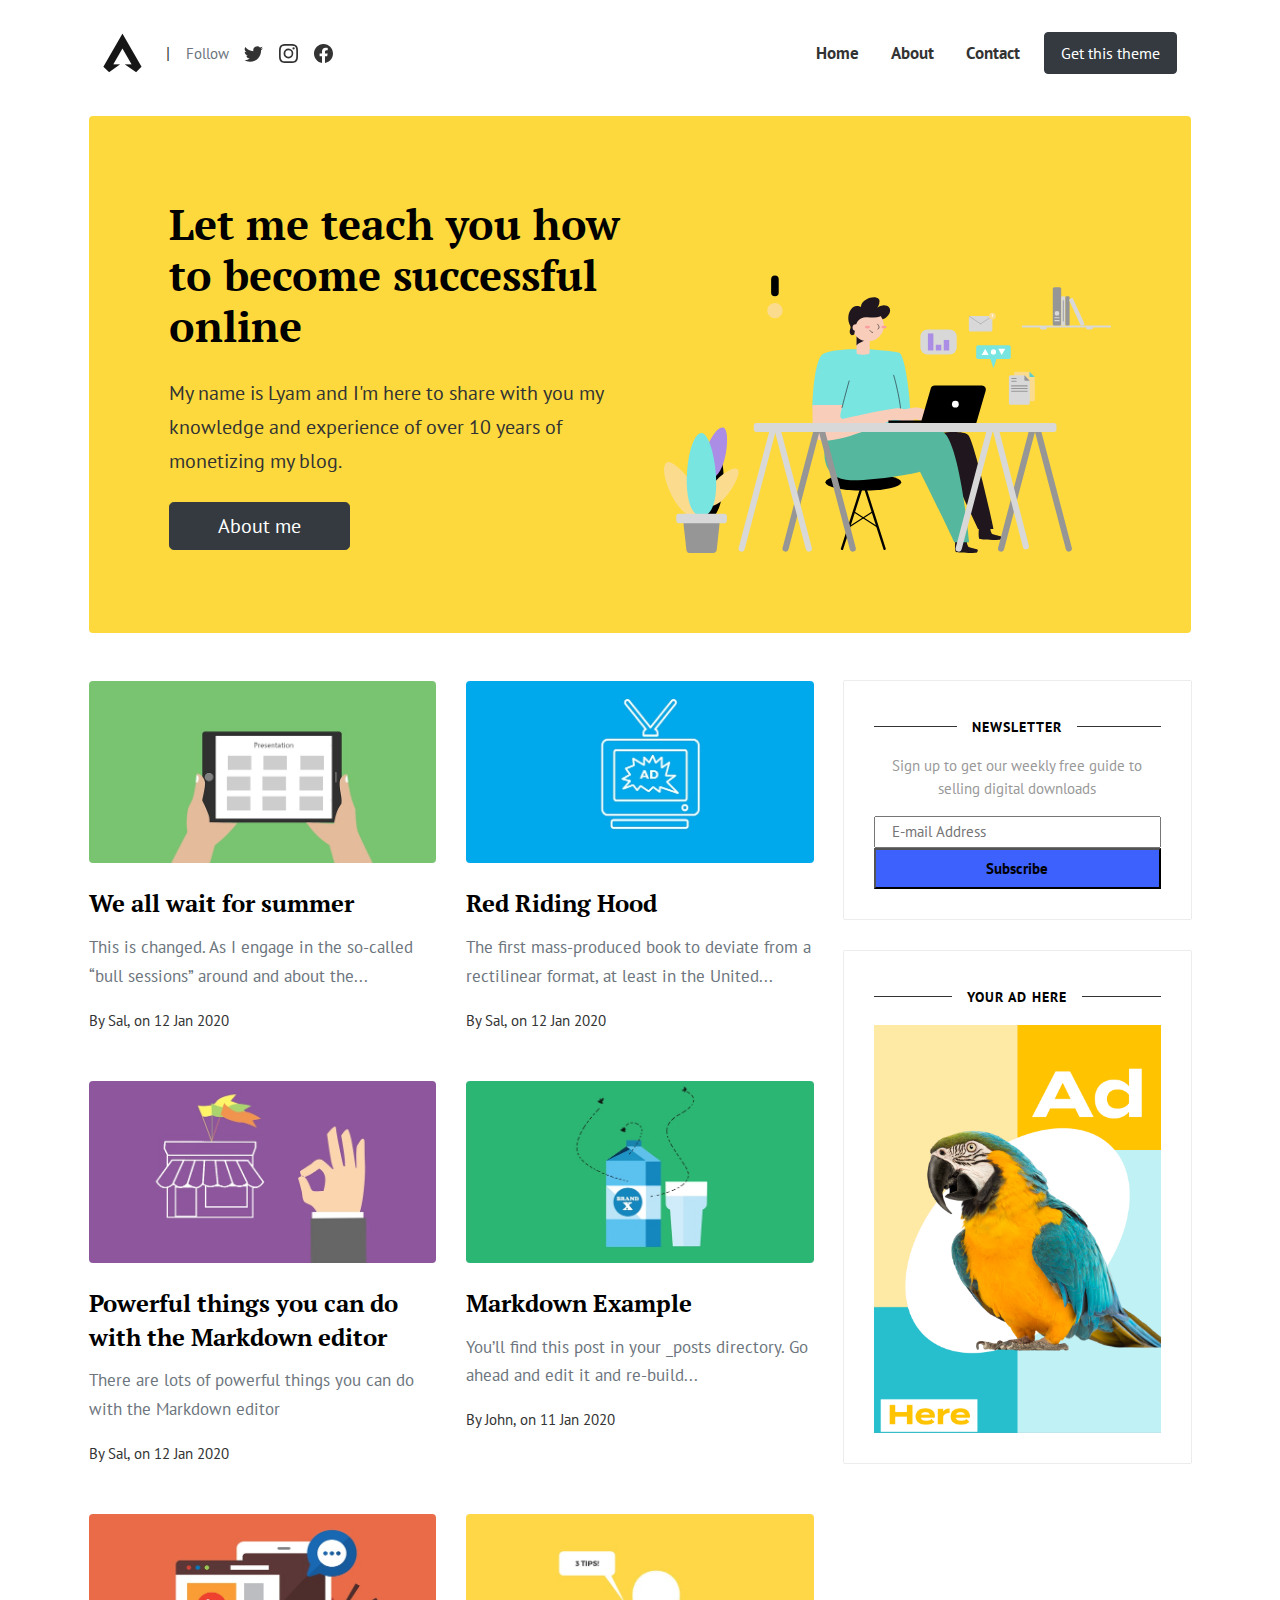
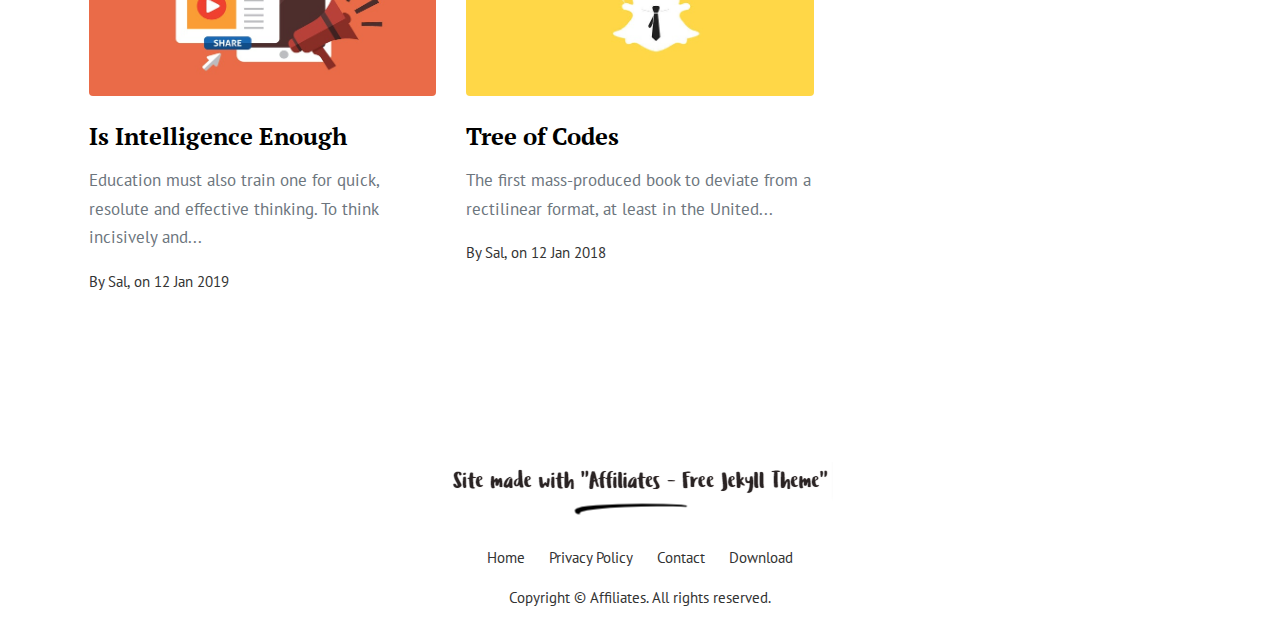
<file: index.html>
<!DOCTYPE html>
<html lang="en">
<head>
<meta charset="utf-8">
<meta name="viewport" content="width=device-width, initial-scale=1, shrink-to-fit=no">
<link rel="icon" href="https://ulc5410.github.io/test_site/assets/images/favicon.ico">

<title>Home | Affiliates</title>

<!-- Begin Jekyll SEO tag v2.8.0 -->
<title>Home | Affiliates</title>
<meta name="generator" content="Jekyll v3.9.3" />
<meta property="og:title" content="Home" />
<meta name="author" content="Sal" />
<meta property="og:locale" content="en_us" />
<meta name="description" content="no description" />
<meta property="og:description" content="no description" />
<meta property="og:site_name" content="Affiliates" />
<meta property="og:type" content="website" />
<meta name="twitter:card" content="summary" />
<meta property="twitter:title" content="Home" />
<script type="application/ld+json">
{"@context":"https://schema.org","@type":"WebSite","author":{"@type":"Person","name":"Sal"},"description":"no description","headline":"Home","name":"Affiliates","publisher":{"@type":"Organization","logo":{"@type":"ImageObject","url":"/https://ulc5410.github.io/test_site/assets/images/logo.png"},"name":"Sal"},"url":"/https://ulc5410.github.io/test_site/"}</script>
<!-- End Jekyll SEO tag -->


<link href="https://ulc5410.github.io/test_site/assets/css/theme.css" rel="stylesheet">

<!-- custom CSS - Remove this if you don't use it or choose to customize the stylesheet with sass-->
<link href="https://ulc5410.github.io/test_site/assets/css/custom.css" rel="stylesheet">
<!-- custom CSS end-->
    

   
</head>   
    

<body class="layout-default">

    
<!-- Menu Navigation
================================================== -->
<div class="navigation-wrap start-header start-style">
    <nav class="navbar navbar-expand-lg">
        <div class="container">

          <a class="navbar-brand text-dark font-weight-bold big d-flex align-items-center" href="https://ulc5410.github.io/test_site/">
          
          <img class="mr-2" src="https://ulc5410.github.io/test_site/assets/images/logo.png" alt="logo"> 
          
          </a> | 
          

          <div class="d-flex align-items-center">
            
            <span class="ml-3 text-muted small">Follow</span>

            <a class="d-inline-block social-icon" target="_blank" href="https://twitter.com/bstartercom">
              <svg xmlns="http://www.w3.org/2000/svg" width="19" height="19" fill="currentColor" class="bi bi-twitter" viewBox="0 0 16 16">
              <path d="M5.026 15c6.038 0 9.341-5.003 9.341-9.334 0-.14 0-.282-.006-.422A6.685 6.685 0 0 0 16 3.542a6.658 6.658 0 0 1-1.889.518 3.301 3.301 0 0 0 1.447-1.817 6.533 6.533 0 0 1-2.087.793A3.286 3.286 0 0 0 7.875 6.03a9.325 9.325 0 0 1-6.767-3.429 3.289 3.289 0 0 0 1.018 4.382A3.323 3.323 0 0 1 .64 6.575v.045a3.288 3.288 0 0 0 2.632 3.218 3.203 3.203 0 0 1-.865.115 3.23 3.23 0 0 1-.614-.057 3.283 3.283 0 0 0 3.067 2.277A6.588 6.588 0 0 1 .78 13.58a6.32 6.32 0 0 1-.78-.045A9.344 9.344 0 0 0 5.026 15z"/>
            </svg> 
            </a>
            
            <a class="d-inline-block social-icon" target="_blank" href="https://www.instagram.com/bootstrapstarter/">
              <svg xmlns="http://www.w3.org/2000/svg" width="19" height="19" fill="currentColor" class="bi bi-instagram" viewBox="0 0 16 16">
              <path d="M8 0C5.829 0 5.556.01 4.703.048 3.85.088 3.269.222 2.76.42a3.917 3.917 0 0 0-1.417.923A3.927 3.927 0 0 0 .42 2.76C.222 3.268.087 3.85.048 4.7.01 5.555 0 5.827 0 8.001c0 2.172.01 2.444.048 3.297.04.852.174 1.433.372 1.942.205.526.478.972.923 1.417.444.445.89.719 1.416.923.51.198 1.09.333 1.942.372C5.555 15.99 5.827 16 8 16s2.444-.01 3.298-.048c.851-.04 1.434-.174 1.943-.372a3.916 3.916 0 0 0 1.416-.923c.445-.445.718-.891.923-1.417.197-.509.332-1.09.372-1.942C15.99 10.445 16 10.173 16 8s-.01-2.445-.048-3.299c-.04-.851-.175-1.433-.372-1.941a3.926 3.926 0 0 0-.923-1.417A3.911 3.911 0 0 0 13.24.42c-.51-.198-1.092-.333-1.943-.372C10.443.01 10.172 0 7.998 0h.003zm-.717 1.442h.718c2.136 0 2.389.007 3.232.046.78.035 1.204.166 1.486.275.373.145.64.319.92.599.28.28.453.546.598.92.11.281.24.705.275 1.485.039.843.047 1.096.047 3.231s-.008 2.389-.047 3.232c-.035.78-.166 1.203-.275 1.485a2.47 2.47 0 0 1-.599.919c-.28.28-.546.453-.92.598-.28.11-.704.24-1.485.276-.843.038-1.096.047-3.232.047s-2.39-.009-3.233-.047c-.78-.036-1.203-.166-1.485-.276a2.478 2.478 0 0 1-.92-.598 2.48 2.48 0 0 1-.6-.92c-.109-.281-.24-.705-.275-1.485-.038-.843-.046-1.096-.046-3.233 0-2.136.008-2.388.046-3.231.036-.78.166-1.204.276-1.486.145-.373.319-.64.599-.92.28-.28.546-.453.92-.598.282-.11.705-.24 1.485-.276.738-.034 1.024-.044 2.515-.045v.002zm4.988 1.328a.96.96 0 1 0 0 1.92.96.96 0 0 0 0-1.92zm-4.27 1.122a4.109 4.109 0 1 0 0 8.217 4.109 4.109 0 0 0 0-8.217zm0 1.441a2.667 2.667 0 1 1 0 5.334 2.667 2.667 0 0 1 0-5.334z"/>
            </svg>
            </a>
      
            <a class="d-inline-block social-icon" target="_blank" href="https://www.facebook.com/bootstrapstartercom-346329609045284">
              <svg xmlns="http://www.w3.org/2000/svg" width="19" height="19" fill="currentColor" class="bi bi-facebook" viewBox="0 0 16 16">
              <path d="M16 8.049c0-4.446-3.582-8.05-8-8.05C3.58 0-.002 3.603-.002 8.05c0 4.017 2.926 7.347 6.75 7.951v-5.625h-2.03V8.05H6.75V6.275c0-2.017 1.195-3.131 3.022-3.131.876 0 1.791.157 1.791.157v1.98h-1.009c-.993 0-1.303.621-1.303 1.258v1.51h2.218l-.354 2.326H9.25V16c3.824-.604 6.75-3.934 6.75-7.951z"/>
            </svg>
            </a>

          </div>
    
          <button class="navbar-toggler" type="button" data-bs-toggle="collapse" data-bs-target="#navbarResponsive" aria-controls="navbarResponsive" aria-expanded="false" aria-label="Toggle navigation">
            <svg xmlns="http://www.w3.org/2000/svg" width="26" height="26" fill="currentColor" class="bi bi-three-dots-vertical" viewBox="0 0 16 16">
              <path d="M9.5 13a1.5 1.5 0 1 1-3 0 1.5 1.5 0 0 1 3 0zm0-5a1.5 1.5 0 1 1-3 0 1.5 1.5 0 0 1 3 0zm0-5a1.5 1.5 0 1 1-3 0 1.5 1.5 0 0 1 3 0z"/>
            </svg>
          </button>
          
          <div class="collapse navbar-collapse" id="navbarResponsive">
            <ul class="navbar-nav ml-auto font-weight-bold d-flex align-items-center">
              
              <li class="nav-item">
                <a class="nav-link px-3 " href="https://ulc5410.github.io/test_site/" alt="Home">Home</a>
              </li>
              
              <li class="nav-item">
                <a class="nav-link px-3 " href="https://ulc5410.github.io/test_site/about/" alt="About">About</a>
              </li>
              
              <li class="nav-item">
                <a class="nav-link px-3 " href="https://ulc5410.github.io/test_site/contact/" alt="Contact">Contact</a>
              </li>
              
              <li class="nav-item">
                <a class="nav-link px-3 ml-2 btn btn-dark text-white px-3" href="https://bootstrapstarter.com/template-affiliates-bootstrap-jekyll/" alt="Get this theme">Get this theme</a>
              </li>
              
            </ul>
          </div>

        </div>
      </nav>
    </div>  

    
<!-- Container
================================================== -->    
<main class="container">   
      <!-- Home Intro
================================================== -->
 
<div class="rounded mb-5 hero">
  <div class="row align-items-center justify-content-between">
    <div class="col-md-6">
      <h1 class="font-weight-bold mb-4 serif-font">Let me  teach you how to become successful online</h1>
      <p class="lead mb-4">My name is Lyam and I'm here to share with you my knowledge and experience of over 10 years of monetizing my blog.</p>
      <a href="https://ulc5410.github.io/test_site/about" class="btn btn-dark text-white px-5 btn-lg">About me</a>
    </div>
    <div class="col-md-6 text-right pl-0 pl-lg-4">
      <img class="intro" height="500" src="https://ulc5410.github.io/test_site/assets/images/intro.svg">      
    </div>
  </div>
</div>


<!-- Featured
================================================== -->
<section class="row">
  
      
  
      
  
      
  
      
  
      
  
      
  
  </div>
</section>

<!-- Posts List with Sidebar (except featured)
================================================== -->
<section class="row">
  <div class="col-sm-8">
    <div class="row">
      
      
      <div class="col-md-6 mb-5">
        <!-- begin post -->

<div class="card">
    <a href="/https://ulc5410.github.io/test_site/we-all-wait-for-summer/">
         <img class="rounded mb-4" src="https://ulc5410.github.io/test_site/assets/images/1.jpg" alt="We all wait for summer"> 
    </a>
    <div class="card-block">
        <h2 class="card-title h4 serif-font"><a href="/https://ulc5410.github.io/test_site/we-all-wait-for-summer/">We all wait for summer</a></h2>
        <p class="card-text text-muted">This is changed. As I engage in the so-called “bull sessions” around and about the...</p>
        <div class="metafooter">
            <div class="wrapfooter small d-flex align-items-center">
                <span class="author-meta">
                By  <span class="post-name"> Sal, </span>             
                on <span class="post-date">12 Jan 2020</span>
                </span>               
                <div class="clearfix"></div>
            </div>
        </div>
    </div>
</div>
<!-- end post -->
      </div>
      
      
      
      <div class="col-md-6 mb-5">
        <!-- begin post -->

<div class="card">
    <a href="/https://ulc5410.github.io/test_site/red-riding/">
         <img class="rounded mb-4" src="https://ulc5410.github.io/test_site/assets/images/3.jpg" alt="Red Riding Hood"> 
    </a>
    <div class="card-block">
        <h2 class="card-title h4 serif-font"><a href="/https://ulc5410.github.io/test_site/red-riding/">Red Riding Hood</a></h2>
        <p class="card-text text-muted">The first mass-produced book to deviate from a rectilinear format, at least in the United...</p>
        <div class="metafooter">
            <div class="wrapfooter small d-flex align-items-center">
                <span class="author-meta">
                By  <span class="post-name"> Sal, </span>             
                on <span class="post-date">12 Jan 2020</span>
                </span>               
                <div class="clearfix"></div>
            </div>
        </div>
    </div>
</div>
<!-- end post -->
      </div>
      
      
      
      <div class="col-md-6 mb-5">
        <!-- begin post -->

<div class="card">
    <a href="/https://ulc5410.github.io/test_site/powerful-things-markdown-editor/">
         <img class="rounded mb-4" src="https://ulc5410.github.io/test_site/assets/images/4.jpg" alt="Powerful things you can do with the Markdown editor"> 
    </a>
    <div class="card-block">
        <h2 class="card-title h4 serif-font"><a href="/https://ulc5410.github.io/test_site/powerful-things-markdown-editor/">Powerful things you can do with the Markdown editor</a></h2>
        <p class="card-text text-muted">There are lots of powerful things you can do with the Markdown editor

</p>
        <div class="metafooter">
            <div class="wrapfooter small d-flex align-items-center">
                <span class="author-meta">
                By  <span class="post-name"> Sal, </span>             
                on <span class="post-date">12 Jan 2020</span>
                </span>               
                <div class="clearfix"></div>
            </div>
        </div>
    </div>
</div>
<!-- end post -->
      </div>
      
      
      
      <div class="col-md-6 mb-5">
        <!-- begin post -->

<div class="card">
    <a href="/https://ulc5410.github.io/test_site/markup-example/">
         <img class="rounded mb-4" src="https://ulc5410.github.io/test_site/assets/images/6.jpg" alt="Markdown Example"> 
    </a>
    <div class="card-block">
        <h2 class="card-title h4 serif-font"><a href="/https://ulc5410.github.io/test_site/markup-example/">Markdown Example</a></h2>
        <p class="card-text text-muted">You’ll find this post in your _posts directory. Go ahead and edit it and re-build...</p>
        <div class="metafooter">
            <div class="wrapfooter small d-flex align-items-center">
                <span class="author-meta">
                By  <span class="post-name"> John, </span>             
                on <span class="post-date">11 Jan 2020</span>
                </span>               
                <div class="clearfix"></div>
            </div>
        </div>
    </div>
</div>
<!-- end post -->
      </div>
      
      
      
      <div class="col-md-6 mb-5">
        <!-- begin post -->

<div class="card">
    <a href="/https://ulc5410.github.io/test_site/is-intelligence-enough/">
         <img class="rounded mb-4" src="https://ulc5410.github.io/test_site/assets/images/5.jpg" alt="Is Intelligence Enough"> 
    </a>
    <div class="card-block">
        <h2 class="card-title h4 serif-font"><a href="/https://ulc5410.github.io/test_site/is-intelligence-enough/">Is Intelligence Enough</a></h2>
        <p class="card-text text-muted">Education must also train one for quick, resolute and effective thinking. To think incisively and...</p>
        <div class="metafooter">
            <div class="wrapfooter small d-flex align-items-center">
                <span class="author-meta">
                By  <span class="post-name"> Sal, </span>             
                on <span class="post-date">12 Jan 2019</span>
                </span>               
                <div class="clearfix"></div>
            </div>
        </div>
    </div>
</div>
<!-- end post -->
      </div>
      
      
      
      <div class="col-md-6 mb-5">
        <!-- begin post -->

<div class="card">
    <a href="/https://ulc5410.github.io/test_site/tree-of-codes/">
         <img class="rounded mb-4" src="https://ulc5410.github.io/test_site/assets/images/2.jpg" alt="Tree of Codes"> 
    </a>
    <div class="card-block">
        <h2 class="card-title h4 serif-font"><a href="/https://ulc5410.github.io/test_site/tree-of-codes/">Tree of Codes</a></h2>
        <p class="card-text text-muted">The first mass-produced book to deviate from a rectilinear format, at least in the United...</p>
        <div class="metafooter">
            <div class="wrapfooter small d-flex align-items-center">
                <span class="author-meta">
                By  <span class="post-name"> Sal, </span>             
                on <span class="post-date">12 Jan 2018</span>
                </span>               
                <div class="clearfix"></div>
            </div>
        </div>
    </div>
</div>
<!-- end post -->
      </div>
      
      
    </div>
    <!-- Pagination -->
    <div class="bottompagination">
      <span class="navigation" role="navigation">
          <nav class="pagination" role="pagination">
    
    <span class="page-number d-none"> &nbsp; &nbsp; Page 1 of 1 &nbsp; &nbsp; </span>
     
</nav>
      </span>
    </div>
  </div>
  <div class="col-sm-4">
    <div class="sidebar sticky-top">        
    <div class="sidebar-section">
        <h5><span>Newsletter</span></h5>
        <!-- Go to your Mailchimp account/Lists/Sign Up Forms/Embedded forms and replace the code below with your own  -->

<!-- Begin MailChimp Signup Form -->
<link href="//cdn-images.mailchimp.com/embedcode/classic-10_7.css" rel="stylesheet" type="text/css">
<style type="text/css">
	#mc_embed_signup{background:#fff; clear:left; }
	/* Add your own MailChimp form style overrides in your site stylesheet or in this style block.
	   We recommend moving this block and the preceding CSS link to the HEAD of your HTML file. */
</style>
<div id="mc_embed_signup">
<form action="https://wowthemes.us11.list-manage.com/subscribe/post?u=8aeb20a530e124561927d3bd8&amp;id=8c3d2d214b" method="post" id="mc-embedded-subscribe-form" name="mc-embedded-subscribe-form" class="validate" target="_blank" novalidate>
	<div id="mc_embed_signup_scroll">
	<h2>Sign up to get our weekly free guide to selling digital downloads</h2>

<div class="mc-field-group">                
	<input type="email" value="" name="EMAIL" class="required email" id="mce-EMAIL" placeholder="E-mail Address">
</div>
	<div id="mce-responses" class="clear">
		<div class="response" id="mce-error-response" style="display:none"></div>
		<div class="response" id="mce-success-response" style="display:none"></div>
	</div>    <!-- real people should not fill this in and expect good things - do not remove this or risk form bot signups-->
	<div style="position: absolute; left: -5000px;" aria-hidden="true"><input type="text" name="b_8aeb20a530e124561927d3bd8_8c3d2d214b" tabindex="-1" value=""></div>
	<div class="clear"><input type="submit" value="Subscribe" name="subscribe" id="mc-embedded-subscribe" class="button"></div>
	</div>
</form>
</div>
<script type='text/javascript' src='//s3.amazonaws.com/downloads.mailchimp.com/js/mc-validate.js'></script><script type='text/javascript'>(function($) {window.fnames = new Array(); window.ftypes = new Array();fnames[0]='EMAIL';ftypes[0]='email';fnames[3]='MMERGE3';ftypes[3]='text';fnames[1]='MMERGE1';ftypes[1]='text';fnames[2]='MMERGE2';ftypes[2]='text';fnames[4]='MMERGE4';ftypes[4]='text';fnames[5]='MMERGE5';ftypes[5]='text';}(jQuery));var $mcj = jQuery.noConflict(true);</script>
<!--End mc_embed_signup-->
    </div>
    <div class="sidebar-section">
        <h5><span>Your Ad Here</span></h5>
        <img src="https://ulc5410.github.io/test_site/assets/images/ad.png">
    </div>
</div>
  </div>
</section>
  
</main>

<!-- Footer
================================================== -->    
<footer class="footer container text-center">  

  <!-- CREDITS BEGIN.-->
  <!-- If you want to support my work, please donate to remove the credits. This helps me keep it up and running: https://www.wowthemes.net/donate/ -->
  <div class="credits mx-auto text-center mb-3">
    <a class="hover-opacity font-weight-bold" href="https://bootstrapstarter.com/template-affiliates-bootstrap-jekyll/">
      <img src="https://ulc5410.github.io/test_site/assets/images/credits.png" alt="powered by WowThemes">
    </a>
  </div>
  <!-- CREDITS END -->

  <ul class="p-0 mb-1 small">
    
    <li>
      <a href="https://ulc5410.github.io/test_site/" alt="Home">Home</a>
    </li>
    
    <li>
      <a href="https://ulc5410.github.io/test_site/privacy-policy/" alt="Privacy Policy">Privacy Policy</a>
    </li>
    
    <li>
      <a href="https://ulc5410.github.io/test_site/contact/" alt="Contact">Contact</a>
    </li>
    
    <li>
      <a href="https://bootstrapstarter.com/template-affiliates-bootstrap-jekyll/" alt="Download">Download</a>
    </li>
    
    </ul>
    <div class="copyright small">
       Copyright © Affiliates. All rights reserved.
    </div>
</footer>

<!-- JavaScript
================================================== -->    
<script src="https://ulc5410.github.io/test_site/assets/js/jquery.min.js"></script>   
<script src="https://ulc5410.github.io/test_site/assets/js/bootstrap.min.js"></script>   
<script src="https://ulc5410.github.io/test_site/assets/js/theme.js"></script>    
    
</body>
    
</html>
</file>
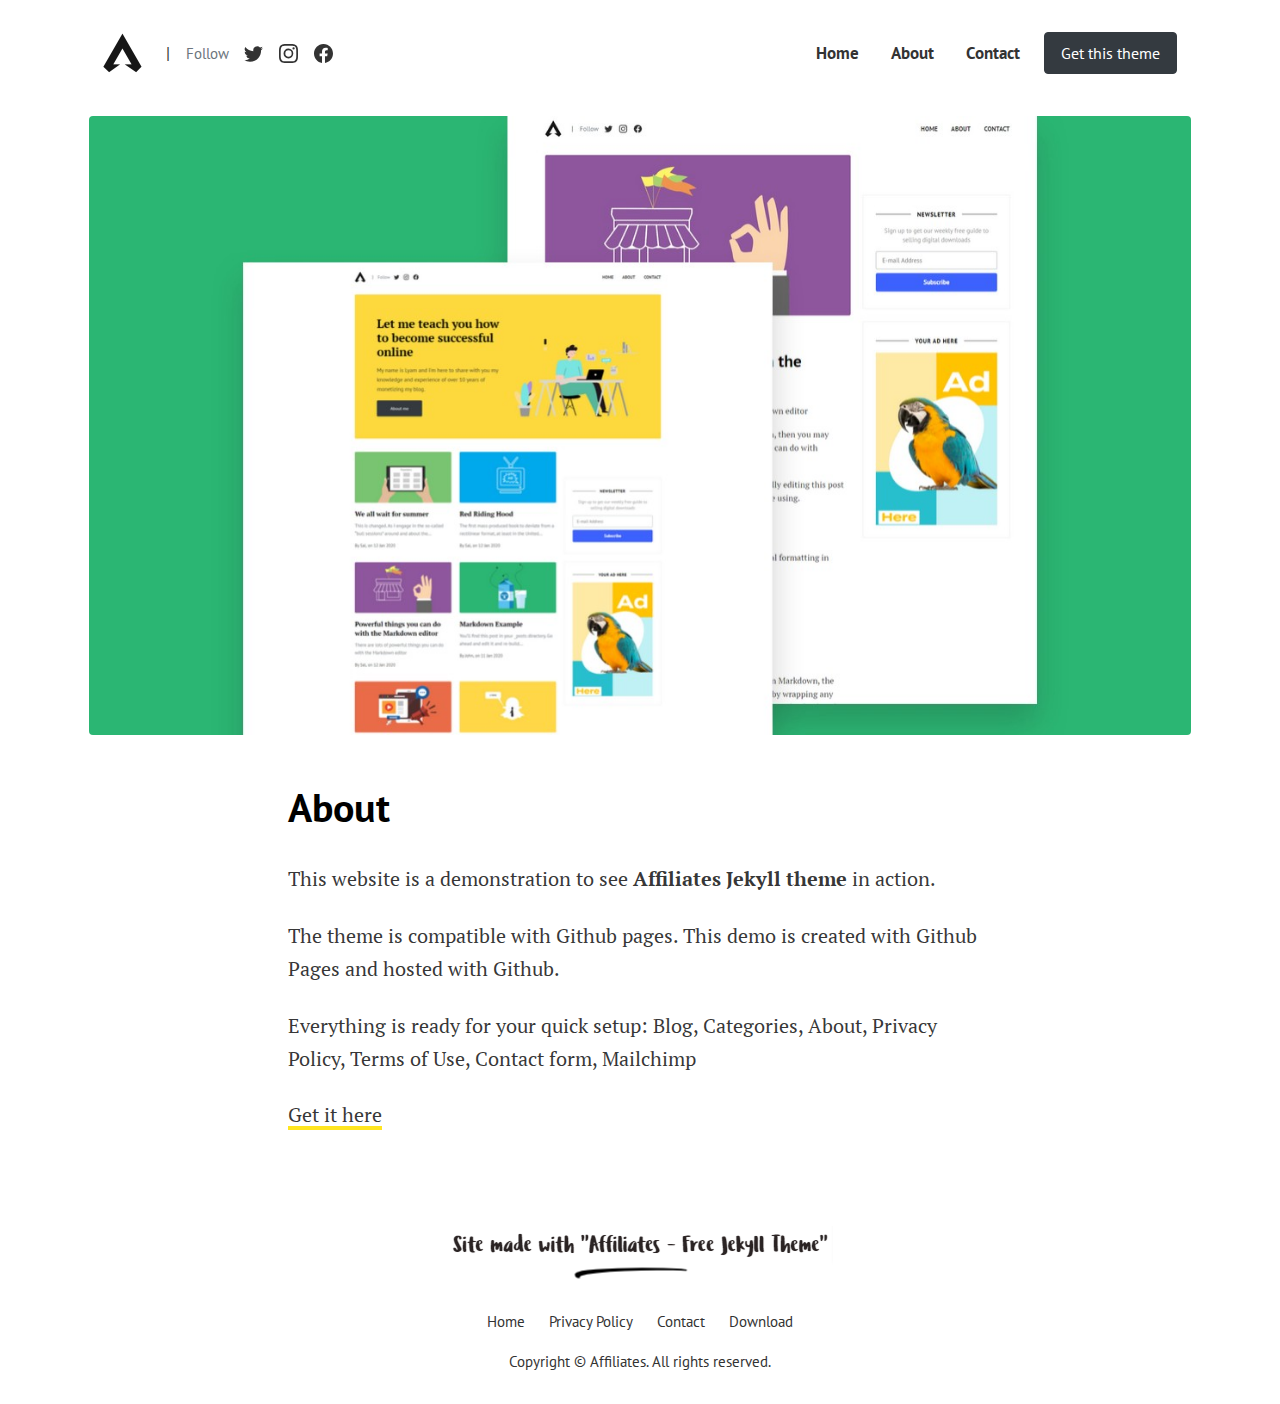
<file: about/index.html>
<!DOCTYPE html>
<html lang="en">
<head>
<meta charset="utf-8">
<meta name="viewport" content="width=device-width, initial-scale=1, shrink-to-fit=no">
<link rel="icon" href="https://ulc5410.github.io/test_site/assets/images/favicon.ico">

<title>About | Affiliates</title>

<!-- Begin Jekyll SEO tag v2.8.0 -->
<title>About | Affiliates</title>
<meta name="generator" content="Jekyll v3.9.3" />
<meta property="og:title" content="About" />
<meta name="author" content="Sal" />
<meta property="og:locale" content="en_us" />
<meta name="description" content="no description" />
<meta property="og:description" content="no description" />
<meta property="og:site_name" content="Affiliates" />
<meta property="og:image" content="/https://ulc5410.github.io/test_site/assets/images/screenshot.png" />
<meta property="og:type" content="website" />
<meta name="twitter:card" content="summary_large_image" />
<meta property="twitter:image" content="/https://ulc5410.github.io/test_site/assets/images/screenshot.png" />
<meta property="twitter:title" content="About" />
<script type="application/ld+json">
{"@context":"https://schema.org","@type":"WebSite","author":{"@type":"Person","name":"Sal"},"description":"no description","headline":"About","image":"/https://ulc5410.github.io/test_site/assets/images/screenshot.png","name":"Affiliates","publisher":{"@type":"Organization","logo":{"@type":"ImageObject","url":"/https://ulc5410.github.io/test_site/assets/images/logo.png"},"name":"Sal"},"url":"/https://ulc5410.github.io/test_site/about/"}</script>
<!-- End Jekyll SEO tag -->


<link href="https://ulc5410.github.io/test_site/assets/css/theme.css" rel="stylesheet">

<!-- custom CSS - Remove this if you don't use it or choose to customize the stylesheet with sass-->
<link href="https://ulc5410.github.io/test_site/assets/css/custom.css" rel="stylesheet">
<!-- custom CSS end-->
    

   
</head>   
    

<body class="layout-page">

    
<!-- Menu Navigation
================================================== -->
<div class="navigation-wrap start-header start-style">
    <nav class="navbar navbar-expand-lg">
        <div class="container">

          <a class="navbar-brand text-dark font-weight-bold big d-flex align-items-center" href="https://ulc5410.github.io/test_site/">
          
          <img class="mr-2" src="https://ulc5410.github.io/test_site/assets/images/logo.png" alt="logo"> 
          
          </a> | 
          

          <div class="d-flex align-items-center">
            
            <span class="ml-3 text-muted small">Follow</span>

            <a class="d-inline-block social-icon" target="_blank" href="https://twitter.com/bstartercom">
              <svg xmlns="http://www.w3.org/2000/svg" width="19" height="19" fill="currentColor" class="bi bi-twitter" viewBox="0 0 16 16">
              <path d="M5.026 15c6.038 0 9.341-5.003 9.341-9.334 0-.14 0-.282-.006-.422A6.685 6.685 0 0 0 16 3.542a6.658 6.658 0 0 1-1.889.518 3.301 3.301 0 0 0 1.447-1.817 6.533 6.533 0 0 1-2.087.793A3.286 3.286 0 0 0 7.875 6.03a9.325 9.325 0 0 1-6.767-3.429 3.289 3.289 0 0 0 1.018 4.382A3.323 3.323 0 0 1 .64 6.575v.045a3.288 3.288 0 0 0 2.632 3.218 3.203 3.203 0 0 1-.865.115 3.23 3.23 0 0 1-.614-.057 3.283 3.283 0 0 0 3.067 2.277A6.588 6.588 0 0 1 .78 13.58a6.32 6.32 0 0 1-.78-.045A9.344 9.344 0 0 0 5.026 15z"/>
            </svg> 
            </a>
            
            <a class="d-inline-block social-icon" target="_blank" href="https://www.instagram.com/bootstrapstarter/">
              <svg xmlns="http://www.w3.org/2000/svg" width="19" height="19" fill="currentColor" class="bi bi-instagram" viewBox="0 0 16 16">
              <path d="M8 0C5.829 0 5.556.01 4.703.048 3.85.088 3.269.222 2.76.42a3.917 3.917 0 0 0-1.417.923A3.927 3.927 0 0 0 .42 2.76C.222 3.268.087 3.85.048 4.7.01 5.555 0 5.827 0 8.001c0 2.172.01 2.444.048 3.297.04.852.174 1.433.372 1.942.205.526.478.972.923 1.417.444.445.89.719 1.416.923.51.198 1.09.333 1.942.372C5.555 15.99 5.827 16 8 16s2.444-.01 3.298-.048c.851-.04 1.434-.174 1.943-.372a3.916 3.916 0 0 0 1.416-.923c.445-.445.718-.891.923-1.417.197-.509.332-1.09.372-1.942C15.99 10.445 16 10.173 16 8s-.01-2.445-.048-3.299c-.04-.851-.175-1.433-.372-1.941a3.926 3.926 0 0 0-.923-1.417A3.911 3.911 0 0 0 13.24.42c-.51-.198-1.092-.333-1.943-.372C10.443.01 10.172 0 7.998 0h.003zm-.717 1.442h.718c2.136 0 2.389.007 3.232.046.78.035 1.204.166 1.486.275.373.145.64.319.92.599.28.28.453.546.598.92.11.281.24.705.275 1.485.039.843.047 1.096.047 3.231s-.008 2.389-.047 3.232c-.035.78-.166 1.203-.275 1.485a2.47 2.47 0 0 1-.599.919c-.28.28-.546.453-.92.598-.28.11-.704.24-1.485.276-.843.038-1.096.047-3.232.047s-2.39-.009-3.233-.047c-.78-.036-1.203-.166-1.485-.276a2.478 2.478 0 0 1-.92-.598 2.48 2.48 0 0 1-.6-.92c-.109-.281-.24-.705-.275-1.485-.038-.843-.046-1.096-.046-3.233 0-2.136.008-2.388.046-3.231.036-.78.166-1.204.276-1.486.145-.373.319-.64.599-.92.28-.28.546-.453.92-.598.282-.11.705-.24 1.485-.276.738-.034 1.024-.044 2.515-.045v.002zm4.988 1.328a.96.96 0 1 0 0 1.92.96.96 0 0 0 0-1.92zm-4.27 1.122a4.109 4.109 0 1 0 0 8.217 4.109 4.109 0 0 0 0-8.217zm0 1.441a2.667 2.667 0 1 1 0 5.334 2.667 2.667 0 0 1 0-5.334z"/>
            </svg>
            </a>
      
            <a class="d-inline-block social-icon" target="_blank" href="https://www.facebook.com/bootstrapstartercom-346329609045284">
              <svg xmlns="http://www.w3.org/2000/svg" width="19" height="19" fill="currentColor" class="bi bi-facebook" viewBox="0 0 16 16">
              <path d="M16 8.049c0-4.446-3.582-8.05-8-8.05C3.58 0-.002 3.603-.002 8.05c0 4.017 2.926 7.347 6.75 7.951v-5.625h-2.03V8.05H6.75V6.275c0-2.017 1.195-3.131 3.022-3.131.876 0 1.791.157 1.791.157v1.98h-1.009c-.993 0-1.303.621-1.303 1.258v1.51h2.218l-.354 2.326H9.25V16c3.824-.604 6.75-3.934 6.75-7.951z"/>
            </svg>
            </a>

          </div>
    
          <button class="navbar-toggler" type="button" data-bs-toggle="collapse" data-bs-target="#navbarResponsive" aria-controls="navbarResponsive" aria-expanded="false" aria-label="Toggle navigation">
            <svg xmlns="http://www.w3.org/2000/svg" width="26" height="26" fill="currentColor" class="bi bi-three-dots-vertical" viewBox="0 0 16 16">
              <path d="M9.5 13a1.5 1.5 0 1 1-3 0 1.5 1.5 0 0 1 3 0zm0-5a1.5 1.5 0 1 1-3 0 1.5 1.5 0 0 1 3 0zm0-5a1.5 1.5 0 1 1-3 0 1.5 1.5 0 0 1 3 0z"/>
            </svg>
          </button>
          
          <div class="collapse navbar-collapse" id="navbarResponsive">
            <ul class="navbar-nav ml-auto font-weight-bold d-flex align-items-center">
              
              <li class="nav-item">
                <a class="nav-link px-3 " href="https://ulc5410.github.io/test_site/" alt="Home">Home</a>
              </li>
              
              <li class="nav-item">
                <a class="nav-link px-3 " href="https://ulc5410.github.io/test_site/about/" alt="About">About</a>
              </li>
              
              <li class="nav-item">
                <a class="nav-link px-3 " href="https://ulc5410.github.io/test_site/contact/" alt="Contact">Contact</a>
              </li>
              
              <li class="nav-item">
                <a class="nav-link px-3 ml-2 btn btn-dark text-white px-3" href="https://bootstrapstarter.com/template-affiliates-bootstrap-jekyll/" alt="Get this theme">Get this theme</a>
              </li>
              
            </ul>
          </div>

        </div>
      </nav>
    </div>  

    
<!-- Container
================================================== -->    
<main class="container">   
      <!-- Post Featured Image -->

<div class="text-center mx-auto mb-5">
  <img class="featured-image text-center mx-auto rounded" src="https://ulc5410.github.io/test_site/assets/images/screenshot.png" alt="About">
</div>

<!-- End Featured Image -->

<div class="col-lg-8 mx-auto">

  <div class="mainheading">
    <h1 class="posttitle">About</h1>
  </div>

  <div class="article-post serif-font">
    <p>This website is a demonstration to see <strong>Affiliates Jekyll theme</strong> in action.</p>

<p>The theme is compatible with Github pages. This demo is created with Github Pages and hosted with Github.</p>

<p>Everything is ready for your quick setup: Blog, Categories, About, Privacy Policy, Terms of Use, Contact form, Mailchimp</p>

<p><a href="https://bootstrapstarter.com/jekyll-theme-memoirs/">Get it here</a></p>


  </div>

  

</div>  
</main>

<!-- Footer
================================================== -->    
<footer class="footer container text-center">  

  <!-- CREDITS BEGIN.-->
  <!-- If you want to support my work, please donate to remove the credits. This helps me keep it up and running: https://www.wowthemes.net/donate/ -->
  <div class="credits mx-auto text-center mb-3">
    <a class="hover-opacity font-weight-bold" href="https://bootstrapstarter.com/template-affiliates-bootstrap-jekyll/">
      <img src="https://ulc5410.github.io/test_site/assets/images/credits.png" alt="powered by WowThemes">
    </a>
  </div>
  <!-- CREDITS END -->

  <ul class="p-0 mb-1 small">
    
    <li>
      <a href="https://ulc5410.github.io/test_site/" alt="Home">Home</a>
    </li>
    
    <li>
      <a href="https://ulc5410.github.io/test_site/privacy-policy/" alt="Privacy Policy">Privacy Policy</a>
    </li>
    
    <li>
      <a href="https://ulc5410.github.io/test_site/contact/" alt="Contact">Contact</a>
    </li>
    
    <li>
      <a href="https://bootstrapstarter.com/template-affiliates-bootstrap-jekyll/" alt="Download">Download</a>
    </li>
    
    </ul>
    <div class="copyright small">
       Copyright © Affiliates. All rights reserved.
    </div>
</footer>

<!-- JavaScript
================================================== -->    
<script src="https://ulc5410.github.io/test_site/assets/js/jquery.min.js"></script>   
<script src="https://ulc5410.github.io/test_site/assets/js/bootstrap.min.js"></script>   
<script src="https://ulc5410.github.io/test_site/assets/js/theme.js"></script>    
    
</body>
    
</html>
</file>
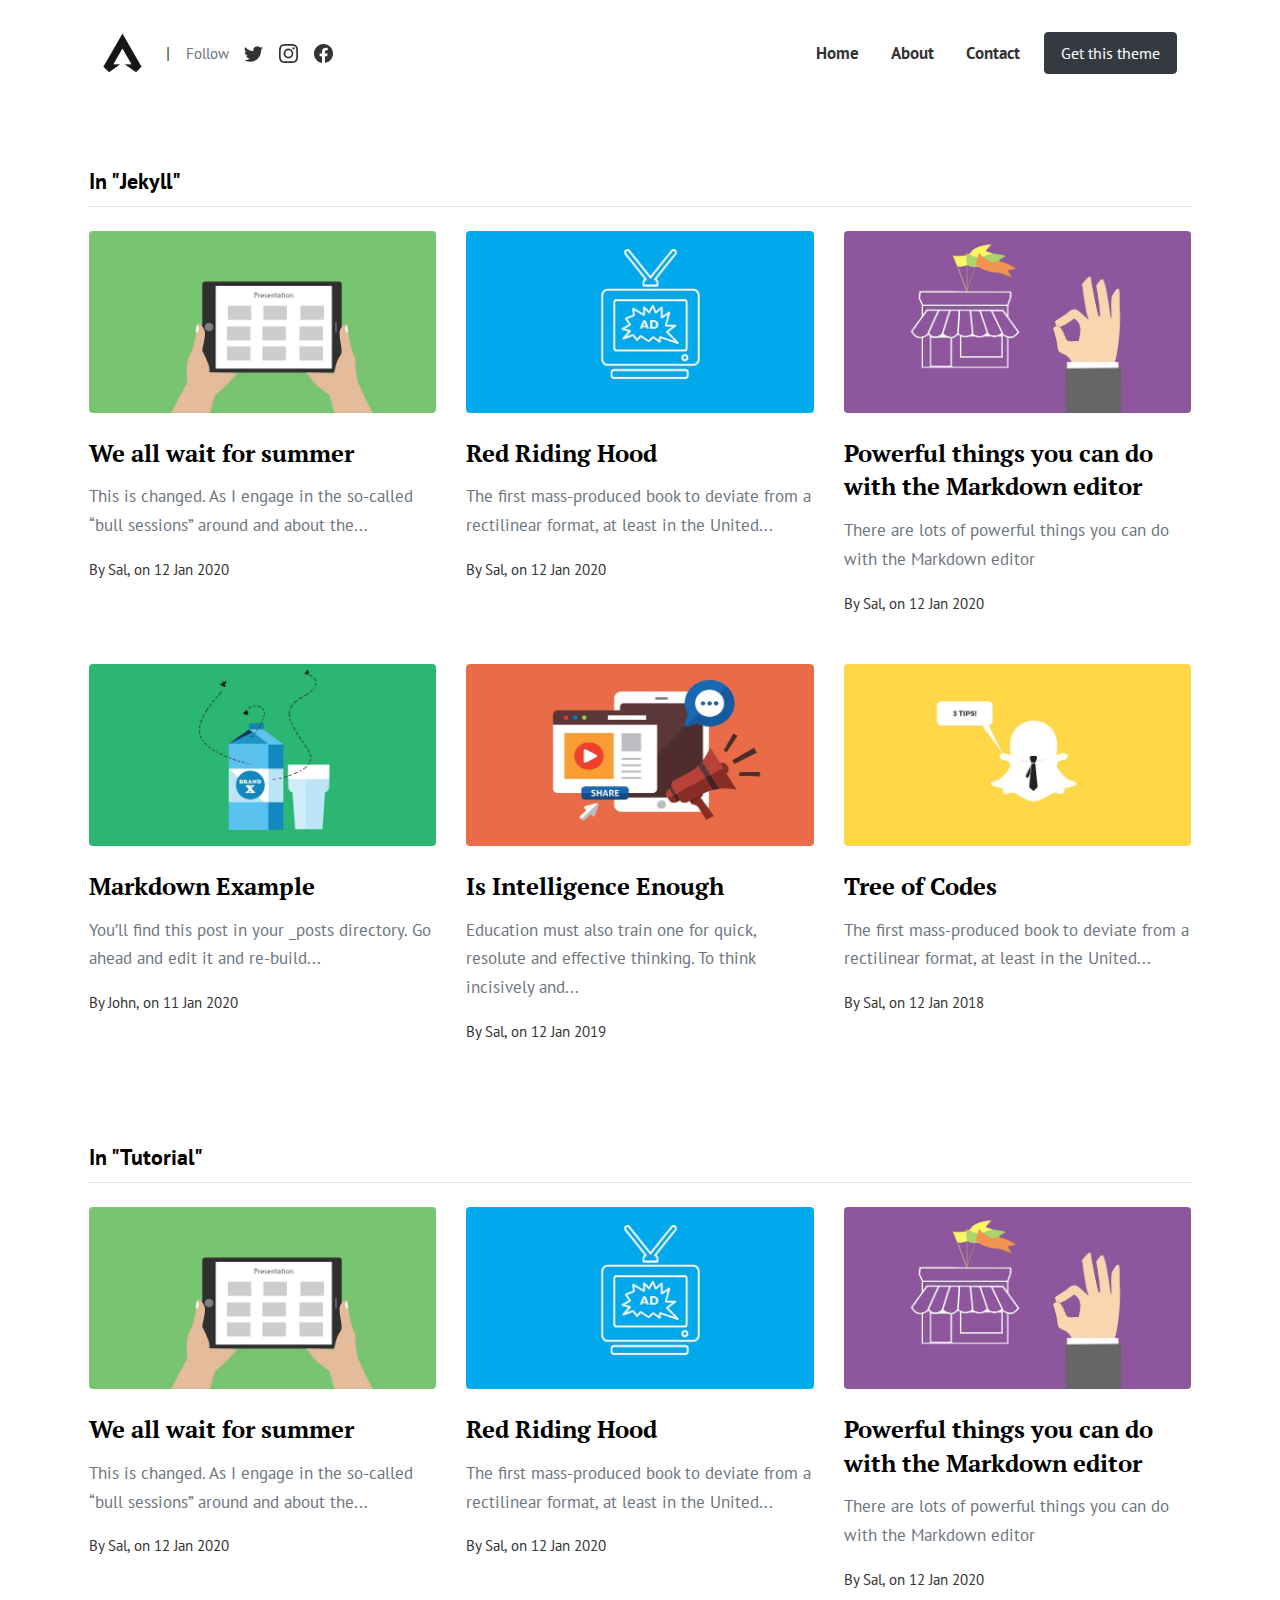
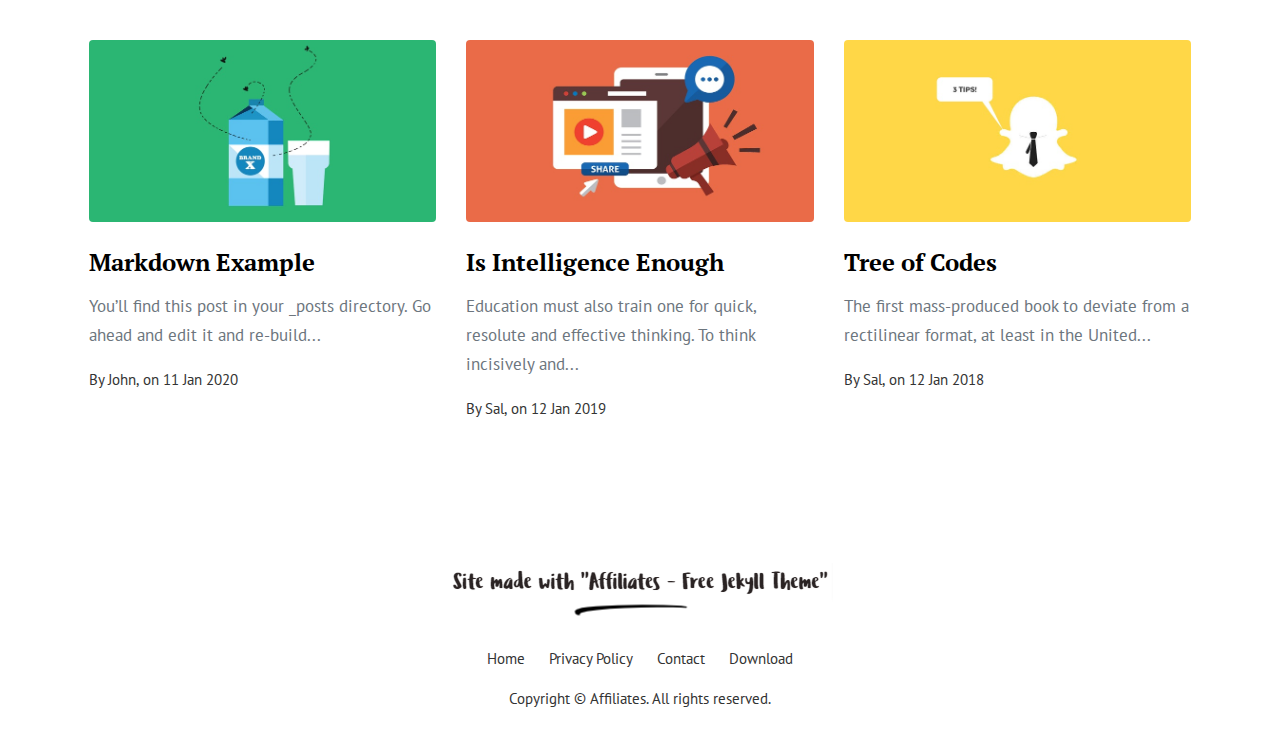
<file: categories/index.html>
<!DOCTYPE html>
<html lang="en">
<head>
<meta charset="utf-8">
<meta name="viewport" content="width=device-width, initial-scale=1, shrink-to-fit=no">
<link rel="icon" href="https://ulc5410.github.io/test_site/assets/images/favicon.ico">

<title>Categories | Affiliates</title>

<!-- Begin Jekyll SEO tag v2.8.0 -->
<title>Categories | Affiliates</title>
<meta name="generator" content="Jekyll v3.9.3" />
<meta property="og:title" content="Categories" />
<meta name="author" content="Sal" />
<meta property="og:locale" content="en_us" />
<meta name="description" content="no description" />
<meta property="og:description" content="no description" />
<meta property="og:site_name" content="Affiliates" />
<meta property="og:type" content="website" />
<meta name="twitter:card" content="summary" />
<meta property="twitter:title" content="Categories" />
<script type="application/ld+json">
{"@context":"https://schema.org","@type":"WebPage","author":{"@type":"Person","name":"Sal"},"description":"no description","headline":"Categories","publisher":{"@type":"Organization","logo":{"@type":"ImageObject","url":"/https://ulc5410.github.io/test_site/assets/images/logo.png"},"name":"Sal"},"url":"/https://ulc5410.github.io/test_site/categories/"}</script>
<!-- End Jekyll SEO tag -->


<link href="https://ulc5410.github.io/test_site/assets/css/theme.css" rel="stylesheet">

<!-- custom CSS - Remove this if you don't use it or choose to customize the stylesheet with sass-->
<link href="https://ulc5410.github.io/test_site/assets/css/custom.css" rel="stylesheet">
<!-- custom CSS end-->
    

   
</head>   
    

<body class="layout-categories">

    
<!-- Menu Navigation
================================================== -->
<div class="navigation-wrap start-header start-style">
    <nav class="navbar navbar-expand-lg">
        <div class="container">

          <a class="navbar-brand text-dark font-weight-bold big d-flex align-items-center" href="https://ulc5410.github.io/test_site/">
          
          <img class="mr-2" src="https://ulc5410.github.io/test_site/assets/images/logo.png" alt="logo"> 
          
          </a> | 
          

          <div class="d-flex align-items-center">
            
            <span class="ml-3 text-muted small">Follow</span>

            <a class="d-inline-block social-icon" target="_blank" href="https://twitter.com/bstartercom">
              <svg xmlns="http://www.w3.org/2000/svg" width="19" height="19" fill="currentColor" class="bi bi-twitter" viewBox="0 0 16 16">
              <path d="M5.026 15c6.038 0 9.341-5.003 9.341-9.334 0-.14 0-.282-.006-.422A6.685 6.685 0 0 0 16 3.542a6.658 6.658 0 0 1-1.889.518 3.301 3.301 0 0 0 1.447-1.817 6.533 6.533 0 0 1-2.087.793A3.286 3.286 0 0 0 7.875 6.03a9.325 9.325 0 0 1-6.767-3.429 3.289 3.289 0 0 0 1.018 4.382A3.323 3.323 0 0 1 .64 6.575v.045a3.288 3.288 0 0 0 2.632 3.218 3.203 3.203 0 0 1-.865.115 3.23 3.23 0 0 1-.614-.057 3.283 3.283 0 0 0 3.067 2.277A6.588 6.588 0 0 1 .78 13.58a6.32 6.32 0 0 1-.78-.045A9.344 9.344 0 0 0 5.026 15z"/>
            </svg> 
            </a>
            
            <a class="d-inline-block social-icon" target="_blank" href="https://www.instagram.com/bootstrapstarter/">
              <svg xmlns="http://www.w3.org/2000/svg" width="19" height="19" fill="currentColor" class="bi bi-instagram" viewBox="0 0 16 16">
              <path d="M8 0C5.829 0 5.556.01 4.703.048 3.85.088 3.269.222 2.76.42a3.917 3.917 0 0 0-1.417.923A3.927 3.927 0 0 0 .42 2.76C.222 3.268.087 3.85.048 4.7.01 5.555 0 5.827 0 8.001c0 2.172.01 2.444.048 3.297.04.852.174 1.433.372 1.942.205.526.478.972.923 1.417.444.445.89.719 1.416.923.51.198 1.09.333 1.942.372C5.555 15.99 5.827 16 8 16s2.444-.01 3.298-.048c.851-.04 1.434-.174 1.943-.372a3.916 3.916 0 0 0 1.416-.923c.445-.445.718-.891.923-1.417.197-.509.332-1.09.372-1.942C15.99 10.445 16 10.173 16 8s-.01-2.445-.048-3.299c-.04-.851-.175-1.433-.372-1.941a3.926 3.926 0 0 0-.923-1.417A3.911 3.911 0 0 0 13.24.42c-.51-.198-1.092-.333-1.943-.372C10.443.01 10.172 0 7.998 0h.003zm-.717 1.442h.718c2.136 0 2.389.007 3.232.046.78.035 1.204.166 1.486.275.373.145.64.319.92.599.28.28.453.546.598.92.11.281.24.705.275 1.485.039.843.047 1.096.047 3.231s-.008 2.389-.047 3.232c-.035.78-.166 1.203-.275 1.485a2.47 2.47 0 0 1-.599.919c-.28.28-.546.453-.92.598-.28.11-.704.24-1.485.276-.843.038-1.096.047-3.232.047s-2.39-.009-3.233-.047c-.78-.036-1.203-.166-1.485-.276a2.478 2.478 0 0 1-.92-.598 2.48 2.48 0 0 1-.6-.92c-.109-.281-.24-.705-.275-1.485-.038-.843-.046-1.096-.046-3.233 0-2.136.008-2.388.046-3.231.036-.78.166-1.204.276-1.486.145-.373.319-.64.599-.92.28-.28.546-.453.92-.598.282-.11.705-.24 1.485-.276.738-.034 1.024-.044 2.515-.045v.002zm4.988 1.328a.96.96 0 1 0 0 1.92.96.96 0 0 0 0-1.92zm-4.27 1.122a4.109 4.109 0 1 0 0 8.217 4.109 4.109 0 0 0 0-8.217zm0 1.441a2.667 2.667 0 1 1 0 5.334 2.667 2.667 0 0 1 0-5.334z"/>
            </svg>
            </a>
      
            <a class="d-inline-block social-icon" target="_blank" href="https://www.facebook.com/bootstrapstartercom-346329609045284">
              <svg xmlns="http://www.w3.org/2000/svg" width="19" height="19" fill="currentColor" class="bi bi-facebook" viewBox="0 0 16 16">
              <path d="M16 8.049c0-4.446-3.582-8.05-8-8.05C3.58 0-.002 3.603-.002 8.05c0 4.017 2.926 7.347 6.75 7.951v-5.625h-2.03V8.05H6.75V6.275c0-2.017 1.195-3.131 3.022-3.131.876 0 1.791.157 1.791.157v1.98h-1.009c-.993 0-1.303.621-1.303 1.258v1.51h2.218l-.354 2.326H9.25V16c3.824-.604 6.75-3.934 6.75-7.951z"/>
            </svg>
            </a>

          </div>
    
          <button class="navbar-toggler" type="button" data-bs-toggle="collapse" data-bs-target="#navbarResponsive" aria-controls="navbarResponsive" aria-expanded="false" aria-label="Toggle navigation">
            <svg xmlns="http://www.w3.org/2000/svg" width="26" height="26" fill="currentColor" class="bi bi-three-dots-vertical" viewBox="0 0 16 16">
              <path d="M9.5 13a1.5 1.5 0 1 1-3 0 1.5 1.5 0 0 1 3 0zm0-5a1.5 1.5 0 1 1-3 0 1.5 1.5 0 0 1 3 0zm0-5a1.5 1.5 0 1 1-3 0 1.5 1.5 0 0 1 3 0z"/>
            </svg>
          </button>
          
          <div class="collapse navbar-collapse" id="navbarResponsive">
            <ul class="navbar-nav ml-auto font-weight-bold d-flex align-items-center">
              
              <li class="nav-item">
                <a class="nav-link px-3 " href="https://ulc5410.github.io/test_site/" alt="Home">Home</a>
              </li>
              
              <li class="nav-item">
                <a class="nav-link px-3 " href="https://ulc5410.github.io/test_site/about/" alt="About">About</a>
              </li>
              
              <li class="nav-item">
                <a class="nav-link px-3 " href="https://ulc5410.github.io/test_site/contact/" alt="Contact">Contact</a>
              </li>
              
              <li class="nav-item">
                <a class="nav-link px-3 ml-2 btn btn-dark text-white px-3" href="https://bootstrapstarter.com/template-affiliates-bootstrap-jekyll/" alt="Get this theme">Get this theme</a>
              </li>
              
            </ul>
          </div>

        </div>
      </nav>
    </div>  

    
<!-- Container
================================================== -->    
<main class="container">   
      
<h4 class="mt-5 mb-4 pb-2 border-bottom" id="Jekyll"><span class="text-capitalize small font-weight-bold">In "Jekyll"</span></h4>
<div class="row">




<div class="col-md-4 mb-5">
<!-- begin post -->

<div class="card">
    <a href="/https://ulc5410.github.io/test_site/we-all-wait-for-summer/">
         <img class="rounded mb-4" src="https://ulc5410.github.io/test_site/assets/images/1.jpg" alt="We all wait for summer"> 
    </a>
    <div class="card-block">
        <h2 class="card-title h4 serif-font"><a href="/https://ulc5410.github.io/test_site/we-all-wait-for-summer/">We all wait for summer</a></h2>
        <p class="card-text text-muted">This is changed. As I engage in the so-called “bull sessions” around and about the...</p>
        <div class="metafooter">
            <div class="wrapfooter small d-flex align-items-center">
                <span class="author-meta">
                By  <span class="post-name"> Sal, </span>             
                on <span class="post-date">12 Jan 2020</span>
                </span>               
                <div class="clearfix"></div>
            </div>
        </div>
    </div>
</div>
<!-- end post -->
</div>





<div class="col-md-4 mb-5">
<!-- begin post -->

<div class="card">
    <a href="/https://ulc5410.github.io/test_site/red-riding/">
         <img class="rounded mb-4" src="https://ulc5410.github.io/test_site/assets/images/3.jpg" alt="Red Riding Hood"> 
    </a>
    <div class="card-block">
        <h2 class="card-title h4 serif-font"><a href="/https://ulc5410.github.io/test_site/red-riding/">Red Riding Hood</a></h2>
        <p class="card-text text-muted">The first mass-produced book to deviate from a rectilinear format, at least in the United...</p>
        <div class="metafooter">
            <div class="wrapfooter small d-flex align-items-center">
                <span class="author-meta">
                By  <span class="post-name"> Sal, </span>             
                on <span class="post-date">12 Jan 2020</span>
                </span>               
                <div class="clearfix"></div>
            </div>
        </div>
    </div>
</div>
<!-- end post -->
</div>





<div class="col-md-4 mb-5">
<!-- begin post -->

<div class="card">
    <a href="/https://ulc5410.github.io/test_site/powerful-things-markdown-editor/">
         <img class="rounded mb-4" src="https://ulc5410.github.io/test_site/assets/images/4.jpg" alt="Powerful things you can do with the Markdown editor"> 
    </a>
    <div class="card-block">
        <h2 class="card-title h4 serif-font"><a href="/https://ulc5410.github.io/test_site/powerful-things-markdown-editor/">Powerful things you can do with the Markdown editor</a></h2>
        <p class="card-text text-muted">There are lots of powerful things you can do with the Markdown editor

</p>
        <div class="metafooter">
            <div class="wrapfooter small d-flex align-items-center">
                <span class="author-meta">
                By  <span class="post-name"> Sal, </span>             
                on <span class="post-date">12 Jan 2020</span>
                </span>               
                <div class="clearfix"></div>
            </div>
        </div>
    </div>
</div>
<!-- end post -->
</div>





<div class="col-md-4 mb-5">
<!-- begin post -->

<div class="card">
    <a href="/https://ulc5410.github.io/test_site/markup-example/">
         <img class="rounded mb-4" src="https://ulc5410.github.io/test_site/assets/images/6.jpg" alt="Markdown Example"> 
    </a>
    <div class="card-block">
        <h2 class="card-title h4 serif-font"><a href="/https://ulc5410.github.io/test_site/markup-example/">Markdown Example</a></h2>
        <p class="card-text text-muted">You’ll find this post in your _posts directory. Go ahead and edit it and re-build...</p>
        <div class="metafooter">
            <div class="wrapfooter small d-flex align-items-center">
                <span class="author-meta">
                By  <span class="post-name"> John, </span>             
                on <span class="post-date">11 Jan 2020</span>
                </span>               
                <div class="clearfix"></div>
            </div>
        </div>
    </div>
</div>
<!-- end post -->
</div>





<div class="col-md-4 mb-5">
<!-- begin post -->

<div class="card">
    <a href="/https://ulc5410.github.io/test_site/is-intelligence-enough/">
         <img class="rounded mb-4" src="https://ulc5410.github.io/test_site/assets/images/5.jpg" alt="Is Intelligence Enough"> 
    </a>
    <div class="card-block">
        <h2 class="card-title h4 serif-font"><a href="/https://ulc5410.github.io/test_site/is-intelligence-enough/">Is Intelligence Enough</a></h2>
        <p class="card-text text-muted">Education must also train one for quick, resolute and effective thinking. To think incisively and...</p>
        <div class="metafooter">
            <div class="wrapfooter small d-flex align-items-center">
                <span class="author-meta">
                By  <span class="post-name"> Sal, </span>             
                on <span class="post-date">12 Jan 2019</span>
                </span>               
                <div class="clearfix"></div>
            </div>
        </div>
    </div>
</div>
<!-- end post -->
</div>





<div class="col-md-4 mb-5">
<!-- begin post -->

<div class="card">
    <a href="/https://ulc5410.github.io/test_site/tree-of-codes/">
         <img class="rounded mb-4" src="https://ulc5410.github.io/test_site/assets/images/2.jpg" alt="Tree of Codes"> 
    </a>
    <div class="card-block">
        <h2 class="card-title h4 serif-font"><a href="/https://ulc5410.github.io/test_site/tree-of-codes/">Tree of Codes</a></h2>
        <p class="card-text text-muted">The first mass-produced book to deviate from a rectilinear format, at least in the United...</p>
        <div class="metafooter">
            <div class="wrapfooter small d-flex align-items-center">
                <span class="author-meta">
                By  <span class="post-name"> Sal, </span>             
                on <span class="post-date">12 Jan 2018</span>
                </span>               
                <div class="clearfix"></div>
            </div>
        </div>
    </div>
</div>
<!-- end post -->
</div>





</div>

<h4 class="mt-5 mb-4 pb-2 border-bottom" id="tutorial"><span class="text-capitalize small font-weight-bold">In "tutorial"</span></h4>
<div class="row">




<div class="col-md-4 mb-5">
<!-- begin post -->

<div class="card">
    <a href="/https://ulc5410.github.io/test_site/we-all-wait-for-summer/">
         <img class="rounded mb-4" src="https://ulc5410.github.io/test_site/assets/images/1.jpg" alt="We all wait for summer"> 
    </a>
    <div class="card-block">
        <h2 class="card-title h4 serif-font"><a href="/https://ulc5410.github.io/test_site/we-all-wait-for-summer/">We all wait for summer</a></h2>
        <p class="card-text text-muted">This is changed. As I engage in the so-called “bull sessions” around and about the...</p>
        <div class="metafooter">
            <div class="wrapfooter small d-flex align-items-center">
                <span class="author-meta">
                By  <span class="post-name"> Sal, </span>             
                on <span class="post-date">12 Jan 2020</span>
                </span>               
                <div class="clearfix"></div>
            </div>
        </div>
    </div>
</div>
<!-- end post -->
</div>





<div class="col-md-4 mb-5">
<!-- begin post -->

<div class="card">
    <a href="/https://ulc5410.github.io/test_site/red-riding/">
         <img class="rounded mb-4" src="https://ulc5410.github.io/test_site/assets/images/3.jpg" alt="Red Riding Hood"> 
    </a>
    <div class="card-block">
        <h2 class="card-title h4 serif-font"><a href="/https://ulc5410.github.io/test_site/red-riding/">Red Riding Hood</a></h2>
        <p class="card-text text-muted">The first mass-produced book to deviate from a rectilinear format, at least in the United...</p>
        <div class="metafooter">
            <div class="wrapfooter small d-flex align-items-center">
                <span class="author-meta">
                By  <span class="post-name"> Sal, </span>             
                on <span class="post-date">12 Jan 2020</span>
                </span>               
                <div class="clearfix"></div>
            </div>
        </div>
    </div>
</div>
<!-- end post -->
</div>





<div class="col-md-4 mb-5">
<!-- begin post -->

<div class="card">
    <a href="/https://ulc5410.github.io/test_site/powerful-things-markdown-editor/">
         <img class="rounded mb-4" src="https://ulc5410.github.io/test_site/assets/images/4.jpg" alt="Powerful things you can do with the Markdown editor"> 
    </a>
    <div class="card-block">
        <h2 class="card-title h4 serif-font"><a href="/https://ulc5410.github.io/test_site/powerful-things-markdown-editor/">Powerful things you can do with the Markdown editor</a></h2>
        <p class="card-text text-muted">There are lots of powerful things you can do with the Markdown editor

</p>
        <div class="metafooter">
            <div class="wrapfooter small d-flex align-items-center">
                <span class="author-meta">
                By  <span class="post-name"> Sal, </span>             
                on <span class="post-date">12 Jan 2020</span>
                </span>               
                <div class="clearfix"></div>
            </div>
        </div>
    </div>
</div>
<!-- end post -->
</div>





<div class="col-md-4 mb-5">
<!-- begin post -->

<div class="card">
    <a href="/https://ulc5410.github.io/test_site/markup-example/">
         <img class="rounded mb-4" src="https://ulc5410.github.io/test_site/assets/images/6.jpg" alt="Markdown Example"> 
    </a>
    <div class="card-block">
        <h2 class="card-title h4 serif-font"><a href="/https://ulc5410.github.io/test_site/markup-example/">Markdown Example</a></h2>
        <p class="card-text text-muted">You’ll find this post in your _posts directory. Go ahead and edit it and re-build...</p>
        <div class="metafooter">
            <div class="wrapfooter small d-flex align-items-center">
                <span class="author-meta">
                By  <span class="post-name"> John, </span>             
                on <span class="post-date">11 Jan 2020</span>
                </span>               
                <div class="clearfix"></div>
            </div>
        </div>
    </div>
</div>
<!-- end post -->
</div>





<div class="col-md-4 mb-5">
<!-- begin post -->

<div class="card">
    <a href="/https://ulc5410.github.io/test_site/is-intelligence-enough/">
         <img class="rounded mb-4" src="https://ulc5410.github.io/test_site/assets/images/5.jpg" alt="Is Intelligence Enough"> 
    </a>
    <div class="card-block">
        <h2 class="card-title h4 serif-font"><a href="/https://ulc5410.github.io/test_site/is-intelligence-enough/">Is Intelligence Enough</a></h2>
        <p class="card-text text-muted">Education must also train one for quick, resolute and effective thinking. To think incisively and...</p>
        <div class="metafooter">
            <div class="wrapfooter small d-flex align-items-center">
                <span class="author-meta">
                By  <span class="post-name"> Sal, </span>             
                on <span class="post-date">12 Jan 2019</span>
                </span>               
                <div class="clearfix"></div>
            </div>
        </div>
    </div>
</div>
<!-- end post -->
</div>





<div class="col-md-4 mb-5">
<!-- begin post -->

<div class="card">
    <a href="/https://ulc5410.github.io/test_site/tree-of-codes/">
         <img class="rounded mb-4" src="https://ulc5410.github.io/test_site/assets/images/2.jpg" alt="Tree of Codes"> 
    </a>
    <div class="card-block">
        <h2 class="card-title h4 serif-font"><a href="/https://ulc5410.github.io/test_site/tree-of-codes/">Tree of Codes</a></h2>
        <p class="card-text text-muted">The first mass-produced book to deviate from a rectilinear format, at least in the United...</p>
        <div class="metafooter">
            <div class="wrapfooter small d-flex align-items-center">
                <span class="author-meta">
                By  <span class="post-name"> Sal, </span>             
                on <span class="post-date">12 Jan 2018</span>
                </span>               
                <div class="clearfix"></div>
            </div>
        </div>
    </div>
</div>
<!-- end post -->
</div>





</div>

  
</main>

<!-- Footer
================================================== -->    
<footer class="footer container text-center">  

  <!-- CREDITS BEGIN.-->
  <!-- If you want to support my work, please donate to remove the credits. This helps me keep it up and running: https://www.wowthemes.net/donate/ -->
  <div class="credits mx-auto text-center mb-3">
    <a class="hover-opacity font-weight-bold" href="https://bootstrapstarter.com/template-affiliates-bootstrap-jekyll/">
      <img src="https://ulc5410.github.io/test_site/assets/images/credits.png" alt="powered by WowThemes">
    </a>
  </div>
  <!-- CREDITS END -->

  <ul class="p-0 mb-1 small">
    
    <li>
      <a href="https://ulc5410.github.io/test_site/" alt="Home">Home</a>
    </li>
    
    <li>
      <a href="https://ulc5410.github.io/test_site/privacy-policy/" alt="Privacy Policy">Privacy Policy</a>
    </li>
    
    <li>
      <a href="https://ulc5410.github.io/test_site/contact/" alt="Contact">Contact</a>
    </li>
    
    <li>
      <a href="https://bootstrapstarter.com/template-affiliates-bootstrap-jekyll/" alt="Download">Download</a>
    </li>
    
    </ul>
    <div class="copyright small">
       Copyright © Affiliates. All rights reserved.
    </div>
</footer>

<!-- JavaScript
================================================== -->    
<script src="https://ulc5410.github.io/test_site/assets/js/jquery.min.js"></script>   
<script src="https://ulc5410.github.io/test_site/assets/js/bootstrap.min.js"></script>   
<script src="https://ulc5410.github.io/test_site/assets/js/theme.js"></script>    
    
</body>
    
</html>
</file>
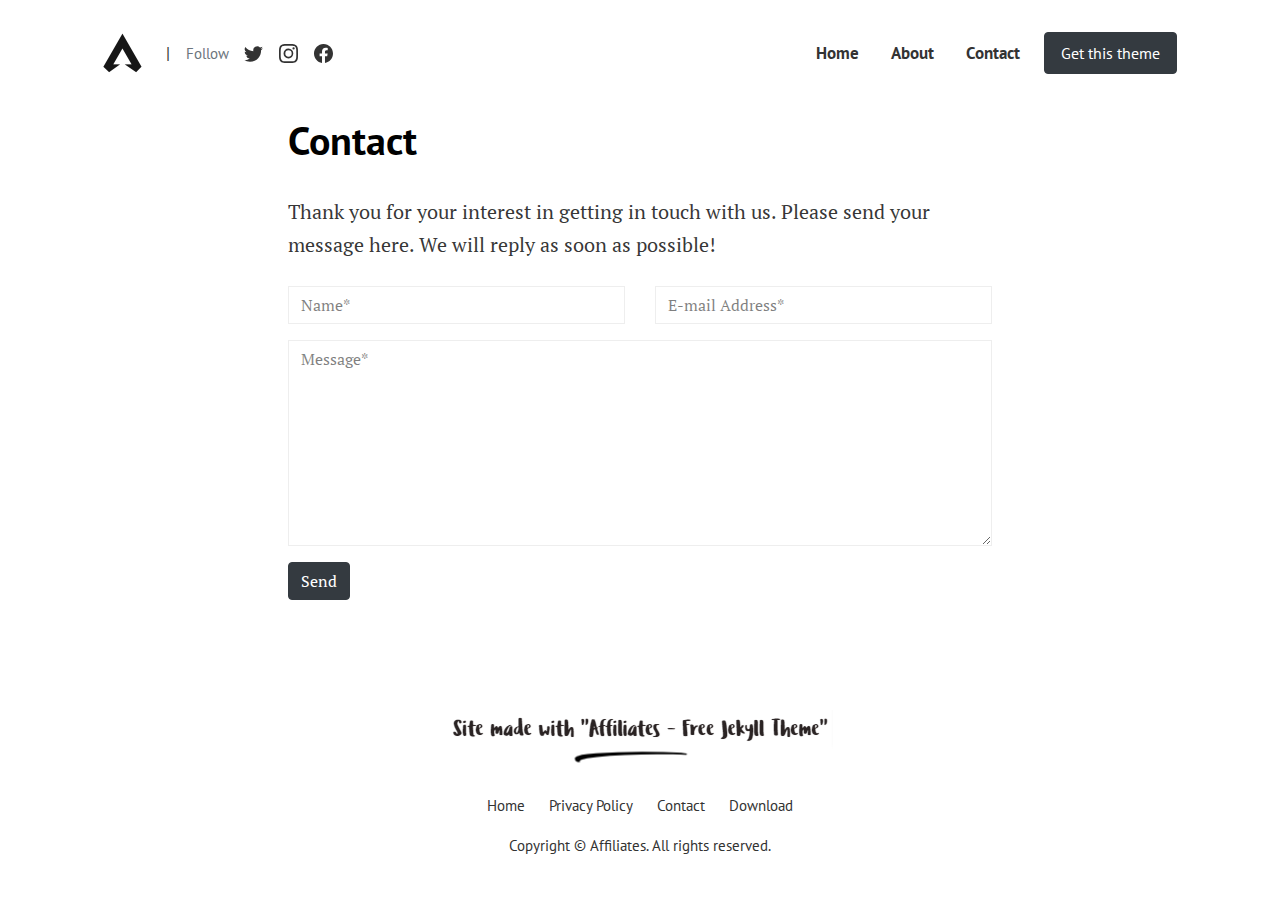
<file: contact/index.html>
<!DOCTYPE html>
<html lang="en">
<head>
<meta charset="utf-8">
<meta name="viewport" content="width=device-width, initial-scale=1, shrink-to-fit=no">
<link rel="icon" href="https://ulc5410.github.io/test_site/assets/images/favicon.ico">

<title>Contact | Affiliates</title>

<!-- Begin Jekyll SEO tag v2.8.0 -->
<title>Contact | Affiliates</title>
<meta name="generator" content="Jekyll v3.9.3" />
<meta property="og:title" content="Contact" />
<meta name="author" content="Sal" />
<meta property="og:locale" content="en_us" />
<meta name="description" content="no description" />
<meta property="og:description" content="no description" />
<meta property="og:site_name" content="Affiliates" />
<meta property="og:type" content="website" />
<meta name="twitter:card" content="summary" />
<meta property="twitter:title" content="Contact" />
<script type="application/ld+json">
{"@context":"https://schema.org","@type":"WebPage","author":{"@type":"Person","name":"Sal"},"description":"no description","headline":"Contact","publisher":{"@type":"Organization","logo":{"@type":"ImageObject","url":"/https://ulc5410.github.io/test_site/assets/images/logo.png"},"name":"Sal"},"url":"/https://ulc5410.github.io/test_site/contact/"}</script>
<!-- End Jekyll SEO tag -->


<link href="https://ulc5410.github.io/test_site/assets/css/theme.css" rel="stylesheet">

<!-- custom CSS - Remove this if you don't use it or choose to customize the stylesheet with sass-->
<link href="https://ulc5410.github.io/test_site/assets/css/custom.css" rel="stylesheet">
<!-- custom CSS end-->
    

   
</head>   
    

<body class="layout-page">

    
<!-- Menu Navigation
================================================== -->
<div class="navigation-wrap start-header start-style">
    <nav class="navbar navbar-expand-lg">
        <div class="container">

          <a class="navbar-brand text-dark font-weight-bold big d-flex align-items-center" href="https://ulc5410.github.io/test_site/">
          
          <img class="mr-2" src="https://ulc5410.github.io/test_site/assets/images/logo.png" alt="logo"> 
          
          </a> | 
          

          <div class="d-flex align-items-center">
            
            <span class="ml-3 text-muted small">Follow</span>

            <a class="d-inline-block social-icon" target="_blank" href="https://twitter.com/bstartercom">
              <svg xmlns="http://www.w3.org/2000/svg" width="19" height="19" fill="currentColor" class="bi bi-twitter" viewBox="0 0 16 16">
              <path d="M5.026 15c6.038 0 9.341-5.003 9.341-9.334 0-.14 0-.282-.006-.422A6.685 6.685 0 0 0 16 3.542a6.658 6.658 0 0 1-1.889.518 3.301 3.301 0 0 0 1.447-1.817 6.533 6.533 0 0 1-2.087.793A3.286 3.286 0 0 0 7.875 6.03a9.325 9.325 0 0 1-6.767-3.429 3.289 3.289 0 0 0 1.018 4.382A3.323 3.323 0 0 1 .64 6.575v.045a3.288 3.288 0 0 0 2.632 3.218 3.203 3.203 0 0 1-.865.115 3.23 3.23 0 0 1-.614-.057 3.283 3.283 0 0 0 3.067 2.277A6.588 6.588 0 0 1 .78 13.58a6.32 6.32 0 0 1-.78-.045A9.344 9.344 0 0 0 5.026 15z"/>
            </svg> 
            </a>
            
            <a class="d-inline-block social-icon" target="_blank" href="https://www.instagram.com/bootstrapstarter/">
              <svg xmlns="http://www.w3.org/2000/svg" width="19" height="19" fill="currentColor" class="bi bi-instagram" viewBox="0 0 16 16">
              <path d="M8 0C5.829 0 5.556.01 4.703.048 3.85.088 3.269.222 2.76.42a3.917 3.917 0 0 0-1.417.923A3.927 3.927 0 0 0 .42 2.76C.222 3.268.087 3.85.048 4.7.01 5.555 0 5.827 0 8.001c0 2.172.01 2.444.048 3.297.04.852.174 1.433.372 1.942.205.526.478.972.923 1.417.444.445.89.719 1.416.923.51.198 1.09.333 1.942.372C5.555 15.99 5.827 16 8 16s2.444-.01 3.298-.048c.851-.04 1.434-.174 1.943-.372a3.916 3.916 0 0 0 1.416-.923c.445-.445.718-.891.923-1.417.197-.509.332-1.09.372-1.942C15.99 10.445 16 10.173 16 8s-.01-2.445-.048-3.299c-.04-.851-.175-1.433-.372-1.941a3.926 3.926 0 0 0-.923-1.417A3.911 3.911 0 0 0 13.24.42c-.51-.198-1.092-.333-1.943-.372C10.443.01 10.172 0 7.998 0h.003zm-.717 1.442h.718c2.136 0 2.389.007 3.232.046.78.035 1.204.166 1.486.275.373.145.64.319.92.599.28.28.453.546.598.92.11.281.24.705.275 1.485.039.843.047 1.096.047 3.231s-.008 2.389-.047 3.232c-.035.78-.166 1.203-.275 1.485a2.47 2.47 0 0 1-.599.919c-.28.28-.546.453-.92.598-.28.11-.704.24-1.485.276-.843.038-1.096.047-3.232.047s-2.39-.009-3.233-.047c-.78-.036-1.203-.166-1.485-.276a2.478 2.478 0 0 1-.92-.598 2.48 2.48 0 0 1-.6-.92c-.109-.281-.24-.705-.275-1.485-.038-.843-.046-1.096-.046-3.233 0-2.136.008-2.388.046-3.231.036-.78.166-1.204.276-1.486.145-.373.319-.64.599-.92.28-.28.546-.453.92-.598.282-.11.705-.24 1.485-.276.738-.034 1.024-.044 2.515-.045v.002zm4.988 1.328a.96.96 0 1 0 0 1.92.96.96 0 0 0 0-1.92zm-4.27 1.122a4.109 4.109 0 1 0 0 8.217 4.109 4.109 0 0 0 0-8.217zm0 1.441a2.667 2.667 0 1 1 0 5.334 2.667 2.667 0 0 1 0-5.334z"/>
            </svg>
            </a>
      
            <a class="d-inline-block social-icon" target="_blank" href="https://www.facebook.com/bootstrapstartercom-346329609045284">
              <svg xmlns="http://www.w3.org/2000/svg" width="19" height="19" fill="currentColor" class="bi bi-facebook" viewBox="0 0 16 16">
              <path d="M16 8.049c0-4.446-3.582-8.05-8-8.05C3.58 0-.002 3.603-.002 8.05c0 4.017 2.926 7.347 6.75 7.951v-5.625h-2.03V8.05H6.75V6.275c0-2.017 1.195-3.131 3.022-3.131.876 0 1.791.157 1.791.157v1.98h-1.009c-.993 0-1.303.621-1.303 1.258v1.51h2.218l-.354 2.326H9.25V16c3.824-.604 6.75-3.934 6.75-7.951z"/>
            </svg>
            </a>

          </div>
    
          <button class="navbar-toggler" type="button" data-bs-toggle="collapse" data-bs-target="#navbarResponsive" aria-controls="navbarResponsive" aria-expanded="false" aria-label="Toggle navigation">
            <svg xmlns="http://www.w3.org/2000/svg" width="26" height="26" fill="currentColor" class="bi bi-three-dots-vertical" viewBox="0 0 16 16">
              <path d="M9.5 13a1.5 1.5 0 1 1-3 0 1.5 1.5 0 0 1 3 0zm0-5a1.5 1.5 0 1 1-3 0 1.5 1.5 0 0 1 3 0zm0-5a1.5 1.5 0 1 1-3 0 1.5 1.5 0 0 1 3 0z"/>
            </svg>
          </button>
          
          <div class="collapse navbar-collapse" id="navbarResponsive">
            <ul class="navbar-nav ml-auto font-weight-bold d-flex align-items-center">
              
              <li class="nav-item">
                <a class="nav-link px-3 " href="https://ulc5410.github.io/test_site/" alt="Home">Home</a>
              </li>
              
              <li class="nav-item">
                <a class="nav-link px-3 " href="https://ulc5410.github.io/test_site/about/" alt="About">About</a>
              </li>
              
              <li class="nav-item">
                <a class="nav-link px-3 " href="https://ulc5410.github.io/test_site/contact/" alt="Contact">Contact</a>
              </li>
              
              <li class="nav-item">
                <a class="nav-link px-3 ml-2 btn btn-dark text-white px-3" href="https://bootstrapstarter.com/template-affiliates-bootstrap-jekyll/" alt="Get this theme">Get this theme</a>
              </li>
              
            </ul>
          </div>

        </div>
      </nav>
    </div>  

    
<!-- Container
================================================== -->    
<main class="container">   
      <!-- Post Featured Image -->

<!-- End Featured Image -->

<div class="col-lg-8 mx-auto">

  <div class="mainheading">
    <h1 class="posttitle">Contact</h1>
  </div>

  <div class="article-post serif-font">
    <form action="https://formspree.io/wowthemesnet@gmail.com" method="POST">    
<p class="mb-4">Thank you for your interest in getting in touch with us. Please send your message here. We will reply as soon as possible!</p>
<div class="form-group row">
<div class="col-md-6">
<input class="form-control" type="text" name="name" placeholder="Name*" required>
</div>
<div class="col-md-6">
<input class="form-control" type="email" name="_replyto" placeholder="E-mail Address*" required>
</div>
</div>
<textarea rows="8" class="form-control mb-3" name="message" placeholder="Message*" required></textarea>    
<input class="btn btn-dark" type="submit" value="Send">
</form>
  </div>

  

</div>  
</main>

<!-- Footer
================================================== -->    
<footer class="footer container text-center">  

  <!-- CREDITS BEGIN.-->
  <!-- If you want to support my work, please donate to remove the credits. This helps me keep it up and running: https://www.wowthemes.net/donate/ -->
  <div class="credits mx-auto text-center mb-3">
    <a class="hover-opacity font-weight-bold" href="https://bootstrapstarter.com/template-affiliates-bootstrap-jekyll/">
      <img src="https://ulc5410.github.io/test_site/assets/images/credits.png" alt="powered by WowThemes">
    </a>
  </div>
  <!-- CREDITS END -->

  <ul class="p-0 mb-1 small">
    
    <li>
      <a href="https://ulc5410.github.io/test_site/" alt="Home">Home</a>
    </li>
    
    <li>
      <a href="https://ulc5410.github.io/test_site/privacy-policy/" alt="Privacy Policy">Privacy Policy</a>
    </li>
    
    <li>
      <a href="https://ulc5410.github.io/test_site/contact/" alt="Contact">Contact</a>
    </li>
    
    <li>
      <a href="https://bootstrapstarter.com/template-affiliates-bootstrap-jekyll/" alt="Download">Download</a>
    </li>
    
    </ul>
    <div class="copyright small">
       Copyright © Affiliates. All rights reserved.
    </div>
</footer>

<!-- JavaScript
================================================== -->    
<script src="https://ulc5410.github.io/test_site/assets/js/jquery.min.js"></script>   
<script src="https://ulc5410.github.io/test_site/assets/js/bootstrap.min.js"></script>   
<script src="https://ulc5410.github.io/test_site/assets/js/theme.js"></script>    
    
</body>
    
</html>
</file>
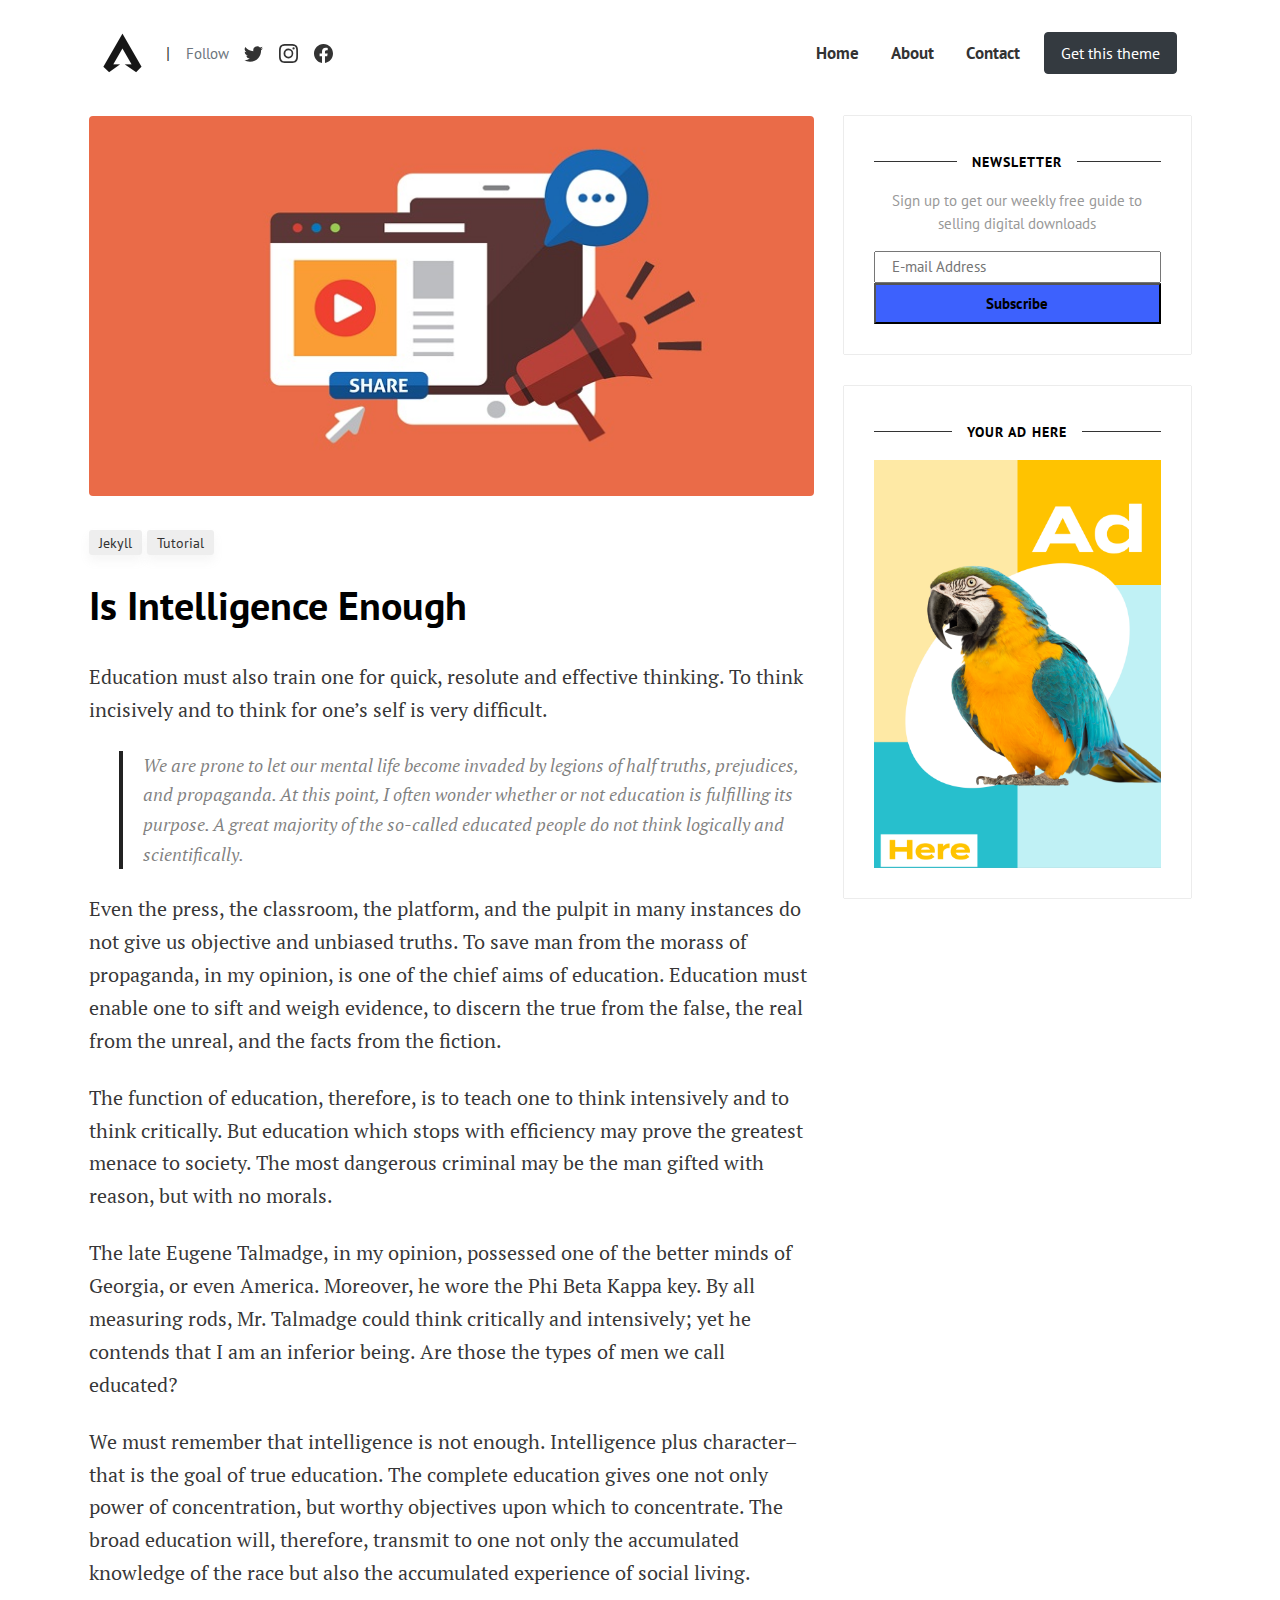
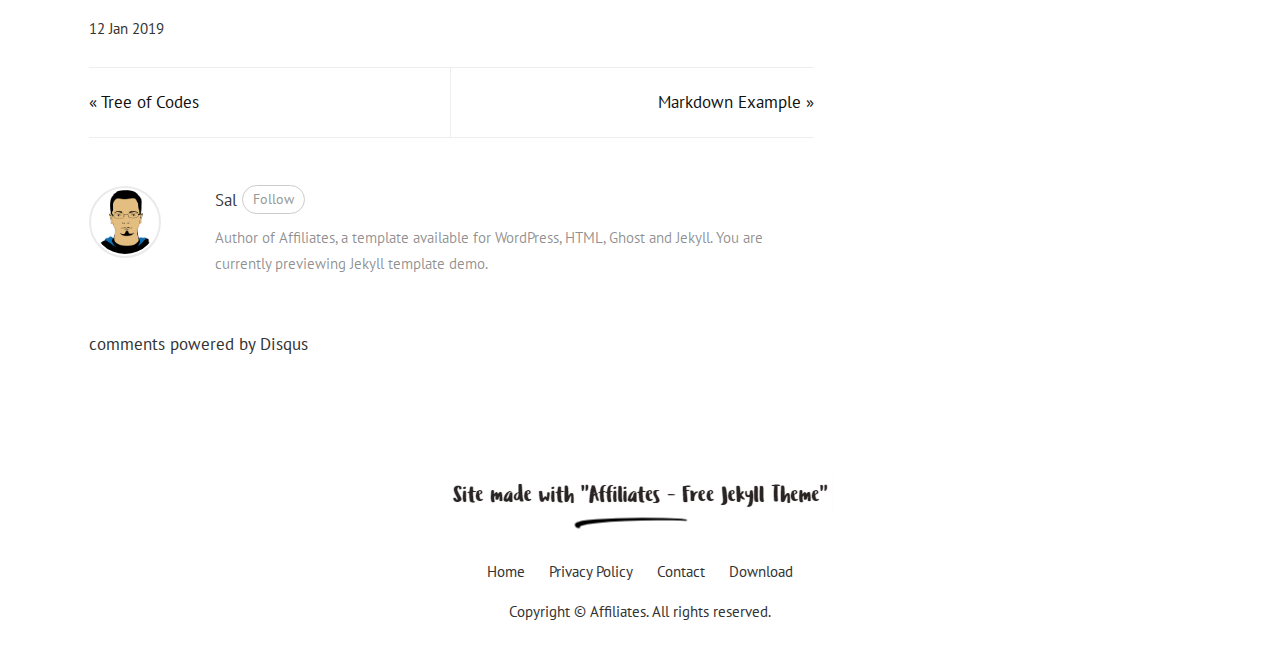
<file: is-intelligence-enough/index.html>
<!DOCTYPE html>
<html lang="en">
<head>
<meta charset="utf-8">
<meta name="viewport" content="width=device-width, initial-scale=1, shrink-to-fit=no">
<link rel="icon" href="https://ulc5410.github.io/test_site/assets/images/favicon.ico">

<title>Is Intelligence Enough | Affiliates</title>

<!-- Begin Jekyll SEO tag v2.8.0 -->
<title>Is Intelligence Enough | Affiliates</title>
<meta name="generator" content="Jekyll v3.9.3" />
<meta property="og:title" content="Is Intelligence Enough" />
<meta name="author" content="sal" />
<meta property="og:locale" content="en_us" />
<meta name="description" content="Education must also train one for quick, resolute and effective thinking. To think incisively and to think for one’s self is very difficult." />
<meta property="og:description" content="Education must also train one for quick, resolute and effective thinking. To think incisively and to think for one’s self is very difficult." />
<meta property="og:site_name" content="Affiliates" />
<meta property="og:image" content="/https://ulc5410.github.io/test_site/assets/images/5.jpg" />
<meta property="og:type" content="article" />
<meta property="article:published_time" content="2019-01-12T00:00:00+00:00" />
<meta name="twitter:card" content="summary_large_image" />
<meta property="twitter:image" content="/https://ulc5410.github.io/test_site/assets/images/5.jpg" />
<meta property="twitter:title" content="Is Intelligence Enough" />
<script type="application/ld+json">
{"@context":"https://schema.org","@type":"BlogPosting","author":{"@type":"Person","name":"sal"},"dateModified":"2019-01-12T00:00:00+00:00","datePublished":"2019-01-12T00:00:00+00:00","description":"Education must also train one for quick, resolute and effective thinking. To think incisively and to think for one’s self is very difficult.","headline":"Is Intelligence Enough","image":"/https://ulc5410.github.io/test_site/assets/images/5.jpg","mainEntityOfPage":{"@type":"WebPage","@id":"/https://ulc5410.github.io/test_site/is-intelligence-enough/"},"publisher":{"@type":"Organization","logo":{"@type":"ImageObject","url":"/https://ulc5410.github.io/test_site/assets/images/logo.png"},"name":"sal"},"url":"/https://ulc5410.github.io/test_site/is-intelligence-enough/"}</script>
<!-- End Jekyll SEO tag -->


<link href="https://ulc5410.github.io/test_site/assets/css/theme.css" rel="stylesheet">

<!-- custom CSS - Remove this if you don't use it or choose to customize the stylesheet with sass-->
<link href="https://ulc5410.github.io/test_site/assets/css/custom.css" rel="stylesheet">
<!-- custom CSS end-->
    

   
</head>   
    

<body class="layout-post">

    
<!-- Menu Navigation
================================================== -->
<div class="navigation-wrap start-header start-style">
    <nav class="navbar navbar-expand-lg">
        <div class="container">

          <a class="navbar-brand text-dark font-weight-bold big d-flex align-items-center" href="https://ulc5410.github.io/test_site/">
          
          <img class="mr-2" src="https://ulc5410.github.io/test_site/assets/images/logo.png" alt="logo"> 
          
          </a> | 
          

          <div class="d-flex align-items-center">
            
            <span class="ml-3 text-muted small">Follow</span>

            <a class="d-inline-block social-icon" target="_blank" href="https://twitter.com/bstartercom">
              <svg xmlns="http://www.w3.org/2000/svg" width="19" height="19" fill="currentColor" class="bi bi-twitter" viewBox="0 0 16 16">
              <path d="M5.026 15c6.038 0 9.341-5.003 9.341-9.334 0-.14 0-.282-.006-.422A6.685 6.685 0 0 0 16 3.542a6.658 6.658 0 0 1-1.889.518 3.301 3.301 0 0 0 1.447-1.817 6.533 6.533 0 0 1-2.087.793A3.286 3.286 0 0 0 7.875 6.03a9.325 9.325 0 0 1-6.767-3.429 3.289 3.289 0 0 0 1.018 4.382A3.323 3.323 0 0 1 .64 6.575v.045a3.288 3.288 0 0 0 2.632 3.218 3.203 3.203 0 0 1-.865.115 3.23 3.23 0 0 1-.614-.057 3.283 3.283 0 0 0 3.067 2.277A6.588 6.588 0 0 1 .78 13.58a6.32 6.32 0 0 1-.78-.045A9.344 9.344 0 0 0 5.026 15z"/>
            </svg> 
            </a>
            
            <a class="d-inline-block social-icon" target="_blank" href="https://www.instagram.com/bootstrapstarter/">
              <svg xmlns="http://www.w3.org/2000/svg" width="19" height="19" fill="currentColor" class="bi bi-instagram" viewBox="0 0 16 16">
              <path d="M8 0C5.829 0 5.556.01 4.703.048 3.85.088 3.269.222 2.76.42a3.917 3.917 0 0 0-1.417.923A3.927 3.927 0 0 0 .42 2.76C.222 3.268.087 3.85.048 4.7.01 5.555 0 5.827 0 8.001c0 2.172.01 2.444.048 3.297.04.852.174 1.433.372 1.942.205.526.478.972.923 1.417.444.445.89.719 1.416.923.51.198 1.09.333 1.942.372C5.555 15.99 5.827 16 8 16s2.444-.01 3.298-.048c.851-.04 1.434-.174 1.943-.372a3.916 3.916 0 0 0 1.416-.923c.445-.445.718-.891.923-1.417.197-.509.332-1.09.372-1.942C15.99 10.445 16 10.173 16 8s-.01-2.445-.048-3.299c-.04-.851-.175-1.433-.372-1.941a3.926 3.926 0 0 0-.923-1.417A3.911 3.911 0 0 0 13.24.42c-.51-.198-1.092-.333-1.943-.372C10.443.01 10.172 0 7.998 0h.003zm-.717 1.442h.718c2.136 0 2.389.007 3.232.046.78.035 1.204.166 1.486.275.373.145.64.319.92.599.28.28.453.546.598.92.11.281.24.705.275 1.485.039.843.047 1.096.047 3.231s-.008 2.389-.047 3.232c-.035.78-.166 1.203-.275 1.485a2.47 2.47 0 0 1-.599.919c-.28.28-.546.453-.92.598-.28.11-.704.24-1.485.276-.843.038-1.096.047-3.232.047s-2.39-.009-3.233-.047c-.78-.036-1.203-.166-1.485-.276a2.478 2.478 0 0 1-.92-.598 2.48 2.48 0 0 1-.6-.92c-.109-.281-.24-.705-.275-1.485-.038-.843-.046-1.096-.046-3.233 0-2.136.008-2.388.046-3.231.036-.78.166-1.204.276-1.486.145-.373.319-.64.599-.92.28-.28.546-.453.92-.598.282-.11.705-.24 1.485-.276.738-.034 1.024-.044 2.515-.045v.002zm4.988 1.328a.96.96 0 1 0 0 1.92.96.96 0 0 0 0-1.92zm-4.27 1.122a4.109 4.109 0 1 0 0 8.217 4.109 4.109 0 0 0 0-8.217zm0 1.441a2.667 2.667 0 1 1 0 5.334 2.667 2.667 0 0 1 0-5.334z"/>
            </svg>
            </a>
      
            <a class="d-inline-block social-icon" target="_blank" href="https://www.facebook.com/bootstrapstartercom-346329609045284">
              <svg xmlns="http://www.w3.org/2000/svg" width="19" height="19" fill="currentColor" class="bi bi-facebook" viewBox="0 0 16 16">
              <path d="M16 8.049c0-4.446-3.582-8.05-8-8.05C3.58 0-.002 3.603-.002 8.05c0 4.017 2.926 7.347 6.75 7.951v-5.625h-2.03V8.05H6.75V6.275c0-2.017 1.195-3.131 3.022-3.131.876 0 1.791.157 1.791.157v1.98h-1.009c-.993 0-1.303.621-1.303 1.258v1.51h2.218l-.354 2.326H9.25V16c3.824-.604 6.75-3.934 6.75-7.951z"/>
            </svg>
            </a>

          </div>
    
          <button class="navbar-toggler" type="button" data-bs-toggle="collapse" data-bs-target="#navbarResponsive" aria-controls="navbarResponsive" aria-expanded="false" aria-label="Toggle navigation">
            <svg xmlns="http://www.w3.org/2000/svg" width="26" height="26" fill="currentColor" class="bi bi-three-dots-vertical" viewBox="0 0 16 16">
              <path d="M9.5 13a1.5 1.5 0 1 1-3 0 1.5 1.5 0 0 1 3 0zm0-5a1.5 1.5 0 1 1-3 0 1.5 1.5 0 0 1 3 0zm0-5a1.5 1.5 0 1 1-3 0 1.5 1.5 0 0 1 3 0z"/>
            </svg>
          </button>
          
          <div class="collapse navbar-collapse" id="navbarResponsive">
            <ul class="navbar-nav ml-auto font-weight-bold d-flex align-items-center">
              
              <li class="nav-item">
                <a class="nav-link px-3 " href="https://ulc5410.github.io/test_site/" alt="Home">Home</a>
              </li>
              
              <li class="nav-item">
                <a class="nav-link px-3 " href="https://ulc5410.github.io/test_site/about/" alt="About">About</a>
              </li>
              
              <li class="nav-item">
                <a class="nav-link px-3 " href="https://ulc5410.github.io/test_site/contact/" alt="Contact">Contact</a>
              </li>
              
              <li class="nav-item">
                <a class="nav-link px-3 ml-2 btn btn-dark text-white px-3" href="https://bootstrapstarter.com/template-affiliates-bootstrap-jekyll/" alt="Get this theme">Get this theme</a>
              </li>
              
            </ul>
          </div>

        </div>
      </nav>
    </div>  

    
<!-- Container
================================================== -->    
<main class="container">   
      <!-- Begin Article
================================================== -->

	<div class="row">
		

		<!-- Post -->        
        
        
		<div class="col-sm-8">
            <!-- Post Featured Image -->
			<img class="featured-image img-fluid rounded" src="https://ulc5410.github.io/test_site/assets/images/5.jpg" alt="Is Intelligence Enough">
			<!-- End Featured Image -->
			<div class="mainheading">             
                
                <!-- Post Categories -->
                <div class="after-post-tags">
                    <ul class="tags">
                        
                        
                        <li>
                         <a href="https://ulc5410.github.io/test_site/categories#jekyll">Jekyll</a>
                        </li>
                        
                        <li>
                         <a href="https://ulc5410.github.io/test_site/categories#tutorial">tutorial</a>
                        </li>
                        
                    </ul>
                </div>
                <!-- End Categories -->
                
                <!-- Post Title -->
				<h1 class="posttitle">Is Intelligence Enough</h1> 
                
			</div>

			

			<!-- Post Content -->
			<div class="article-post serif-font">
				<p>Education must also train one for quick, resolute and effective thinking. To think incisively and to think for one’s self is very difficult.</p>

<blockquote>
  <p>We are prone to let our mental life become invaded by legions of half truths, prejudices, and propaganda. At this point, I often wonder whether or not education is fulfilling its purpose. A great majority of the so-called educated people do not think logically and scientifically.</p>
</blockquote>

<p>Even the press, the classroom, the platform, and the pulpit in many instances do not give us objective and unbiased truths. To save man from the morass of propaganda, in my opinion, is one of the chief aims of education. Education must enable one to sift and weigh evidence, to discern the true from the false, the real from the unreal, and the facts from the fiction.</p>

<p>The function of education, therefore, is to teach one to think intensively and to think critically. But education which stops with efficiency may prove the greatest menace to society. The most dangerous criminal may be the man gifted with reason, but with no morals.</p>

<p>The late Eugene Talmadge, in my opinion, possessed one of the better minds of Georgia, or even America. Moreover, he wore the Phi Beta Kappa key. By all measuring rods, Mr. Talmadge could think critically and intensively; yet he contends that I am an inferior being. Are those the types of men we call educated?</p>

<p>We must remember that intelligence is not enough. Intelligence plus character–that is the goal of true education. The complete education gives one not only power of concentration, but worthy objectives upon which to concentrate. The broad education will, therefore, transmit to one not only the accumulated knowledge of the race but also the accumulated experience of social living.</p>


                <div class="clearfix"></div>
			</div>

            <!-- Post Date -->
            <p>
            <small>
                <span class="post-date"><time class="post-date" datetime="2019-01-12">12 Jan 2019</time></span>           
                
                </small>
            </p>
            
			
            
            <!-- Prev/Next -->
            <div class="row PageNavigation mt-4 prevnextlinks d-flex justify-content-between">
              
                <div class="col-md-6 rightborder pl-0">
                    <a class="thepostlink" href="/https://ulc5410.github.io/test_site/tree-of-codes/">&laquo; Tree of Codes</a>
                </div>
              
              
                <div class="col-md-6 text-right pr-0">
                    <a class="thepostlink" href="/https://ulc5410.github.io/test_site/markup-example/">Markdown Example &raquo;</a>
                </div>
              
            </div>
            <!-- End Prev/Next -->
            
            
             <!-- Author Box -->
                				
				<div class="row post-top-meta">
					<div class="col-md-2">
						<img class="author-thumb" src="https://ulc5410.github.io/test_site/assets/images/sal.png" alt="Sal">
					</div>
					<div class="col-md-10">
						<a target="_blank" class="link-dark" href="https://www.wowthemes.net/category/jekyll-themes/">Sal</a><a target="_blank" href="https://twitter.com/wowthemesnet" class="btn follow">Follow</a>
						<span class="author-description">Author of Affiliates, a template available for WordPress, HTML, Ghost and Jekyll. You are currently previewing Jekyll template demo.</span>						
					</div>
				</div>				
                
            
            
            <!-- Begin Comments
            ================================================== -->
            <section>
            <div id="comments">                          
                <section class="disqus">
    <div id="disqus_thread"></div>
    <script type="text/javascript">
        var disqus_shortname = 'demowebsite'; 
        var disqus_developer = 0;
        (function() {
            var dsq = document.createElement('script'); dsq.type = 'text/javascript'; dsq.async = true;
            dsq.src = window.location.protocol + '//' + disqus_shortname + '.disqus.com/embed.js';
            (document.getElementsByTagName('head')[0] || document.getElementsByTagName('body')[0]).appendChild(dsq);
        })();
    </script>
    <noscript>Please enable JavaScript to view the <a href="http://disqus.com/?ref_noscript">comments powered by Disqus.</a></noscript>
    <a href="http://disqus.com" class="dsq-brlink">comments powered by <span class="logo-disqus">Disqus</span></a>
</section>
 
            </div>
            </section>
            <!--End Comments
            ================================================== -->
            
            

		</div>
		<!-- End Post -->


        

		<!-- Sidebar -->
        <div class="col-sm-4">
            <div class="sidebar sticky-top">        
    <div class="sidebar-section">
        <h5><span>Newsletter</span></h5>
        <!-- Go to your Mailchimp account/Lists/Sign Up Forms/Embedded forms and replace the code below with your own  -->

<!-- Begin MailChimp Signup Form -->
<link href="//cdn-images.mailchimp.com/embedcode/classic-10_7.css" rel="stylesheet" type="text/css">
<style type="text/css">
	#mc_embed_signup{background:#fff; clear:left; }
	/* Add your own MailChimp form style overrides in your site stylesheet or in this style block.
	   We recommend moving this block and the preceding CSS link to the HEAD of your HTML file. */
</style>
<div id="mc_embed_signup">
<form action="https://wowthemes.us11.list-manage.com/subscribe/post?u=8aeb20a530e124561927d3bd8&amp;id=8c3d2d214b" method="post" id="mc-embedded-subscribe-form" name="mc-embedded-subscribe-form" class="validate" target="_blank" novalidate>
	<div id="mc_embed_signup_scroll">
	<h2>Sign up to get our weekly free guide to selling digital downloads</h2>

<div class="mc-field-group">                
	<input type="email" value="" name="EMAIL" class="required email" id="mce-EMAIL" placeholder="E-mail Address">
</div>
	<div id="mce-responses" class="clear">
		<div class="response" id="mce-error-response" style="display:none"></div>
		<div class="response" id="mce-success-response" style="display:none"></div>
	</div>    <!-- real people should not fill this in and expect good things - do not remove this or risk form bot signups-->
	<div style="position: absolute; left: -5000px;" aria-hidden="true"><input type="text" name="b_8aeb20a530e124561927d3bd8_8c3d2d214b" tabindex="-1" value=""></div>
	<div class="clear"><input type="submit" value="Subscribe" name="subscribe" id="mc-embedded-subscribe" class="button"></div>
	</div>
</form>
</div>
<script type='text/javascript' src='//s3.amazonaws.com/downloads.mailchimp.com/js/mc-validate.js'></script><script type='text/javascript'>(function($) {window.fnames = new Array(); window.ftypes = new Array();fnames[0]='EMAIL';ftypes[0]='email';fnames[3]='MMERGE3';ftypes[3]='text';fnames[1]='MMERGE1';ftypes[1]='text';fnames[2]='MMERGE2';ftypes[2]='text';fnames[4]='MMERGE4';ftypes[4]='text';fnames[5]='MMERGE5';ftypes[5]='text';}(jQuery));var $mcj = jQuery.noConflict(true);</script>
<!--End mc_embed_signup-->
    </div>
    <div class="sidebar-section">
        <h5><span>Your Ad Here</span></h5>
        <img src="https://ulc5410.github.io/test_site/assets/images/ad.png">
    </div>
</div>
            </div>
        
        

	</div>

<!-- End Article
================================================== -->  
</main>

<!-- Footer
================================================== -->    
<footer class="footer container text-center">  

  <!-- CREDITS BEGIN.-->
  <!-- If you want to support my work, please donate to remove the credits. This helps me keep it up and running: https://www.wowthemes.net/donate/ -->
  <div class="credits mx-auto text-center mb-3">
    <a class="hover-opacity font-weight-bold" href="https://bootstrapstarter.com/template-affiliates-bootstrap-jekyll/">
      <img src="https://ulc5410.github.io/test_site/assets/images/credits.png" alt="powered by WowThemes">
    </a>
  </div>
  <!-- CREDITS END -->

  <ul class="p-0 mb-1 small">
    
    <li>
      <a href="https://ulc5410.github.io/test_site/" alt="Home">Home</a>
    </li>
    
    <li>
      <a href="https://ulc5410.github.io/test_site/privacy-policy/" alt="Privacy Policy">Privacy Policy</a>
    </li>
    
    <li>
      <a href="https://ulc5410.github.io/test_site/contact/" alt="Contact">Contact</a>
    </li>
    
    <li>
      <a href="https://bootstrapstarter.com/template-affiliates-bootstrap-jekyll/" alt="Download">Download</a>
    </li>
    
    </ul>
    <div class="copyright small">
       Copyright © Affiliates. All rights reserved.
    </div>
</footer>

<!-- JavaScript
================================================== -->    
<script src="https://ulc5410.github.io/test_site/assets/js/jquery.min.js"></script>   
<script src="https://ulc5410.github.io/test_site/assets/js/bootstrap.min.js"></script>   
<script src="https://ulc5410.github.io/test_site/assets/js/theme.js"></script>    
    
</body>
    
</html>
</file>
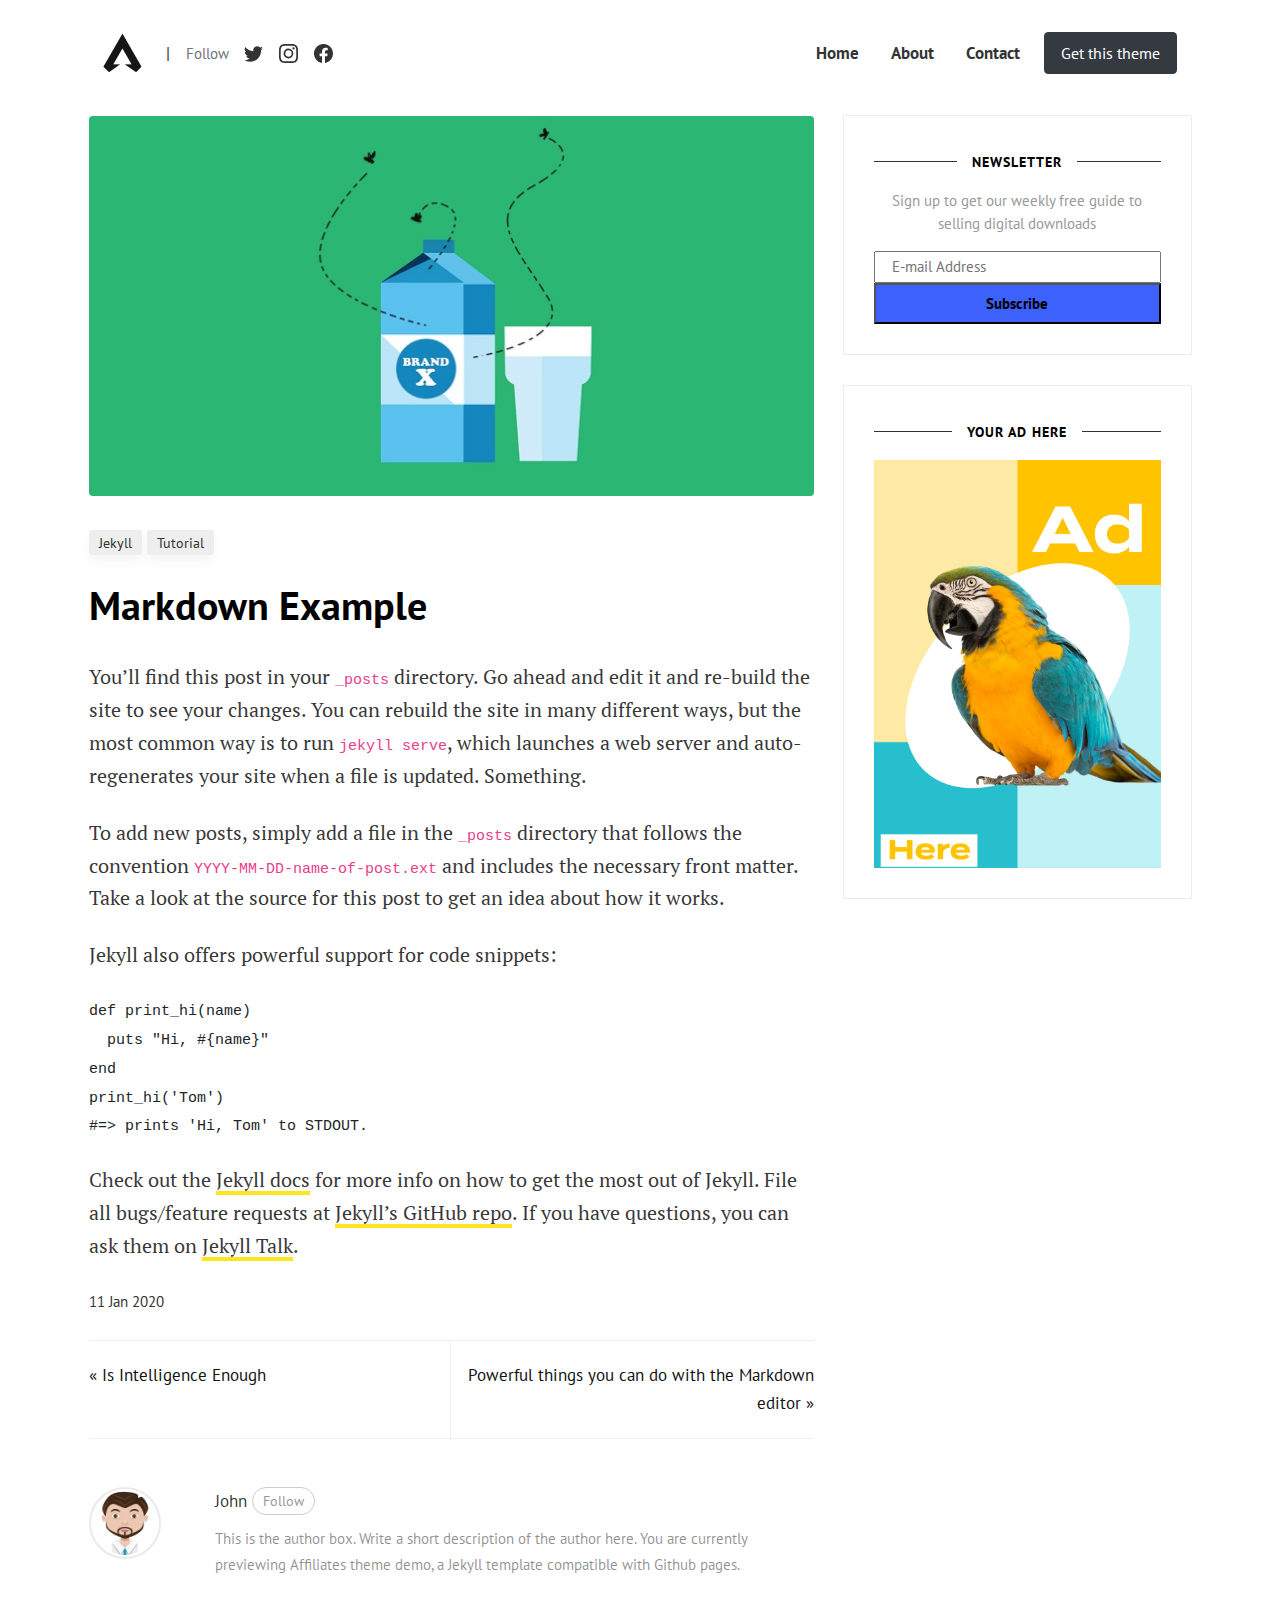
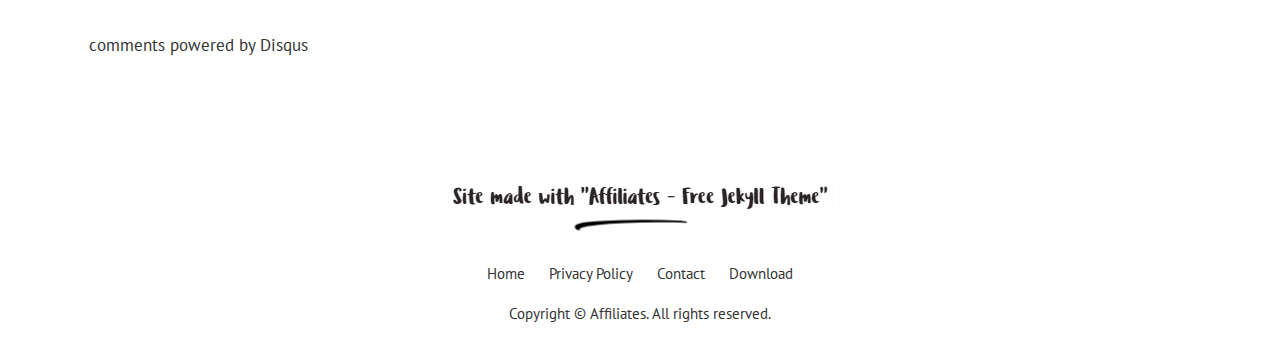
<file: markup-example/index.html>
<!DOCTYPE html>
<html lang="en">
<head>
<meta charset="utf-8">
<meta name="viewport" content="width=device-width, initial-scale=1, shrink-to-fit=no">
<link rel="icon" href="https://ulc5410.github.io/test_site/assets/images/favicon.ico">

<title>Markdown Example | Affiliates</title>

<!-- Begin Jekyll SEO tag v2.8.0 -->
<title>Markdown Example | Affiliates</title>
<meta name="generator" content="Jekyll v3.9.3" />
<meta property="og:title" content="Markdown Example" />
<meta name="author" content="john" />
<meta property="og:locale" content="en_us" />
<meta name="description" content="You’ll find this post in your _posts directory. Go ahead and edit it and re-build the site to see your changes. You can rebuild the site in many different ways, but the most common way is to run jekyll serve, which launches a web server and auto-regenerates your site when a file is updated. Something." />
<meta property="og:description" content="You’ll find this post in your _posts directory. Go ahead and edit it and re-build the site to see your changes. You can rebuild the site in many different ways, but the most common way is to run jekyll serve, which launches a web server and auto-regenerates your site when a file is updated. Something." />
<meta property="og:site_name" content="Affiliates" />
<meta property="og:image" content="/https://ulc5410.github.io/test_site/assets/images/6.jpg" />
<meta property="og:type" content="article" />
<meta property="article:published_time" content="2020-01-11T00:00:00+00:00" />
<meta name="twitter:card" content="summary_large_image" />
<meta property="twitter:image" content="/https://ulc5410.github.io/test_site/assets/images/6.jpg" />
<meta property="twitter:title" content="Markdown Example" />
<script type="application/ld+json">
{"@context":"https://schema.org","@type":"BlogPosting","author":{"@type":"Person","name":"john"},"dateModified":"2020-01-11T00:00:00+00:00","datePublished":"2020-01-11T00:00:00+00:00","description":"You’ll find this post in your _posts directory. Go ahead and edit it and re-build the site to see your changes. You can rebuild the site in many different ways, but the most common way is to run jekyll serve, which launches a web server and auto-regenerates your site when a file is updated. Something.","headline":"Markdown Example","image":"/https://ulc5410.github.io/test_site/assets/images/6.jpg","mainEntityOfPage":{"@type":"WebPage","@id":"/https://ulc5410.github.io/test_site/markup-example/"},"publisher":{"@type":"Organization","logo":{"@type":"ImageObject","url":"/https://ulc5410.github.io/test_site/assets/images/logo.png"},"name":"john"},"url":"/https://ulc5410.github.io/test_site/markup-example/"}</script>
<!-- End Jekyll SEO tag -->


<link href="https://ulc5410.github.io/test_site/assets/css/theme.css" rel="stylesheet">

<!-- custom CSS - Remove this if you don't use it or choose to customize the stylesheet with sass-->
<link href="https://ulc5410.github.io/test_site/assets/css/custom.css" rel="stylesheet">
<!-- custom CSS end-->
    

   
</head>   
    

<body class="layout-post">

    
<!-- Menu Navigation
================================================== -->
<div class="navigation-wrap start-header start-style">
    <nav class="navbar navbar-expand-lg">
        <div class="container">

          <a class="navbar-brand text-dark font-weight-bold big d-flex align-items-center" href="https://ulc5410.github.io/test_site/">
          
          <img class="mr-2" src="https://ulc5410.github.io/test_site/assets/images/logo.png" alt="logo"> 
          
          </a> | 
          

          <div class="d-flex align-items-center">
            
            <span class="ml-3 text-muted small">Follow</span>

            <a class="d-inline-block social-icon" target="_blank" href="https://twitter.com/bstartercom">
              <svg xmlns="http://www.w3.org/2000/svg" width="19" height="19" fill="currentColor" class="bi bi-twitter" viewBox="0 0 16 16">
              <path d="M5.026 15c6.038 0 9.341-5.003 9.341-9.334 0-.14 0-.282-.006-.422A6.685 6.685 0 0 0 16 3.542a6.658 6.658 0 0 1-1.889.518 3.301 3.301 0 0 0 1.447-1.817 6.533 6.533 0 0 1-2.087.793A3.286 3.286 0 0 0 7.875 6.03a9.325 9.325 0 0 1-6.767-3.429 3.289 3.289 0 0 0 1.018 4.382A3.323 3.323 0 0 1 .64 6.575v.045a3.288 3.288 0 0 0 2.632 3.218 3.203 3.203 0 0 1-.865.115 3.23 3.23 0 0 1-.614-.057 3.283 3.283 0 0 0 3.067 2.277A6.588 6.588 0 0 1 .78 13.58a6.32 6.32 0 0 1-.78-.045A9.344 9.344 0 0 0 5.026 15z"/>
            </svg> 
            </a>
            
            <a class="d-inline-block social-icon" target="_blank" href="https://www.instagram.com/bootstrapstarter/">
              <svg xmlns="http://www.w3.org/2000/svg" width="19" height="19" fill="currentColor" class="bi bi-instagram" viewBox="0 0 16 16">
              <path d="M8 0C5.829 0 5.556.01 4.703.048 3.85.088 3.269.222 2.76.42a3.917 3.917 0 0 0-1.417.923A3.927 3.927 0 0 0 .42 2.76C.222 3.268.087 3.85.048 4.7.01 5.555 0 5.827 0 8.001c0 2.172.01 2.444.048 3.297.04.852.174 1.433.372 1.942.205.526.478.972.923 1.417.444.445.89.719 1.416.923.51.198 1.09.333 1.942.372C5.555 15.99 5.827 16 8 16s2.444-.01 3.298-.048c.851-.04 1.434-.174 1.943-.372a3.916 3.916 0 0 0 1.416-.923c.445-.445.718-.891.923-1.417.197-.509.332-1.09.372-1.942C15.99 10.445 16 10.173 16 8s-.01-2.445-.048-3.299c-.04-.851-.175-1.433-.372-1.941a3.926 3.926 0 0 0-.923-1.417A3.911 3.911 0 0 0 13.24.42c-.51-.198-1.092-.333-1.943-.372C10.443.01 10.172 0 7.998 0h.003zm-.717 1.442h.718c2.136 0 2.389.007 3.232.046.78.035 1.204.166 1.486.275.373.145.64.319.92.599.28.28.453.546.598.92.11.281.24.705.275 1.485.039.843.047 1.096.047 3.231s-.008 2.389-.047 3.232c-.035.78-.166 1.203-.275 1.485a2.47 2.47 0 0 1-.599.919c-.28.28-.546.453-.92.598-.28.11-.704.24-1.485.276-.843.038-1.096.047-3.232.047s-2.39-.009-3.233-.047c-.78-.036-1.203-.166-1.485-.276a2.478 2.478 0 0 1-.92-.598 2.48 2.48 0 0 1-.6-.92c-.109-.281-.24-.705-.275-1.485-.038-.843-.046-1.096-.046-3.233 0-2.136.008-2.388.046-3.231.036-.78.166-1.204.276-1.486.145-.373.319-.64.599-.92.28-.28.546-.453.92-.598.282-.11.705-.24 1.485-.276.738-.034 1.024-.044 2.515-.045v.002zm4.988 1.328a.96.96 0 1 0 0 1.92.96.96 0 0 0 0-1.92zm-4.27 1.122a4.109 4.109 0 1 0 0 8.217 4.109 4.109 0 0 0 0-8.217zm0 1.441a2.667 2.667 0 1 1 0 5.334 2.667 2.667 0 0 1 0-5.334z"/>
            </svg>
            </a>
      
            <a class="d-inline-block social-icon" target="_blank" href="https://www.facebook.com/bootstrapstartercom-346329609045284">
              <svg xmlns="http://www.w3.org/2000/svg" width="19" height="19" fill="currentColor" class="bi bi-facebook" viewBox="0 0 16 16">
              <path d="M16 8.049c0-4.446-3.582-8.05-8-8.05C3.58 0-.002 3.603-.002 8.05c0 4.017 2.926 7.347 6.75 7.951v-5.625h-2.03V8.05H6.75V6.275c0-2.017 1.195-3.131 3.022-3.131.876 0 1.791.157 1.791.157v1.98h-1.009c-.993 0-1.303.621-1.303 1.258v1.51h2.218l-.354 2.326H9.25V16c3.824-.604 6.75-3.934 6.75-7.951z"/>
            </svg>
            </a>

          </div>
    
          <button class="navbar-toggler" type="button" data-bs-toggle="collapse" data-bs-target="#navbarResponsive" aria-controls="navbarResponsive" aria-expanded="false" aria-label="Toggle navigation">
            <svg xmlns="http://www.w3.org/2000/svg" width="26" height="26" fill="currentColor" class="bi bi-three-dots-vertical" viewBox="0 0 16 16">
              <path d="M9.5 13a1.5 1.5 0 1 1-3 0 1.5 1.5 0 0 1 3 0zm0-5a1.5 1.5 0 1 1-3 0 1.5 1.5 0 0 1 3 0zm0-5a1.5 1.5 0 1 1-3 0 1.5 1.5 0 0 1 3 0z"/>
            </svg>
          </button>
          
          <div class="collapse navbar-collapse" id="navbarResponsive">
            <ul class="navbar-nav ml-auto font-weight-bold d-flex align-items-center">
              
              <li class="nav-item">
                <a class="nav-link px-3 " href="https://ulc5410.github.io/test_site/" alt="Home">Home</a>
              </li>
              
              <li class="nav-item">
                <a class="nav-link px-3 " href="https://ulc5410.github.io/test_site/about/" alt="About">About</a>
              </li>
              
              <li class="nav-item">
                <a class="nav-link px-3 " href="https://ulc5410.github.io/test_site/contact/" alt="Contact">Contact</a>
              </li>
              
              <li class="nav-item">
                <a class="nav-link px-3 ml-2 btn btn-dark text-white px-3" href="https://bootstrapstarter.com/template-affiliates-bootstrap-jekyll/" alt="Get this theme">Get this theme</a>
              </li>
              
            </ul>
          </div>

        </div>
      </nav>
    </div>  

    
<!-- Container
================================================== -->    
<main class="container">   
      <!-- Begin Article
================================================== -->

	<div class="row">
		

		<!-- Post -->        
        
        
		<div class="col-sm-8">
            <!-- Post Featured Image -->
			<img class="featured-image img-fluid rounded" src="https://ulc5410.github.io/test_site/assets/images/6.jpg" alt="Markdown Example">
			<!-- End Featured Image -->
			<div class="mainheading">             
                
                <!-- Post Categories -->
                <div class="after-post-tags">
                    <ul class="tags">
                        
                        
                        <li>
                         <a href="https://ulc5410.github.io/test_site/categories#jekyll">Jekyll</a>
                        </li>
                        
                        <li>
                         <a href="https://ulc5410.github.io/test_site/categories#tutorial">tutorial</a>
                        </li>
                        
                    </ul>
                </div>
                <!-- End Categories -->
                
                <!-- Post Title -->
				<h1 class="posttitle">Markdown Example</h1> 
                
			</div>

			

			<!-- Post Content -->
			<div class="article-post serif-font">
				<p>You’ll find this post in your <code>_posts</code> directory. Go ahead and edit it and re-build the site to see your changes. You can rebuild the site in many different ways, but the most common way is to run <code>jekyll serve</code>, which launches a web server and auto-regenerates your site when a file is updated. Something.</p>

<p>To add new posts, simply add a file in the <code>_posts</code> directory that follows the convention <code>YYYY-MM-DD-name-of-post.ext</code> and includes the necessary front matter. Take a look at the source for this post to get an idea about how it works.</p>

<p>Jekyll also offers powerful support for code snippets:</p>

<figure class="highlight"><pre><code class="language-ruby" data-lang="ruby"><span class="k">def</span> <span class="nf">print_hi</span><span class="p">(</span><span class="nb">name</span><span class="p">)</span>
  <span class="nb">puts</span> <span class="s2">"Hi, </span><span class="si">#{</span><span class="nb">name</span><span class="si">}</span><span class="s2">"</span>
<span class="k">end</span>
<span class="n">print_hi</span><span class="p">(</span><span class="s1">'Tom'</span><span class="p">)</span>
<span class="c1">#=&gt; prints 'Hi, Tom' to STDOUT.</span></code></pre></figure>

<p>Check out the <a href="http://jekyllrb.com/docs/home">Jekyll docs</a> for more info on how to get the most out of Jekyll. File all bugs/feature requests at <a href="https://github.com/jekyll/jekyll">Jekyll’s GitHub repo</a>. If you have questions, you can ask them on <a href="https://talk.jekyllrb.com/">Jekyll Talk</a>.</p>


                <div class="clearfix"></div>
			</div>

            <!-- Post Date -->
            <p>
            <small>
                <span class="post-date"><time class="post-date" datetime="2020-01-11">11 Jan 2020</time></span>           
                
                </small>
            </p>
            
			
            
            <!-- Prev/Next -->
            <div class="row PageNavigation mt-4 prevnextlinks d-flex justify-content-between">
              
                <div class="col-md-6 rightborder pl-0">
                    <a class="thepostlink" href="/https://ulc5410.github.io/test_site/is-intelligence-enough/">&laquo; Is Intelligence Enough</a>
                </div>
              
              
                <div class="col-md-6 text-right pr-0">
                    <a class="thepostlink" href="/https://ulc5410.github.io/test_site/powerful-things-markdown-editor/">Powerful things you can do with the Markdown editor &raquo;</a>
                </div>
              
            </div>
            <!-- End Prev/Next -->
            
            
             <!-- Author Box -->
                				
				<div class="row post-top-meta">
					<div class="col-md-2">
						<img class="author-thumb" src="https://ulc5410.github.io/test_site/assets/images/john.png" alt="John">
					</div>
					<div class="col-md-10">
						<a target="_blank" class="link-dark" href="https://www.wowthemes.net/category/jekyll-themes/">John</a><a target="_blank" href="https://twitter.com/wowthemesnet" class="btn follow">Follow</a>
						<span class="author-description">This is the author box. Write a short description of the author here. You are currently previewing Affiliates theme demo, a Jekyll template compatible with Github pages.</span>						
					</div>
				</div>				
                
            
            
            <!-- Begin Comments
            ================================================== -->
            <section>
            <div id="comments">                          
                <section class="disqus">
    <div id="disqus_thread"></div>
    <script type="text/javascript">
        var disqus_shortname = 'demowebsite'; 
        var disqus_developer = 0;
        (function() {
            var dsq = document.createElement('script'); dsq.type = 'text/javascript'; dsq.async = true;
            dsq.src = window.location.protocol + '//' + disqus_shortname + '.disqus.com/embed.js';
            (document.getElementsByTagName('head')[0] || document.getElementsByTagName('body')[0]).appendChild(dsq);
        })();
    </script>
    <noscript>Please enable JavaScript to view the <a href="http://disqus.com/?ref_noscript">comments powered by Disqus.</a></noscript>
    <a href="http://disqus.com" class="dsq-brlink">comments powered by <span class="logo-disqus">Disqus</span></a>
</section>
 
            </div>
            </section>
            <!--End Comments
            ================================================== -->
            
            

		</div>
		<!-- End Post -->


        

		<!-- Sidebar -->
        <div class="col-sm-4">
            <div class="sidebar sticky-top">        
    <div class="sidebar-section">
        <h5><span>Newsletter</span></h5>
        <!-- Go to your Mailchimp account/Lists/Sign Up Forms/Embedded forms and replace the code below with your own  -->

<!-- Begin MailChimp Signup Form -->
<link href="//cdn-images.mailchimp.com/embedcode/classic-10_7.css" rel="stylesheet" type="text/css">
<style type="text/css">
	#mc_embed_signup{background:#fff; clear:left; }
	/* Add your own MailChimp form style overrides in your site stylesheet or in this style block.
	   We recommend moving this block and the preceding CSS link to the HEAD of your HTML file. */
</style>
<div id="mc_embed_signup">
<form action="https://wowthemes.us11.list-manage.com/subscribe/post?u=8aeb20a530e124561927d3bd8&amp;id=8c3d2d214b" method="post" id="mc-embedded-subscribe-form" name="mc-embedded-subscribe-form" class="validate" target="_blank" novalidate>
	<div id="mc_embed_signup_scroll">
	<h2>Sign up to get our weekly free guide to selling digital downloads</h2>

<div class="mc-field-group">                
	<input type="email" value="" name="EMAIL" class="required email" id="mce-EMAIL" placeholder="E-mail Address">
</div>
	<div id="mce-responses" class="clear">
		<div class="response" id="mce-error-response" style="display:none"></div>
		<div class="response" id="mce-success-response" style="display:none"></div>
	</div>    <!-- real people should not fill this in and expect good things - do not remove this or risk form bot signups-->
	<div style="position: absolute; left: -5000px;" aria-hidden="true"><input type="text" name="b_8aeb20a530e124561927d3bd8_8c3d2d214b" tabindex="-1" value=""></div>
	<div class="clear"><input type="submit" value="Subscribe" name="subscribe" id="mc-embedded-subscribe" class="button"></div>
	</div>
</form>
</div>
<script type='text/javascript' src='//s3.amazonaws.com/downloads.mailchimp.com/js/mc-validate.js'></script><script type='text/javascript'>(function($) {window.fnames = new Array(); window.ftypes = new Array();fnames[0]='EMAIL';ftypes[0]='email';fnames[3]='MMERGE3';ftypes[3]='text';fnames[1]='MMERGE1';ftypes[1]='text';fnames[2]='MMERGE2';ftypes[2]='text';fnames[4]='MMERGE4';ftypes[4]='text';fnames[5]='MMERGE5';ftypes[5]='text';}(jQuery));var $mcj = jQuery.noConflict(true);</script>
<!--End mc_embed_signup-->
    </div>
    <div class="sidebar-section">
        <h5><span>Your Ad Here</span></h5>
        <img src="https://ulc5410.github.io/test_site/assets/images/ad.png">
    </div>
</div>
            </div>
        
        

	</div>

<!-- End Article
================================================== -->  
</main>

<!-- Footer
================================================== -->    
<footer class="footer container text-center">  

  <!-- CREDITS BEGIN.-->
  <!-- If you want to support my work, please donate to remove the credits. This helps me keep it up and running: https://www.wowthemes.net/donate/ -->
  <div class="credits mx-auto text-center mb-3">
    <a class="hover-opacity font-weight-bold" href="https://bootstrapstarter.com/template-affiliates-bootstrap-jekyll/">
      <img src="https://ulc5410.github.io/test_site/assets/images/credits.png" alt="powered by WowThemes">
    </a>
  </div>
  <!-- CREDITS END -->

  <ul class="p-0 mb-1 small">
    
    <li>
      <a href="https://ulc5410.github.io/test_site/" alt="Home">Home</a>
    </li>
    
    <li>
      <a href="https://ulc5410.github.io/test_site/privacy-policy/" alt="Privacy Policy">Privacy Policy</a>
    </li>
    
    <li>
      <a href="https://ulc5410.github.io/test_site/contact/" alt="Contact">Contact</a>
    </li>
    
    <li>
      <a href="https://bootstrapstarter.com/template-affiliates-bootstrap-jekyll/" alt="Download">Download</a>
    </li>
    
    </ul>
    <div class="copyright small">
       Copyright © Affiliates. All rights reserved.
    </div>
</footer>

<!-- JavaScript
================================================== -->    
<script src="https://ulc5410.github.io/test_site/assets/js/jquery.min.js"></script>   
<script src="https://ulc5410.github.io/test_site/assets/js/bootstrap.min.js"></script>   
<script src="https://ulc5410.github.io/test_site/assets/js/theme.js"></script>    
    
</body>
    
</html>
</file>
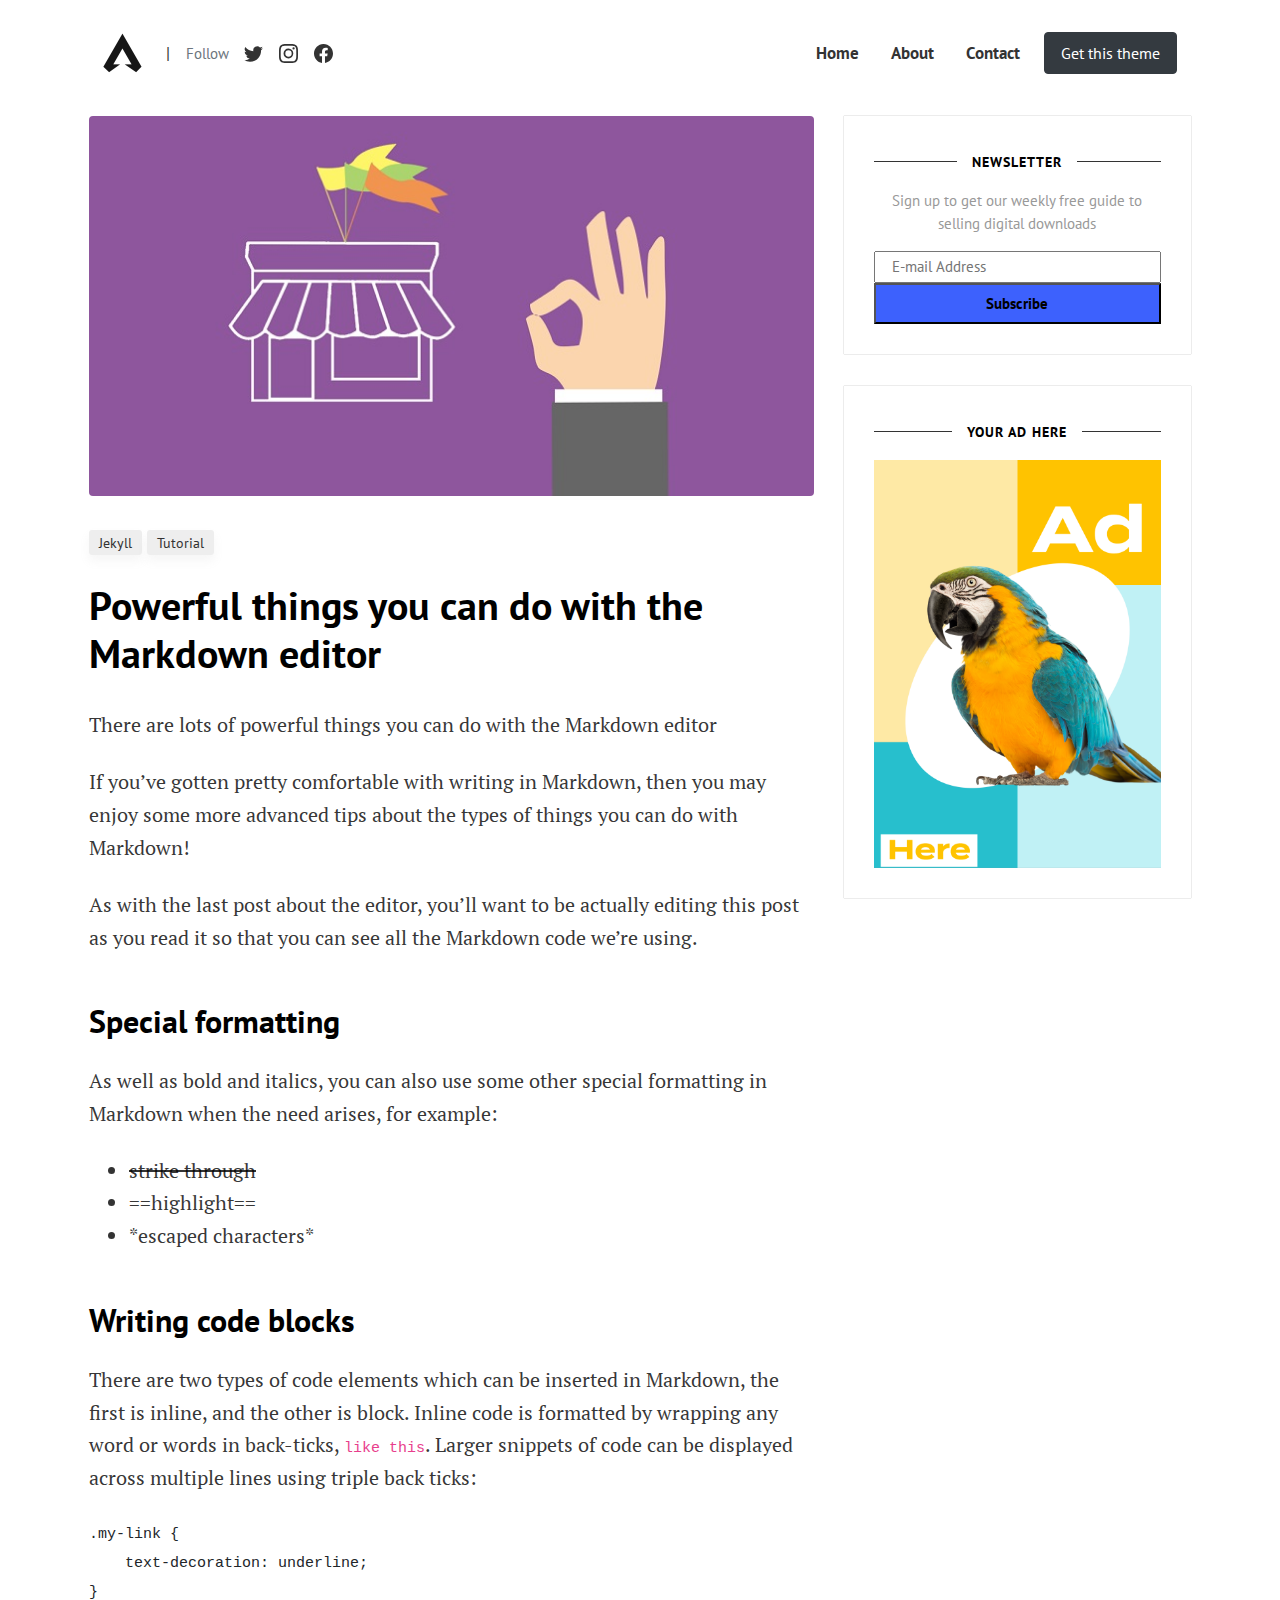
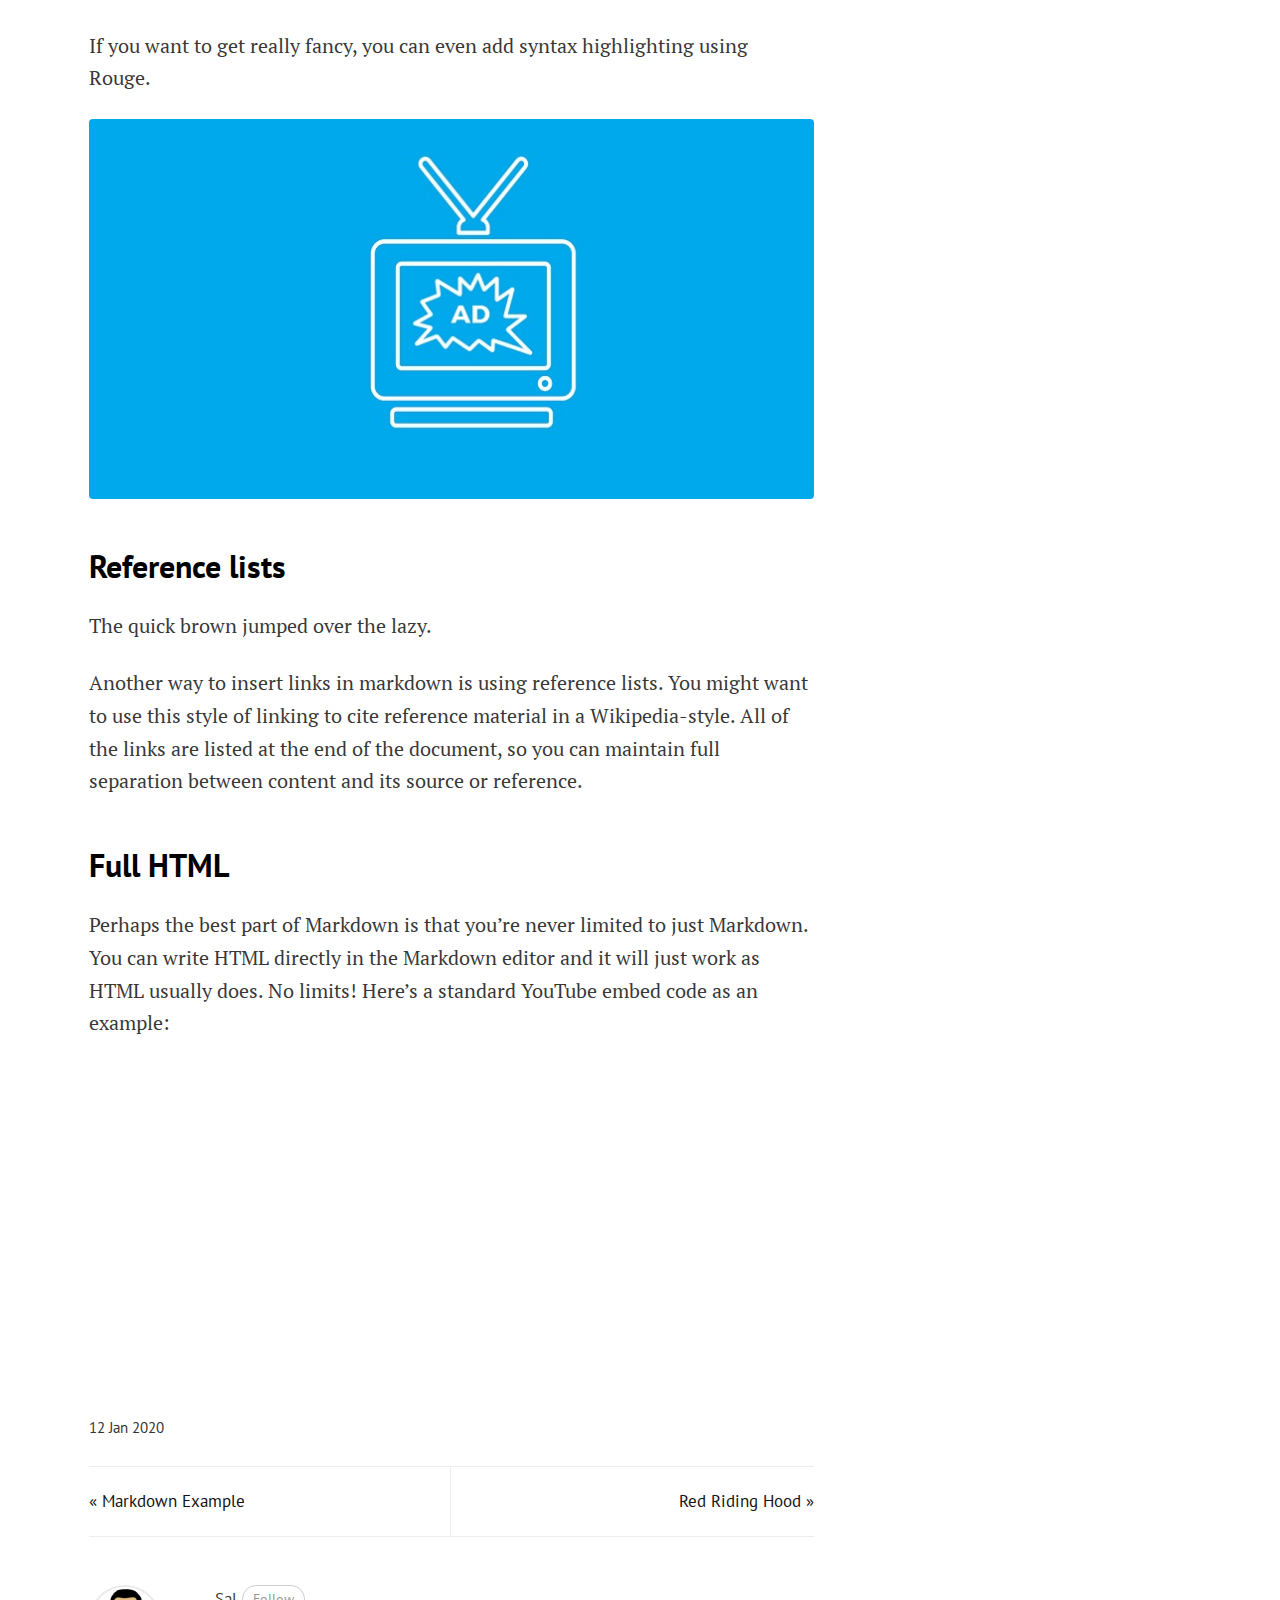
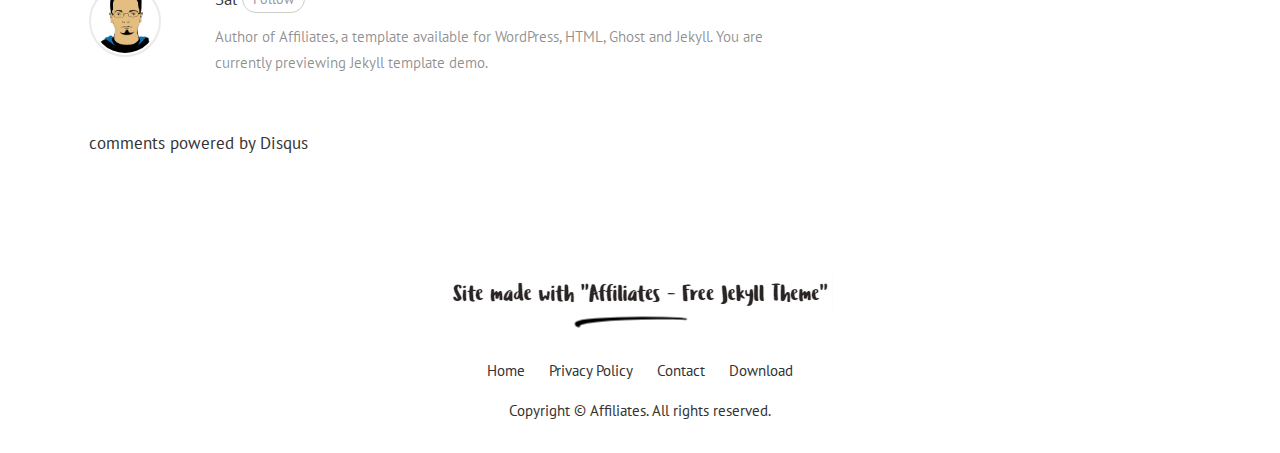
<file: powerful-things-markdown-editor/index.html>
<!DOCTYPE html>
<html lang="en">
<head>
<meta charset="utf-8">
<meta name="viewport" content="width=device-width, initial-scale=1, shrink-to-fit=no">
<link rel="icon" href="https://ulc5410.github.io/test_site/assets/images/favicon.ico">

<title>Powerful things you can do with the Markdown editor | Affiliates</title>

<!-- Begin Jekyll SEO tag v2.8.0 -->
<title>Powerful things you can do with the Markdown editor | Affiliates</title>
<meta name="generator" content="Jekyll v3.9.3" />
<meta property="og:title" content="Powerful things you can do with the Markdown editor" />
<meta name="author" content="sal" />
<meta property="og:locale" content="en_us" />
<meta name="description" content="There are lots of powerful things you can do with the Markdown editor" />
<meta property="og:description" content="There are lots of powerful things you can do with the Markdown editor" />
<meta property="og:site_name" content="Affiliates" />
<meta property="og:image" content="/https://ulc5410.github.io/test_site/assets/images/4.jpg" />
<meta property="og:type" content="article" />
<meta property="article:published_time" content="2020-01-12T00:00:00+00:00" />
<meta name="twitter:card" content="summary_large_image" />
<meta property="twitter:image" content="/https://ulc5410.github.io/test_site/assets/images/4.jpg" />
<meta property="twitter:title" content="Powerful things you can do with the Markdown editor" />
<script type="application/ld+json">
{"@context":"https://schema.org","@type":"BlogPosting","author":{"@type":"Person","name":"sal"},"dateModified":"2020-01-12T00:00:00+00:00","datePublished":"2020-01-12T00:00:00+00:00","description":"There are lots of powerful things you can do with the Markdown editor","headline":"Powerful things you can do with the Markdown editor","image":"/https://ulc5410.github.io/test_site/assets/images/4.jpg","mainEntityOfPage":{"@type":"WebPage","@id":"/https://ulc5410.github.io/test_site/powerful-things-markdown-editor/"},"publisher":{"@type":"Organization","logo":{"@type":"ImageObject","url":"/https://ulc5410.github.io/test_site/assets/images/logo.png"},"name":"sal"},"url":"/https://ulc5410.github.io/test_site/powerful-things-markdown-editor/"}</script>
<!-- End Jekyll SEO tag -->


<link href="https://ulc5410.github.io/test_site/assets/css/theme.css" rel="stylesheet">

<!-- custom CSS - Remove this if you don't use it or choose to customize the stylesheet with sass-->
<link href="https://ulc5410.github.io/test_site/assets/css/custom.css" rel="stylesheet">
<!-- custom CSS end-->
    

   
</head>   
    

<body class="layout-post">

    
<!-- Menu Navigation
================================================== -->
<div class="navigation-wrap start-header start-style">
    <nav class="navbar navbar-expand-lg">
        <div class="container">

          <a class="navbar-brand text-dark font-weight-bold big d-flex align-items-center" href="https://ulc5410.github.io/test_site/">
          
          <img class="mr-2" src="https://ulc5410.github.io/test_site/assets/images/logo.png" alt="logo"> 
          
          </a> | 
          

          <div class="d-flex align-items-center">
            
            <span class="ml-3 text-muted small">Follow</span>

            <a class="d-inline-block social-icon" target="_blank" href="https://twitter.com/bstartercom">
              <svg xmlns="http://www.w3.org/2000/svg" width="19" height="19" fill="currentColor" class="bi bi-twitter" viewBox="0 0 16 16">
              <path d="M5.026 15c6.038 0 9.341-5.003 9.341-9.334 0-.14 0-.282-.006-.422A6.685 6.685 0 0 0 16 3.542a6.658 6.658 0 0 1-1.889.518 3.301 3.301 0 0 0 1.447-1.817 6.533 6.533 0 0 1-2.087.793A3.286 3.286 0 0 0 7.875 6.03a9.325 9.325 0 0 1-6.767-3.429 3.289 3.289 0 0 0 1.018 4.382A3.323 3.323 0 0 1 .64 6.575v.045a3.288 3.288 0 0 0 2.632 3.218 3.203 3.203 0 0 1-.865.115 3.23 3.23 0 0 1-.614-.057 3.283 3.283 0 0 0 3.067 2.277A6.588 6.588 0 0 1 .78 13.58a6.32 6.32 0 0 1-.78-.045A9.344 9.344 0 0 0 5.026 15z"/>
            </svg> 
            </a>
            
            <a class="d-inline-block social-icon" target="_blank" href="https://www.instagram.com/bootstrapstarter/">
              <svg xmlns="http://www.w3.org/2000/svg" width="19" height="19" fill="currentColor" class="bi bi-instagram" viewBox="0 0 16 16">
              <path d="M8 0C5.829 0 5.556.01 4.703.048 3.85.088 3.269.222 2.76.42a3.917 3.917 0 0 0-1.417.923A3.927 3.927 0 0 0 .42 2.76C.222 3.268.087 3.85.048 4.7.01 5.555 0 5.827 0 8.001c0 2.172.01 2.444.048 3.297.04.852.174 1.433.372 1.942.205.526.478.972.923 1.417.444.445.89.719 1.416.923.51.198 1.09.333 1.942.372C5.555 15.99 5.827 16 8 16s2.444-.01 3.298-.048c.851-.04 1.434-.174 1.943-.372a3.916 3.916 0 0 0 1.416-.923c.445-.445.718-.891.923-1.417.197-.509.332-1.09.372-1.942C15.99 10.445 16 10.173 16 8s-.01-2.445-.048-3.299c-.04-.851-.175-1.433-.372-1.941a3.926 3.926 0 0 0-.923-1.417A3.911 3.911 0 0 0 13.24.42c-.51-.198-1.092-.333-1.943-.372C10.443.01 10.172 0 7.998 0h.003zm-.717 1.442h.718c2.136 0 2.389.007 3.232.046.78.035 1.204.166 1.486.275.373.145.64.319.92.599.28.28.453.546.598.92.11.281.24.705.275 1.485.039.843.047 1.096.047 3.231s-.008 2.389-.047 3.232c-.035.78-.166 1.203-.275 1.485a2.47 2.47 0 0 1-.599.919c-.28.28-.546.453-.92.598-.28.11-.704.24-1.485.276-.843.038-1.096.047-3.232.047s-2.39-.009-3.233-.047c-.78-.036-1.203-.166-1.485-.276a2.478 2.478 0 0 1-.92-.598 2.48 2.48 0 0 1-.6-.92c-.109-.281-.24-.705-.275-1.485-.038-.843-.046-1.096-.046-3.233 0-2.136.008-2.388.046-3.231.036-.78.166-1.204.276-1.486.145-.373.319-.64.599-.92.28-.28.546-.453.92-.598.282-.11.705-.24 1.485-.276.738-.034 1.024-.044 2.515-.045v.002zm4.988 1.328a.96.96 0 1 0 0 1.92.96.96 0 0 0 0-1.92zm-4.27 1.122a4.109 4.109 0 1 0 0 8.217 4.109 4.109 0 0 0 0-8.217zm0 1.441a2.667 2.667 0 1 1 0 5.334 2.667 2.667 0 0 1 0-5.334z"/>
            </svg>
            </a>
      
            <a class="d-inline-block social-icon" target="_blank" href="https://www.facebook.com/bootstrapstartercom-346329609045284">
              <svg xmlns="http://www.w3.org/2000/svg" width="19" height="19" fill="currentColor" class="bi bi-facebook" viewBox="0 0 16 16">
              <path d="M16 8.049c0-4.446-3.582-8.05-8-8.05C3.58 0-.002 3.603-.002 8.05c0 4.017 2.926 7.347 6.75 7.951v-5.625h-2.03V8.05H6.75V6.275c0-2.017 1.195-3.131 3.022-3.131.876 0 1.791.157 1.791.157v1.98h-1.009c-.993 0-1.303.621-1.303 1.258v1.51h2.218l-.354 2.326H9.25V16c3.824-.604 6.75-3.934 6.75-7.951z"/>
            </svg>
            </a>

          </div>
    
          <button class="navbar-toggler" type="button" data-bs-toggle="collapse" data-bs-target="#navbarResponsive" aria-controls="navbarResponsive" aria-expanded="false" aria-label="Toggle navigation">
            <svg xmlns="http://www.w3.org/2000/svg" width="26" height="26" fill="currentColor" class="bi bi-three-dots-vertical" viewBox="0 0 16 16">
              <path d="M9.5 13a1.5 1.5 0 1 1-3 0 1.5 1.5 0 0 1 3 0zm0-5a1.5 1.5 0 1 1-3 0 1.5 1.5 0 0 1 3 0zm0-5a1.5 1.5 0 1 1-3 0 1.5 1.5 0 0 1 3 0z"/>
            </svg>
          </button>
          
          <div class="collapse navbar-collapse" id="navbarResponsive">
            <ul class="navbar-nav ml-auto font-weight-bold d-flex align-items-center">
              
              <li class="nav-item">
                <a class="nav-link px-3 " href="https://ulc5410.github.io/test_site/" alt="Home">Home</a>
              </li>
              
              <li class="nav-item">
                <a class="nav-link px-3 " href="https://ulc5410.github.io/test_site/about/" alt="About">About</a>
              </li>
              
              <li class="nav-item">
                <a class="nav-link px-3 " href="https://ulc5410.github.io/test_site/contact/" alt="Contact">Contact</a>
              </li>
              
              <li class="nav-item">
                <a class="nav-link px-3 ml-2 btn btn-dark text-white px-3" href="https://bootstrapstarter.com/template-affiliates-bootstrap-jekyll/" alt="Get this theme">Get this theme</a>
              </li>
              
            </ul>
          </div>

        </div>
      </nav>
    </div>  

    
<!-- Container
================================================== -->    
<main class="container">   
      <!-- Begin Article
================================================== -->

	<div class="row">
		

		<!-- Post -->        
        
        
		<div class="col-sm-8">
            <!-- Post Featured Image -->
			<img class="featured-image img-fluid rounded" src="https://ulc5410.github.io/test_site/assets/images/4.jpg" alt="Powerful things you can do with the Markdown editor">
			<!-- End Featured Image -->
			<div class="mainheading">             
                
                <!-- Post Categories -->
                <div class="after-post-tags">
                    <ul class="tags">
                        
                        
                        <li>
                         <a href="https://ulc5410.github.io/test_site/categories#jekyll">Jekyll</a>
                        </li>
                        
                        <li>
                         <a href="https://ulc5410.github.io/test_site/categories#tutorial">tutorial</a>
                        </li>
                        
                    </ul>
                </div>
                <!-- End Categories -->
                
                <!-- Post Title -->
				<h1 class="posttitle">Powerful things you can do with the Markdown editor</h1> 
                
			</div>

			

			<!-- Post Content -->
			<div class="article-post serif-font">
				<p>There are lots of powerful things you can do with the Markdown editor</p>

<p>If you’ve gotten pretty comfortable with writing in Markdown, then you may enjoy some more advanced tips about the types of things you can do with Markdown!</p>

<p>As with the last post about the editor, you’ll want to be actually editing this post as you read it so that you can see all the Markdown code we’re using.</p>

<h2 id="special-formatting">Special formatting</h2>

<p>As well as bold and italics, you can also use some other special formatting in Markdown when the need arises, for example:</p>

<ul>
  <li><del>strike through</del></li>
  <li>==highlight==</li>
  <li>*escaped characters*</li>
</ul>

<h2 id="writing-code-blocks">Writing code blocks</h2>

<p>There are two types of code elements which can be inserted in Markdown, the first is inline, and the other is block. Inline code is formatted by wrapping any word or words in back-ticks, <code>like this</code>. Larger snippets of code can be displayed across multiple lines using triple back ticks:</p>

<pre><code>.my-link {
    text-decoration: underline;
}
</code></pre>

<p>If you want to get really fancy, you can even add syntax highlighting using Rouge.</p>

<p><img src="https://ulc5410.github.io/test_site/assets/images/3.jpg" alt="walking" /></p>

<h2 id="reference-lists">Reference lists</h2>

<p>The quick brown jumped over the lazy.</p>

<p>Another way to insert links in markdown is using reference lists. You might want to use this style of linking to cite reference material in a Wikipedia-style. All of the links are listed at the end of the document, so you can maintain full separation between content and its source or reference.</p>

<h2 id="full-html">Full HTML</h2>

<p>Perhaps the best part of Markdown is that you’re never limited to just Markdown. You can write HTML directly in the Markdown editor and it will just work as HTML usually does. No limits! Here’s a standard YouTube embed code as an example:</p>

<p><iframe style="width:100%;" height="315" src="https://www.youtube.com/embed/Cniqsc9QfDo?rel=0&amp;showinfo=0" frameborder="0" allowfullscreen=""></iframe></p>

                <div class="clearfix"></div>
			</div>

            <!-- Post Date -->
            <p>
            <small>
                <span class="post-date"><time class="post-date" datetime="2020-01-12">12 Jan 2020</time></span>           
                
                </small>
            </p>
            
			
            
            <!-- Prev/Next -->
            <div class="row PageNavigation mt-4 prevnextlinks d-flex justify-content-between">
              
                <div class="col-md-6 rightborder pl-0">
                    <a class="thepostlink" href="/https://ulc5410.github.io/test_site/markup-example/">&laquo; Markdown Example</a>
                </div>
              
              
                <div class="col-md-6 text-right pr-0">
                    <a class="thepostlink" href="/https://ulc5410.github.io/test_site/red-riding/">Red Riding Hood &raquo;</a>
                </div>
              
            </div>
            <!-- End Prev/Next -->
            
            
             <!-- Author Box -->
                				
				<div class="row post-top-meta">
					<div class="col-md-2">
						<img class="author-thumb" src="https://ulc5410.github.io/test_site/assets/images/sal.png" alt="Sal">
					</div>
					<div class="col-md-10">
						<a target="_blank" class="link-dark" href="https://www.wowthemes.net/category/jekyll-themes/">Sal</a><a target="_blank" href="https://twitter.com/wowthemesnet" class="btn follow">Follow</a>
						<span class="author-description">Author of Affiliates, a template available for WordPress, HTML, Ghost and Jekyll. You are currently previewing Jekyll template demo.</span>						
					</div>
				</div>				
                
            
            
            <!-- Begin Comments
            ================================================== -->
            <section>
            <div id="comments">                          
                <section class="disqus">
    <div id="disqus_thread"></div>
    <script type="text/javascript">
        var disqus_shortname = 'demowebsite'; 
        var disqus_developer = 0;
        (function() {
            var dsq = document.createElement('script'); dsq.type = 'text/javascript'; dsq.async = true;
            dsq.src = window.location.protocol + '//' + disqus_shortname + '.disqus.com/embed.js';
            (document.getElementsByTagName('head')[0] || document.getElementsByTagName('body')[0]).appendChild(dsq);
        })();
    </script>
    <noscript>Please enable JavaScript to view the <a href="http://disqus.com/?ref_noscript">comments powered by Disqus.</a></noscript>
    <a href="http://disqus.com" class="dsq-brlink">comments powered by <span class="logo-disqus">Disqus</span></a>
</section>
 
            </div>
            </section>
            <!--End Comments
            ================================================== -->
            
            

		</div>
		<!-- End Post -->


        

		<!-- Sidebar -->
        <div class="col-sm-4">
            <div class="sidebar sticky-top">        
    <div class="sidebar-section">
        <h5><span>Newsletter</span></h5>
        <!-- Go to your Mailchimp account/Lists/Sign Up Forms/Embedded forms and replace the code below with your own  -->

<!-- Begin MailChimp Signup Form -->
<link href="//cdn-images.mailchimp.com/embedcode/classic-10_7.css" rel="stylesheet" type="text/css">
<style type="text/css">
	#mc_embed_signup{background:#fff; clear:left; }
	/* Add your own MailChimp form style overrides in your site stylesheet or in this style block.
	   We recommend moving this block and the preceding CSS link to the HEAD of your HTML file. */
</style>
<div id="mc_embed_signup">
<form action="https://wowthemes.us11.list-manage.com/subscribe/post?u=8aeb20a530e124561927d3bd8&amp;id=8c3d2d214b" method="post" id="mc-embedded-subscribe-form" name="mc-embedded-subscribe-form" class="validate" target="_blank" novalidate>
	<div id="mc_embed_signup_scroll">
	<h2>Sign up to get our weekly free guide to selling digital downloads</h2>

<div class="mc-field-group">                
	<input type="email" value="" name="EMAIL" class="required email" id="mce-EMAIL" placeholder="E-mail Address">
</div>
	<div id="mce-responses" class="clear">
		<div class="response" id="mce-error-response" style="display:none"></div>
		<div class="response" id="mce-success-response" style="display:none"></div>
	</div>    <!-- real people should not fill this in and expect good things - do not remove this or risk form bot signups-->
	<div style="position: absolute; left: -5000px;" aria-hidden="true"><input type="text" name="b_8aeb20a530e124561927d3bd8_8c3d2d214b" tabindex="-1" value=""></div>
	<div class="clear"><input type="submit" value="Subscribe" name="subscribe" id="mc-embedded-subscribe" class="button"></div>
	</div>
</form>
</div>
<script type='text/javascript' src='//s3.amazonaws.com/downloads.mailchimp.com/js/mc-validate.js'></script><script type='text/javascript'>(function($) {window.fnames = new Array(); window.ftypes = new Array();fnames[0]='EMAIL';ftypes[0]='email';fnames[3]='MMERGE3';ftypes[3]='text';fnames[1]='MMERGE1';ftypes[1]='text';fnames[2]='MMERGE2';ftypes[2]='text';fnames[4]='MMERGE4';ftypes[4]='text';fnames[5]='MMERGE5';ftypes[5]='text';}(jQuery));var $mcj = jQuery.noConflict(true);</script>
<!--End mc_embed_signup-->
    </div>
    <div class="sidebar-section">
        <h5><span>Your Ad Here</span></h5>
        <img src="https://ulc5410.github.io/test_site/assets/images/ad.png">
    </div>
</div>
            </div>
        
        

	</div>

<!-- End Article
================================================== -->  
</main>

<!-- Footer
================================================== -->    
<footer class="footer container text-center">  

  <!-- CREDITS BEGIN.-->
  <!-- If you want to support my work, please donate to remove the credits. This helps me keep it up and running: https://www.wowthemes.net/donate/ -->
  <div class="credits mx-auto text-center mb-3">
    <a class="hover-opacity font-weight-bold" href="https://bootstrapstarter.com/template-affiliates-bootstrap-jekyll/">
      <img src="https://ulc5410.github.io/test_site/assets/images/credits.png" alt="powered by WowThemes">
    </a>
  </div>
  <!-- CREDITS END -->

  <ul class="p-0 mb-1 small">
    
    <li>
      <a href="https://ulc5410.github.io/test_site/" alt="Home">Home</a>
    </li>
    
    <li>
      <a href="https://ulc5410.github.io/test_site/privacy-policy/" alt="Privacy Policy">Privacy Policy</a>
    </li>
    
    <li>
      <a href="https://ulc5410.github.io/test_site/contact/" alt="Contact">Contact</a>
    </li>
    
    <li>
      <a href="https://bootstrapstarter.com/template-affiliates-bootstrap-jekyll/" alt="Download">Download</a>
    </li>
    
    </ul>
    <div class="copyright small">
       Copyright © Affiliates. All rights reserved.
    </div>
</footer>

<!-- JavaScript
================================================== -->    
<script src="https://ulc5410.github.io/test_site/assets/js/jquery.min.js"></script>   
<script src="https://ulc5410.github.io/test_site/assets/js/bootstrap.min.js"></script>   
<script src="https://ulc5410.github.io/test_site/assets/js/theme.js"></script>    
    
</body>
    
</html>
</file>
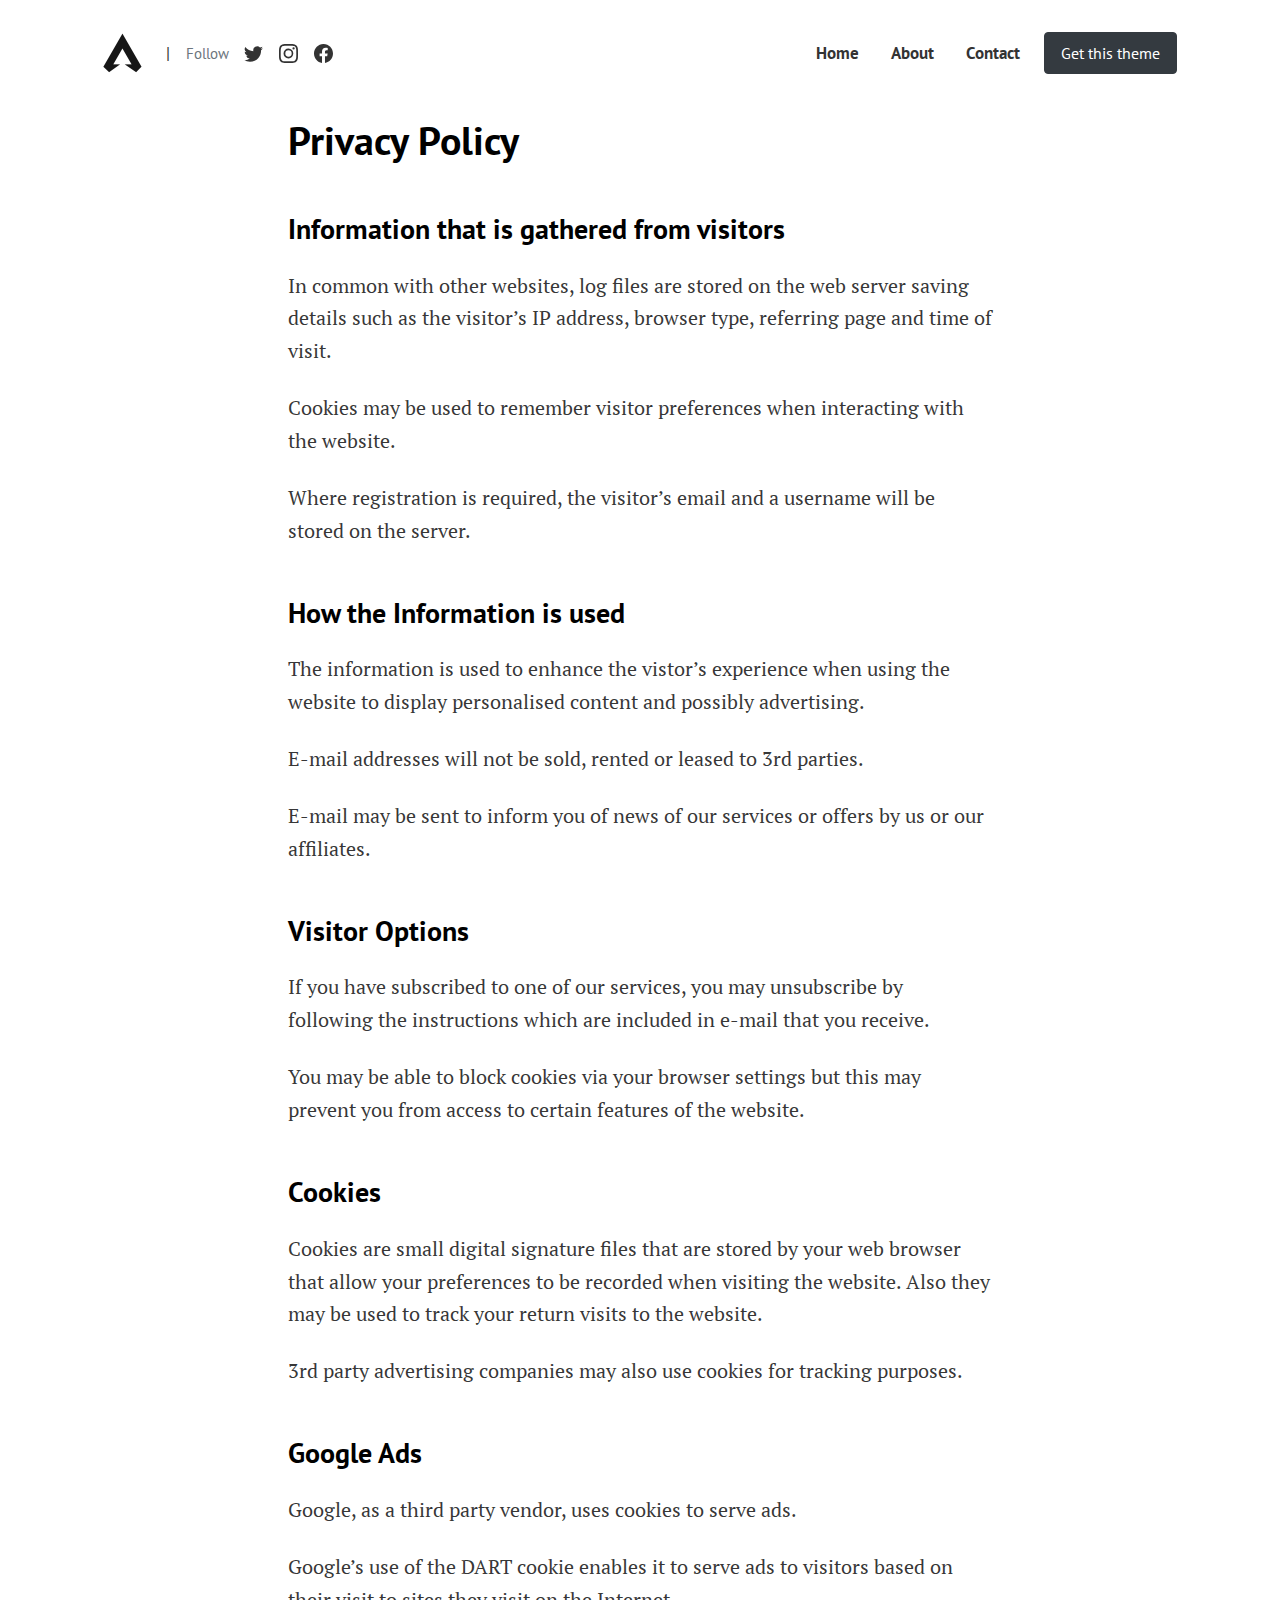
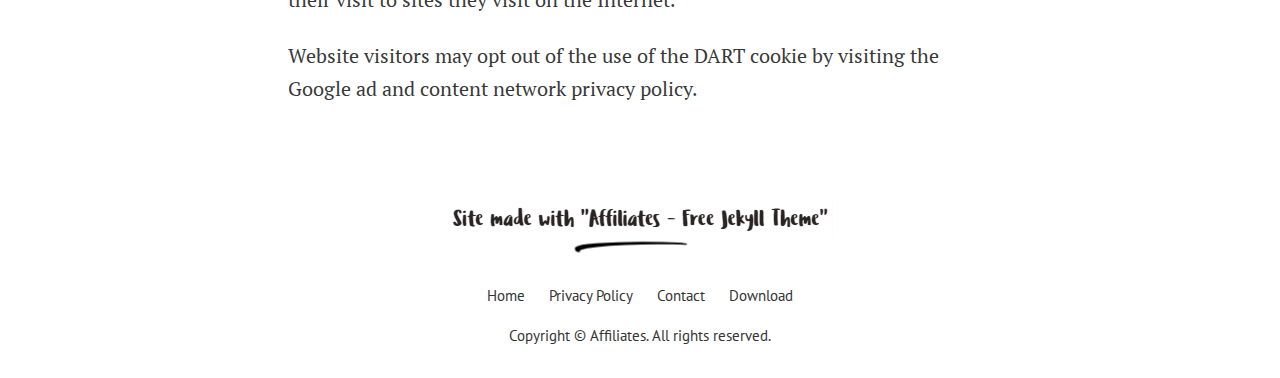
<file: privacy-policy/index.html>
<!DOCTYPE html>
<html lang="en">
<head>
<meta charset="utf-8">
<meta name="viewport" content="width=device-width, initial-scale=1, shrink-to-fit=no">
<link rel="icon" href="https://ulc5410.github.io/test_site/assets/images/favicon.ico">

<title>Privacy Policy | Affiliates</title>

<!-- Begin Jekyll SEO tag v2.8.0 -->
<title>Privacy Policy | Affiliates</title>
<meta name="generator" content="Jekyll v3.9.3" />
<meta property="og:title" content="Privacy Policy" />
<meta name="author" content="Sal" />
<meta property="og:locale" content="en_us" />
<meta name="description" content="no description" />
<meta property="og:description" content="no description" />
<meta property="og:site_name" content="Affiliates" />
<meta property="og:type" content="website" />
<meta name="twitter:card" content="summary" />
<meta property="twitter:title" content="Privacy Policy" />
<script type="application/ld+json">
{"@context":"https://schema.org","@type":"WebPage","author":{"@type":"Person","name":"Sal"},"description":"no description","headline":"Privacy Policy","publisher":{"@type":"Organization","logo":{"@type":"ImageObject","url":"/https://ulc5410.github.io/test_site/assets/images/logo.png"},"name":"Sal"},"url":"/https://ulc5410.github.io/test_site/privacy-policy/"}</script>
<!-- End Jekyll SEO tag -->


<link href="https://ulc5410.github.io/test_site/assets/css/theme.css" rel="stylesheet">

<!-- custom CSS - Remove this if you don't use it or choose to customize the stylesheet with sass-->
<link href="https://ulc5410.github.io/test_site/assets/css/custom.css" rel="stylesheet">
<!-- custom CSS end-->
    

   
</head>   
    

<body class="layout-page">

    
<!-- Menu Navigation
================================================== -->
<div class="navigation-wrap start-header start-style">
    <nav class="navbar navbar-expand-lg">
        <div class="container">

          <a class="navbar-brand text-dark font-weight-bold big d-flex align-items-center" href="https://ulc5410.github.io/test_site/">
          
          <img class="mr-2" src="https://ulc5410.github.io/test_site/assets/images/logo.png" alt="logo"> 
          
          </a> | 
          

          <div class="d-flex align-items-center">
            
            <span class="ml-3 text-muted small">Follow</span>

            <a class="d-inline-block social-icon" target="_blank" href="https://twitter.com/bstartercom">
              <svg xmlns="http://www.w3.org/2000/svg" width="19" height="19" fill="currentColor" class="bi bi-twitter" viewBox="0 0 16 16">
              <path d="M5.026 15c6.038 0 9.341-5.003 9.341-9.334 0-.14 0-.282-.006-.422A6.685 6.685 0 0 0 16 3.542a6.658 6.658 0 0 1-1.889.518 3.301 3.301 0 0 0 1.447-1.817 6.533 6.533 0 0 1-2.087.793A3.286 3.286 0 0 0 7.875 6.03a9.325 9.325 0 0 1-6.767-3.429 3.289 3.289 0 0 0 1.018 4.382A3.323 3.323 0 0 1 .64 6.575v.045a3.288 3.288 0 0 0 2.632 3.218 3.203 3.203 0 0 1-.865.115 3.23 3.23 0 0 1-.614-.057 3.283 3.283 0 0 0 3.067 2.277A6.588 6.588 0 0 1 .78 13.58a6.32 6.32 0 0 1-.78-.045A9.344 9.344 0 0 0 5.026 15z"/>
            </svg> 
            </a>
            
            <a class="d-inline-block social-icon" target="_blank" href="https://www.instagram.com/bootstrapstarter/">
              <svg xmlns="http://www.w3.org/2000/svg" width="19" height="19" fill="currentColor" class="bi bi-instagram" viewBox="0 0 16 16">
              <path d="M8 0C5.829 0 5.556.01 4.703.048 3.85.088 3.269.222 2.76.42a3.917 3.917 0 0 0-1.417.923A3.927 3.927 0 0 0 .42 2.76C.222 3.268.087 3.85.048 4.7.01 5.555 0 5.827 0 8.001c0 2.172.01 2.444.048 3.297.04.852.174 1.433.372 1.942.205.526.478.972.923 1.417.444.445.89.719 1.416.923.51.198 1.09.333 1.942.372C5.555 15.99 5.827 16 8 16s2.444-.01 3.298-.048c.851-.04 1.434-.174 1.943-.372a3.916 3.916 0 0 0 1.416-.923c.445-.445.718-.891.923-1.417.197-.509.332-1.09.372-1.942C15.99 10.445 16 10.173 16 8s-.01-2.445-.048-3.299c-.04-.851-.175-1.433-.372-1.941a3.926 3.926 0 0 0-.923-1.417A3.911 3.911 0 0 0 13.24.42c-.51-.198-1.092-.333-1.943-.372C10.443.01 10.172 0 7.998 0h.003zm-.717 1.442h.718c2.136 0 2.389.007 3.232.046.78.035 1.204.166 1.486.275.373.145.64.319.92.599.28.28.453.546.598.92.11.281.24.705.275 1.485.039.843.047 1.096.047 3.231s-.008 2.389-.047 3.232c-.035.78-.166 1.203-.275 1.485a2.47 2.47 0 0 1-.599.919c-.28.28-.546.453-.92.598-.28.11-.704.24-1.485.276-.843.038-1.096.047-3.232.047s-2.39-.009-3.233-.047c-.78-.036-1.203-.166-1.485-.276a2.478 2.478 0 0 1-.92-.598 2.48 2.48 0 0 1-.6-.92c-.109-.281-.24-.705-.275-1.485-.038-.843-.046-1.096-.046-3.233 0-2.136.008-2.388.046-3.231.036-.78.166-1.204.276-1.486.145-.373.319-.64.599-.92.28-.28.546-.453.92-.598.282-.11.705-.24 1.485-.276.738-.034 1.024-.044 2.515-.045v.002zm4.988 1.328a.96.96 0 1 0 0 1.92.96.96 0 0 0 0-1.92zm-4.27 1.122a4.109 4.109 0 1 0 0 8.217 4.109 4.109 0 0 0 0-8.217zm0 1.441a2.667 2.667 0 1 1 0 5.334 2.667 2.667 0 0 1 0-5.334z"/>
            </svg>
            </a>
      
            <a class="d-inline-block social-icon" target="_blank" href="https://www.facebook.com/bootstrapstartercom-346329609045284">
              <svg xmlns="http://www.w3.org/2000/svg" width="19" height="19" fill="currentColor" class="bi bi-facebook" viewBox="0 0 16 16">
              <path d="M16 8.049c0-4.446-3.582-8.05-8-8.05C3.58 0-.002 3.603-.002 8.05c0 4.017 2.926 7.347 6.75 7.951v-5.625h-2.03V8.05H6.75V6.275c0-2.017 1.195-3.131 3.022-3.131.876 0 1.791.157 1.791.157v1.98h-1.009c-.993 0-1.303.621-1.303 1.258v1.51h2.218l-.354 2.326H9.25V16c3.824-.604 6.75-3.934 6.75-7.951z"/>
            </svg>
            </a>

          </div>
    
          <button class="navbar-toggler" type="button" data-bs-toggle="collapse" data-bs-target="#navbarResponsive" aria-controls="navbarResponsive" aria-expanded="false" aria-label="Toggle navigation">
            <svg xmlns="http://www.w3.org/2000/svg" width="26" height="26" fill="currentColor" class="bi bi-three-dots-vertical" viewBox="0 0 16 16">
              <path d="M9.5 13a1.5 1.5 0 1 1-3 0 1.5 1.5 0 0 1 3 0zm0-5a1.5 1.5 0 1 1-3 0 1.5 1.5 0 0 1 3 0zm0-5a1.5 1.5 0 1 1-3 0 1.5 1.5 0 0 1 3 0z"/>
            </svg>
          </button>
          
          <div class="collapse navbar-collapse" id="navbarResponsive">
            <ul class="navbar-nav ml-auto font-weight-bold d-flex align-items-center">
              
              <li class="nav-item">
                <a class="nav-link px-3 " href="https://ulc5410.github.io/test_site/" alt="Home">Home</a>
              </li>
              
              <li class="nav-item">
                <a class="nav-link px-3 " href="https://ulc5410.github.io/test_site/about/" alt="About">About</a>
              </li>
              
              <li class="nav-item">
                <a class="nav-link px-3 " href="https://ulc5410.github.io/test_site/contact/" alt="Contact">Contact</a>
              </li>
              
              <li class="nav-item">
                <a class="nav-link px-3 ml-2 btn btn-dark text-white px-3" href="https://bootstrapstarter.com/template-affiliates-bootstrap-jekyll/" alt="Get this theme">Get this theme</a>
              </li>
              
            </ul>
          </div>

        </div>
      </nav>
    </div>  

    
<!-- Container
================================================== -->    
<main class="container">   
      <!-- Post Featured Image -->

<!-- End Featured Image -->

<div class="col-lg-8 mx-auto">

  <div class="mainheading">
    <h1 class="posttitle">Privacy Policy</h1>
  </div>

  <div class="article-post serif-font">
    <h3 id="information-that-is-gathered-from-visitors">Information that is gathered from visitors</h3>
<p>In common with other websites, log files are stored on the web server saving details such as the visitor’s IP address, browser type, referring page and time of visit.</p>

<p>Cookies may be used to remember visitor preferences when interacting with the website.</p>

<p>Where registration is required, the visitor’s email and a username will be stored on the server.</p>

<h3 id="how-the-information-is-used">How the Information is used</h3>
<p>The information is used to enhance the vistor’s experience when using the website to display personalised content and possibly advertising.</p>

<p>E-mail addresses will not be sold, rented or leased to 3rd parties.</p>

<p>E-mail may be sent to inform you of news of our services or offers by us or our affiliates.</p>

<h3 id="visitor-options">Visitor Options</h3>
<p>If you have subscribed to one of our services, you may unsubscribe by following the instructions which are included in e-mail that you receive.</p>

<p>You may be able to block cookies via your browser settings but this may prevent you from access to certain features of the website.</p>

<h3 id="cookies">Cookies</h3>
<p>Cookies are small digital signature files that are stored by your web browser that allow your preferences to be recorded when visiting the website. Also they may be used to track your return visits to the website.</p>

<p>3rd party advertising companies may also use cookies for tracking purposes.</p>

<h3 id="google-ads">Google Ads</h3>
<p>Google, as a third party vendor, uses cookies to serve ads.</p>

<p>Google’s use of the DART cookie enables it to serve ads to visitors based on their visit to sites they visit on the Internet.</p>

<p>Website visitors may opt out of the use of the DART cookie by visiting the Google ad and content network privacy policy.</p>

  </div>

  

</div>  
</main>

<!-- Footer
================================================== -->    
<footer class="footer container text-center">  

  <!-- CREDITS BEGIN.-->
  <!-- If you want to support my work, please donate to remove the credits. This helps me keep it up and running: https://www.wowthemes.net/donate/ -->
  <div class="credits mx-auto text-center mb-3">
    <a class="hover-opacity font-weight-bold" href="https://bootstrapstarter.com/template-affiliates-bootstrap-jekyll/">
      <img src="https://ulc5410.github.io/test_site/assets/images/credits.png" alt="powered by WowThemes">
    </a>
  </div>
  <!-- CREDITS END -->

  <ul class="p-0 mb-1 small">
    
    <li>
      <a href="https://ulc5410.github.io/test_site/" alt="Home">Home</a>
    </li>
    
    <li>
      <a href="https://ulc5410.github.io/test_site/privacy-policy/" alt="Privacy Policy">Privacy Policy</a>
    </li>
    
    <li>
      <a href="https://ulc5410.github.io/test_site/contact/" alt="Contact">Contact</a>
    </li>
    
    <li>
      <a href="https://bootstrapstarter.com/template-affiliates-bootstrap-jekyll/" alt="Download">Download</a>
    </li>
    
    </ul>
    <div class="copyright small">
       Copyright © Affiliates. All rights reserved.
    </div>
</footer>

<!-- JavaScript
================================================== -->    
<script src="https://ulc5410.github.io/test_site/assets/js/jquery.min.js"></script>   
<script src="https://ulc5410.github.io/test_site/assets/js/bootstrap.min.js"></script>   
<script src="https://ulc5410.github.io/test_site/assets/js/theme.js"></script>    
    
</body>
    
</html>
</file>
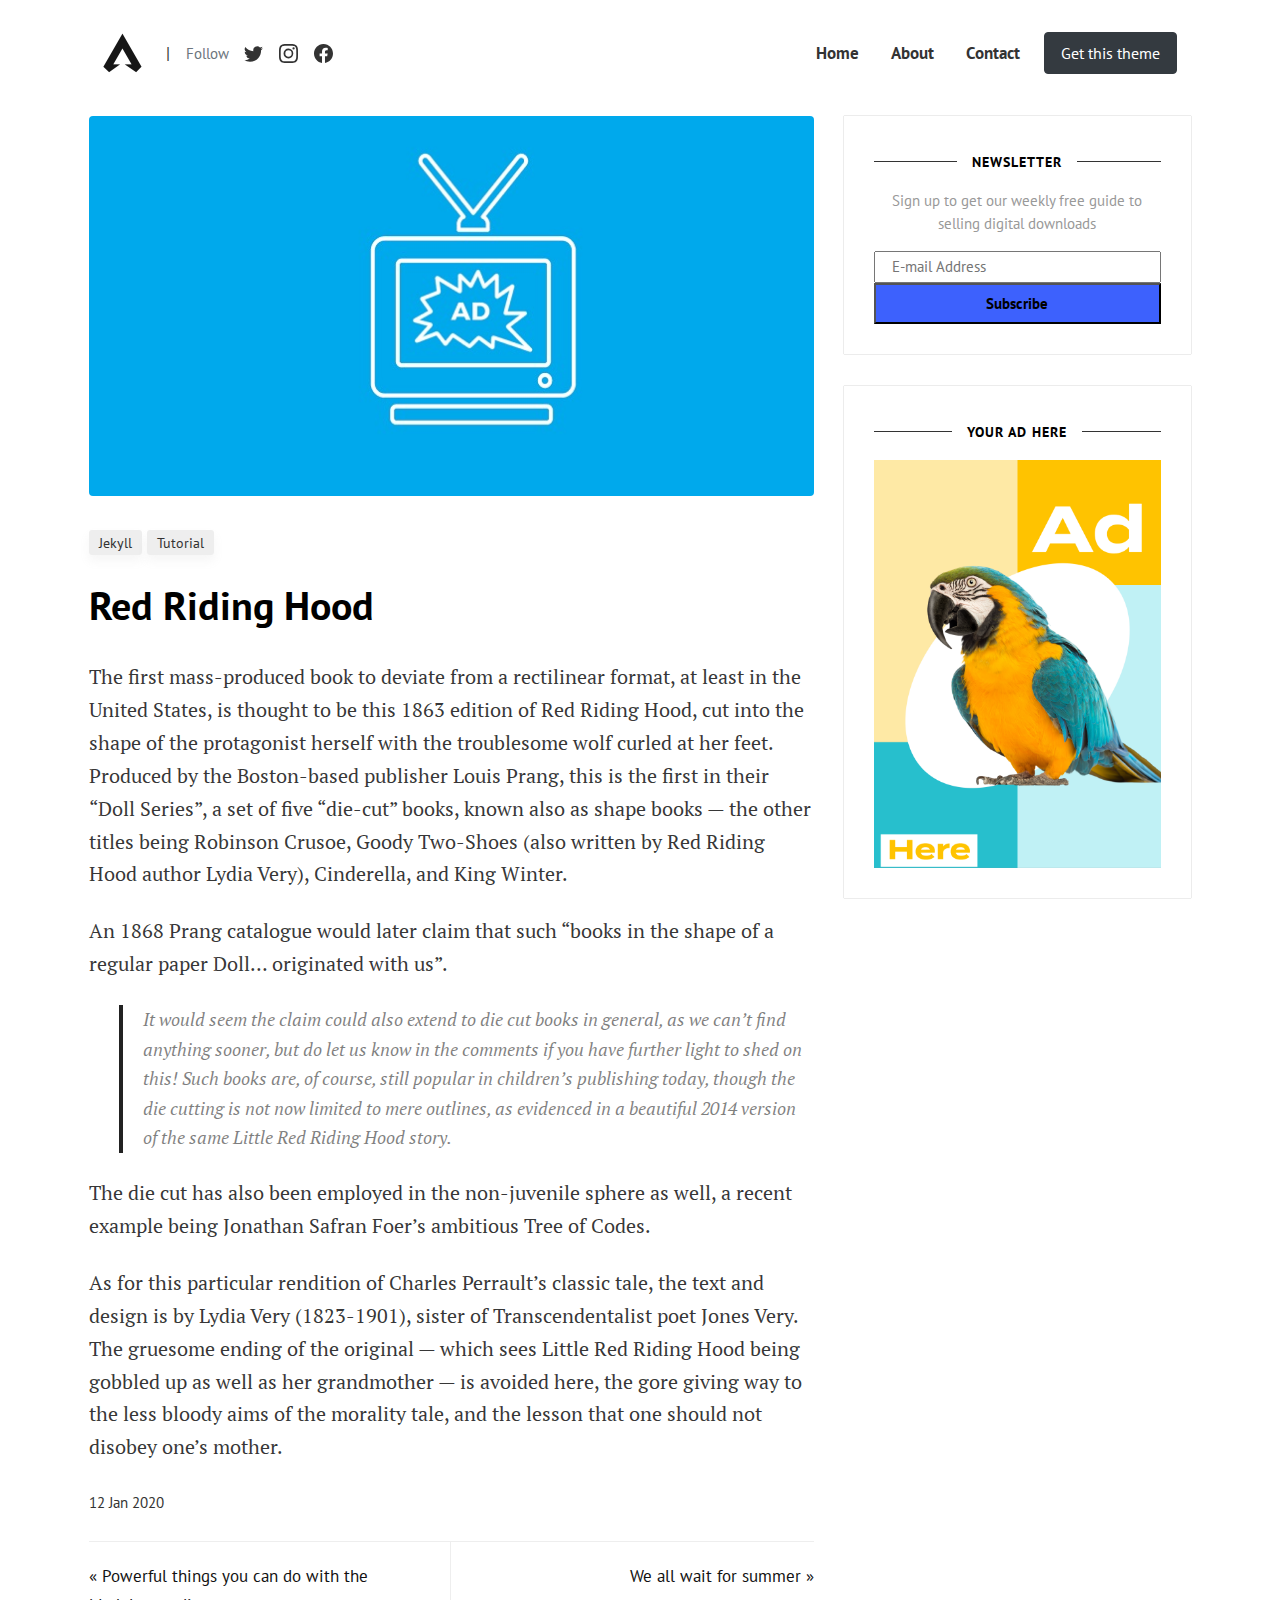
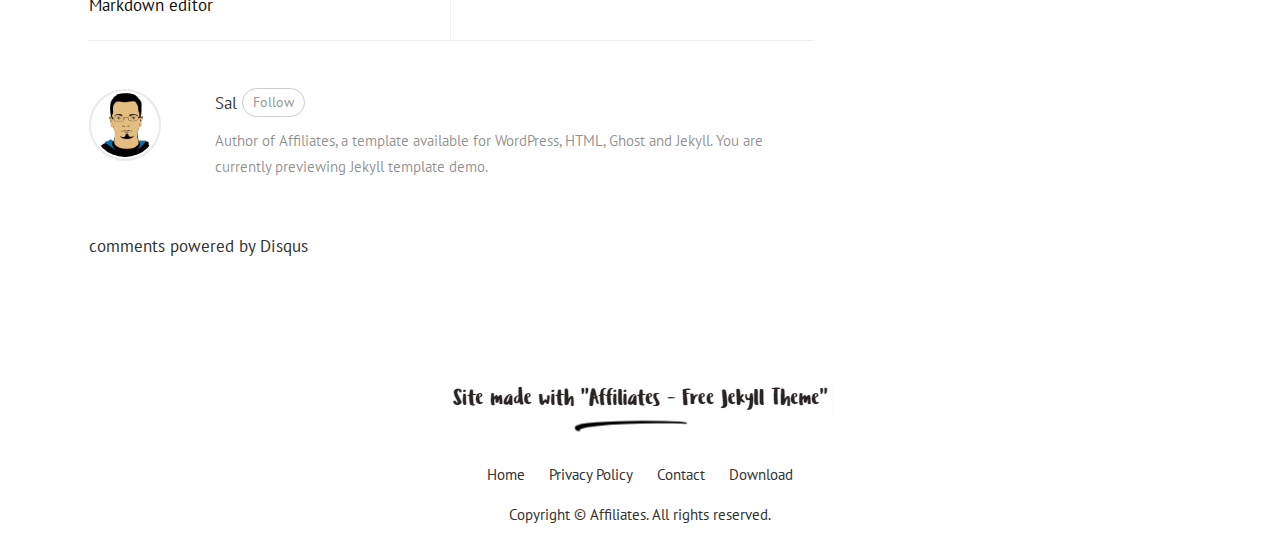
<file: red-riding/index.html>
<!DOCTYPE html>
<html lang="en">
<head>
<meta charset="utf-8">
<meta name="viewport" content="width=device-width, initial-scale=1, shrink-to-fit=no">
<link rel="icon" href="https://ulc5410.github.io/test_site/assets/images/favicon.ico">

<title>Red Riding Hood | Affiliates</title>

<!-- Begin Jekyll SEO tag v2.8.0 -->
<title>Red Riding Hood | Affiliates</title>
<meta name="generator" content="Jekyll v3.9.3" />
<meta property="og:title" content="Red Riding Hood" />
<meta name="author" content="sal" />
<meta property="og:locale" content="en_us" />
<meta name="description" content="The first mass-produced book to deviate from a rectilinear format, at least in the United States, is thought to be this 1863 edition of Red Riding Hood, cut into the shape of the protagonist herself with the troublesome wolf curled at her feet. Produced by the Boston-based publisher Louis Prang, this is the first in their “Doll Series”, a set of five “die-cut” books, known also as shape books — the other titles being Robinson Crusoe, Goody Two-Shoes (also written by Red Riding Hood author Lydia Very), Cinderella, and King Winter." />
<meta property="og:description" content="The first mass-produced book to deviate from a rectilinear format, at least in the United States, is thought to be this 1863 edition of Red Riding Hood, cut into the shape of the protagonist herself with the troublesome wolf curled at her feet. Produced by the Boston-based publisher Louis Prang, this is the first in their “Doll Series”, a set of five “die-cut” books, known also as shape books — the other titles being Robinson Crusoe, Goody Two-Shoes (also written by Red Riding Hood author Lydia Very), Cinderella, and King Winter." />
<meta property="og:site_name" content="Affiliates" />
<meta property="og:image" content="/https://ulc5410.github.io/test_site/assets/images/3.jpg" />
<meta property="og:type" content="article" />
<meta property="article:published_time" content="2020-01-12T00:00:00+00:00" />
<meta name="twitter:card" content="summary_large_image" />
<meta property="twitter:image" content="/https://ulc5410.github.io/test_site/assets/images/3.jpg" />
<meta property="twitter:title" content="Red Riding Hood" />
<script type="application/ld+json">
{"@context":"https://schema.org","@type":"BlogPosting","author":{"@type":"Person","name":"sal"},"dateModified":"2020-01-12T00:00:00+00:00","datePublished":"2020-01-12T00:00:00+00:00","description":"The first mass-produced book to deviate from a rectilinear format, at least in the United States, is thought to be this 1863 edition of Red Riding Hood, cut into the shape of the protagonist herself with the troublesome wolf curled at her feet. Produced by the Boston-based publisher Louis Prang, this is the first in their “Doll Series”, a set of five “die-cut” books, known also as shape books — the other titles being Robinson Crusoe, Goody Two-Shoes (also written by Red Riding Hood author Lydia Very), Cinderella, and King Winter.","headline":"Red Riding Hood","image":"/https://ulc5410.github.io/test_site/assets/images/3.jpg","mainEntityOfPage":{"@type":"WebPage","@id":"/https://ulc5410.github.io/test_site/red-riding/"},"publisher":{"@type":"Organization","logo":{"@type":"ImageObject","url":"/https://ulc5410.github.io/test_site/assets/images/logo.png"},"name":"sal"},"url":"/https://ulc5410.github.io/test_site/red-riding/"}</script>
<!-- End Jekyll SEO tag -->


<link href="https://ulc5410.github.io/test_site/assets/css/theme.css" rel="stylesheet">

<!-- custom CSS - Remove this if you don't use it or choose to customize the stylesheet with sass-->
<link href="https://ulc5410.github.io/test_site/assets/css/custom.css" rel="stylesheet">
<!-- custom CSS end-->
    

   
</head>   
    

<body class="layout-post">

    
<!-- Menu Navigation
================================================== -->
<div class="navigation-wrap start-header start-style">
    <nav class="navbar navbar-expand-lg">
        <div class="container">

          <a class="navbar-brand text-dark font-weight-bold big d-flex align-items-center" href="https://ulc5410.github.io/test_site/">
          
          <img class="mr-2" src="https://ulc5410.github.io/test_site/assets/images/logo.png" alt="logo"> 
          
          </a> | 
          

          <div class="d-flex align-items-center">
            
            <span class="ml-3 text-muted small">Follow</span>

            <a class="d-inline-block social-icon" target="_blank" href="https://twitter.com/bstartercom">
              <svg xmlns="http://www.w3.org/2000/svg" width="19" height="19" fill="currentColor" class="bi bi-twitter" viewBox="0 0 16 16">
              <path d="M5.026 15c6.038 0 9.341-5.003 9.341-9.334 0-.14 0-.282-.006-.422A6.685 6.685 0 0 0 16 3.542a6.658 6.658 0 0 1-1.889.518 3.301 3.301 0 0 0 1.447-1.817 6.533 6.533 0 0 1-2.087.793A3.286 3.286 0 0 0 7.875 6.03a9.325 9.325 0 0 1-6.767-3.429 3.289 3.289 0 0 0 1.018 4.382A3.323 3.323 0 0 1 .64 6.575v.045a3.288 3.288 0 0 0 2.632 3.218 3.203 3.203 0 0 1-.865.115 3.23 3.23 0 0 1-.614-.057 3.283 3.283 0 0 0 3.067 2.277A6.588 6.588 0 0 1 .78 13.58a6.32 6.32 0 0 1-.78-.045A9.344 9.344 0 0 0 5.026 15z"/>
            </svg> 
            </a>
            
            <a class="d-inline-block social-icon" target="_blank" href="https://www.instagram.com/bootstrapstarter/">
              <svg xmlns="http://www.w3.org/2000/svg" width="19" height="19" fill="currentColor" class="bi bi-instagram" viewBox="0 0 16 16">
              <path d="M8 0C5.829 0 5.556.01 4.703.048 3.85.088 3.269.222 2.76.42a3.917 3.917 0 0 0-1.417.923A3.927 3.927 0 0 0 .42 2.76C.222 3.268.087 3.85.048 4.7.01 5.555 0 5.827 0 8.001c0 2.172.01 2.444.048 3.297.04.852.174 1.433.372 1.942.205.526.478.972.923 1.417.444.445.89.719 1.416.923.51.198 1.09.333 1.942.372C5.555 15.99 5.827 16 8 16s2.444-.01 3.298-.048c.851-.04 1.434-.174 1.943-.372a3.916 3.916 0 0 0 1.416-.923c.445-.445.718-.891.923-1.417.197-.509.332-1.09.372-1.942C15.99 10.445 16 10.173 16 8s-.01-2.445-.048-3.299c-.04-.851-.175-1.433-.372-1.941a3.926 3.926 0 0 0-.923-1.417A3.911 3.911 0 0 0 13.24.42c-.51-.198-1.092-.333-1.943-.372C10.443.01 10.172 0 7.998 0h.003zm-.717 1.442h.718c2.136 0 2.389.007 3.232.046.78.035 1.204.166 1.486.275.373.145.64.319.92.599.28.28.453.546.598.92.11.281.24.705.275 1.485.039.843.047 1.096.047 3.231s-.008 2.389-.047 3.232c-.035.78-.166 1.203-.275 1.485a2.47 2.47 0 0 1-.599.919c-.28.28-.546.453-.92.598-.28.11-.704.24-1.485.276-.843.038-1.096.047-3.232.047s-2.39-.009-3.233-.047c-.78-.036-1.203-.166-1.485-.276a2.478 2.478 0 0 1-.92-.598 2.48 2.48 0 0 1-.6-.92c-.109-.281-.24-.705-.275-1.485-.038-.843-.046-1.096-.046-3.233 0-2.136.008-2.388.046-3.231.036-.78.166-1.204.276-1.486.145-.373.319-.64.599-.92.28-.28.546-.453.92-.598.282-.11.705-.24 1.485-.276.738-.034 1.024-.044 2.515-.045v.002zm4.988 1.328a.96.96 0 1 0 0 1.92.96.96 0 0 0 0-1.92zm-4.27 1.122a4.109 4.109 0 1 0 0 8.217 4.109 4.109 0 0 0 0-8.217zm0 1.441a2.667 2.667 0 1 1 0 5.334 2.667 2.667 0 0 1 0-5.334z"/>
            </svg>
            </a>
      
            <a class="d-inline-block social-icon" target="_blank" href="https://www.facebook.com/bootstrapstartercom-346329609045284">
              <svg xmlns="http://www.w3.org/2000/svg" width="19" height="19" fill="currentColor" class="bi bi-facebook" viewBox="0 0 16 16">
              <path d="M16 8.049c0-4.446-3.582-8.05-8-8.05C3.58 0-.002 3.603-.002 8.05c0 4.017 2.926 7.347 6.75 7.951v-5.625h-2.03V8.05H6.75V6.275c0-2.017 1.195-3.131 3.022-3.131.876 0 1.791.157 1.791.157v1.98h-1.009c-.993 0-1.303.621-1.303 1.258v1.51h2.218l-.354 2.326H9.25V16c3.824-.604 6.75-3.934 6.75-7.951z"/>
            </svg>
            </a>

          </div>
    
          <button class="navbar-toggler" type="button" data-bs-toggle="collapse" data-bs-target="#navbarResponsive" aria-controls="navbarResponsive" aria-expanded="false" aria-label="Toggle navigation">
            <svg xmlns="http://www.w3.org/2000/svg" width="26" height="26" fill="currentColor" class="bi bi-three-dots-vertical" viewBox="0 0 16 16">
              <path d="M9.5 13a1.5 1.5 0 1 1-3 0 1.5 1.5 0 0 1 3 0zm0-5a1.5 1.5 0 1 1-3 0 1.5 1.5 0 0 1 3 0zm0-5a1.5 1.5 0 1 1-3 0 1.5 1.5 0 0 1 3 0z"/>
            </svg>
          </button>
          
          <div class="collapse navbar-collapse" id="navbarResponsive">
            <ul class="navbar-nav ml-auto font-weight-bold d-flex align-items-center">
              
              <li class="nav-item">
                <a class="nav-link px-3 " href="https://ulc5410.github.io/test_site/" alt="Home">Home</a>
              </li>
              
              <li class="nav-item">
                <a class="nav-link px-3 " href="https://ulc5410.github.io/test_site/about/" alt="About">About</a>
              </li>
              
              <li class="nav-item">
                <a class="nav-link px-3 " href="https://ulc5410.github.io/test_site/contact/" alt="Contact">Contact</a>
              </li>
              
              <li class="nav-item">
                <a class="nav-link px-3 ml-2 btn btn-dark text-white px-3" href="https://bootstrapstarter.com/template-affiliates-bootstrap-jekyll/" alt="Get this theme">Get this theme</a>
              </li>
              
            </ul>
          </div>

        </div>
      </nav>
    </div>  

    
<!-- Container
================================================== -->    
<main class="container">   
      <!-- Begin Article
================================================== -->

	<div class="row">
		

		<!-- Post -->        
        
        
		<div class="col-sm-8">
            <!-- Post Featured Image -->
			<img class="featured-image img-fluid rounded" src="https://ulc5410.github.io/test_site/assets/images/3.jpg" alt="Red Riding Hood">
			<!-- End Featured Image -->
			<div class="mainheading">             
                
                <!-- Post Categories -->
                <div class="after-post-tags">
                    <ul class="tags">
                        
                        
                        <li>
                         <a href="https://ulc5410.github.io/test_site/categories#jekyll">Jekyll</a>
                        </li>
                        
                        <li>
                         <a href="https://ulc5410.github.io/test_site/categories#tutorial">tutorial</a>
                        </li>
                        
                    </ul>
                </div>
                <!-- End Categories -->
                
                <!-- Post Title -->
				<h1 class="posttitle">Red Riding Hood</h1> 
                
			</div>

			

			<!-- Post Content -->
			<div class="article-post serif-font">
				<p>The first mass-produced book to deviate from a rectilinear format, at least in the United States, is thought to be this 1863 edition of Red Riding Hood, cut into the shape of the protagonist herself with the troublesome wolf curled at her feet. Produced by the Boston-based publisher Louis Prang, this is the first in their “Doll Series”, a set of five “die-cut” books, known also as shape books — the other titles being Robinson Crusoe, Goody Two-Shoes (also written by Red Riding Hood author Lydia Very), Cinderella, and King Winter.</p>

<p>An 1868 Prang catalogue would later claim that such “books in the shape of a regular paper Doll… originated with us”.</p>

<blockquote>
  <p>It would seem the claim could also extend to die cut books in general, as we can’t find anything sooner, but do let us know in the comments if you have further light to shed on this! Such books are, of course, still popular in children’s publishing today, though the die cutting is not now limited to mere outlines, as evidenced in a beautiful 2014 version of the same Little Red Riding Hood story.</p>
</blockquote>

<p>The die cut has also been employed in the non-juvenile sphere as well, a recent example being Jonathan Safran Foer’s ambitious Tree of Codes.</p>

<p>As for this particular rendition of Charles Perrault’s classic tale, the text and design is by Lydia Very (1823-1901), sister of Transcendentalist poet Jones Very. The gruesome ending of the original — which sees Little Red Riding Hood being gobbled up as well as her grandmother — is avoided here, the gore giving way to the less bloody aims of the morality tale, and the lesson that one should not disobey one’s mother.</p>

                <div class="clearfix"></div>
			</div>

            <!-- Post Date -->
            <p>
            <small>
                <span class="post-date"><time class="post-date" datetime="2020-01-12">12 Jan 2020</time></span>           
                
                </small>
            </p>
            
			
            
            <!-- Prev/Next -->
            <div class="row PageNavigation mt-4 prevnextlinks d-flex justify-content-between">
              
                <div class="col-md-6 rightborder pl-0">
                    <a class="thepostlink" href="/https://ulc5410.github.io/test_site/powerful-things-markdown-editor/">&laquo; Powerful things you can do with the Markdown editor</a>
                </div>
              
              
                <div class="col-md-6 text-right pr-0">
                    <a class="thepostlink" href="/https://ulc5410.github.io/test_site/we-all-wait-for-summer/">We all wait for summer &raquo;</a>
                </div>
              
            </div>
            <!-- End Prev/Next -->
            
            
             <!-- Author Box -->
                				
				<div class="row post-top-meta">
					<div class="col-md-2">
						<img class="author-thumb" src="https://ulc5410.github.io/test_site/assets/images/sal.png" alt="Sal">
					</div>
					<div class="col-md-10">
						<a target="_blank" class="link-dark" href="https://www.wowthemes.net/category/jekyll-themes/">Sal</a><a target="_blank" href="https://twitter.com/wowthemesnet" class="btn follow">Follow</a>
						<span class="author-description">Author of Affiliates, a template available for WordPress, HTML, Ghost and Jekyll. You are currently previewing Jekyll template demo.</span>						
					</div>
				</div>				
                
            
            
            <!-- Begin Comments
            ================================================== -->
            <section>
            <div id="comments">                          
                <section class="disqus">
    <div id="disqus_thread"></div>
    <script type="text/javascript">
        var disqus_shortname = 'demowebsite'; 
        var disqus_developer = 0;
        (function() {
            var dsq = document.createElement('script'); dsq.type = 'text/javascript'; dsq.async = true;
            dsq.src = window.location.protocol + '//' + disqus_shortname + '.disqus.com/embed.js';
            (document.getElementsByTagName('head')[0] || document.getElementsByTagName('body')[0]).appendChild(dsq);
        })();
    </script>
    <noscript>Please enable JavaScript to view the <a href="http://disqus.com/?ref_noscript">comments powered by Disqus.</a></noscript>
    <a href="http://disqus.com" class="dsq-brlink">comments powered by <span class="logo-disqus">Disqus</span></a>
</section>
 
            </div>
            </section>
            <!--End Comments
            ================================================== -->
            
            

		</div>
		<!-- End Post -->


        

		<!-- Sidebar -->
        <div class="col-sm-4">
            <div class="sidebar sticky-top">        
    <div class="sidebar-section">
        <h5><span>Newsletter</span></h5>
        <!-- Go to your Mailchimp account/Lists/Sign Up Forms/Embedded forms and replace the code below with your own  -->

<!-- Begin MailChimp Signup Form -->
<link href="//cdn-images.mailchimp.com/embedcode/classic-10_7.css" rel="stylesheet" type="text/css">
<style type="text/css">
	#mc_embed_signup{background:#fff; clear:left; }
	/* Add your own MailChimp form style overrides in your site stylesheet or in this style block.
	   We recommend moving this block and the preceding CSS link to the HEAD of your HTML file. */
</style>
<div id="mc_embed_signup">
<form action="https://wowthemes.us11.list-manage.com/subscribe/post?u=8aeb20a530e124561927d3bd8&amp;id=8c3d2d214b" method="post" id="mc-embedded-subscribe-form" name="mc-embedded-subscribe-form" class="validate" target="_blank" novalidate>
	<div id="mc_embed_signup_scroll">
	<h2>Sign up to get our weekly free guide to selling digital downloads</h2>

<div class="mc-field-group">                
	<input type="email" value="" name="EMAIL" class="required email" id="mce-EMAIL" placeholder="E-mail Address">
</div>
	<div id="mce-responses" class="clear">
		<div class="response" id="mce-error-response" style="display:none"></div>
		<div class="response" id="mce-success-response" style="display:none"></div>
	</div>    <!-- real people should not fill this in and expect good things - do not remove this or risk form bot signups-->
	<div style="position: absolute; left: -5000px;" aria-hidden="true"><input type="text" name="b_8aeb20a530e124561927d3bd8_8c3d2d214b" tabindex="-1" value=""></div>
	<div class="clear"><input type="submit" value="Subscribe" name="subscribe" id="mc-embedded-subscribe" class="button"></div>
	</div>
</form>
</div>
<script type='text/javascript' src='//s3.amazonaws.com/downloads.mailchimp.com/js/mc-validate.js'></script><script type='text/javascript'>(function($) {window.fnames = new Array(); window.ftypes = new Array();fnames[0]='EMAIL';ftypes[0]='email';fnames[3]='MMERGE3';ftypes[3]='text';fnames[1]='MMERGE1';ftypes[1]='text';fnames[2]='MMERGE2';ftypes[2]='text';fnames[4]='MMERGE4';ftypes[4]='text';fnames[5]='MMERGE5';ftypes[5]='text';}(jQuery));var $mcj = jQuery.noConflict(true);</script>
<!--End mc_embed_signup-->
    </div>
    <div class="sidebar-section">
        <h5><span>Your Ad Here</span></h5>
        <img src="https://ulc5410.github.io/test_site/assets/images/ad.png">
    </div>
</div>
            </div>
        
        

	</div>

<!-- End Article
================================================== -->  
</main>

<!-- Footer
================================================== -->    
<footer class="footer container text-center">  

  <!-- CREDITS BEGIN.-->
  <!-- If you want to support my work, please donate to remove the credits. This helps me keep it up and running: https://www.wowthemes.net/donate/ -->
  <div class="credits mx-auto text-center mb-3">
    <a class="hover-opacity font-weight-bold" href="https://bootstrapstarter.com/template-affiliates-bootstrap-jekyll/">
      <img src="https://ulc5410.github.io/test_site/assets/images/credits.png" alt="powered by WowThemes">
    </a>
  </div>
  <!-- CREDITS END -->

  <ul class="p-0 mb-1 small">
    
    <li>
      <a href="https://ulc5410.github.io/test_site/" alt="Home">Home</a>
    </li>
    
    <li>
      <a href="https://ulc5410.github.io/test_site/privacy-policy/" alt="Privacy Policy">Privacy Policy</a>
    </li>
    
    <li>
      <a href="https://ulc5410.github.io/test_site/contact/" alt="Contact">Contact</a>
    </li>
    
    <li>
      <a href="https://bootstrapstarter.com/template-affiliates-bootstrap-jekyll/" alt="Download">Download</a>
    </li>
    
    </ul>
    <div class="copyright small">
       Copyright © Affiliates. All rights reserved.
    </div>
</footer>

<!-- JavaScript
================================================== -->    
<script src="https://ulc5410.github.io/test_site/assets/js/jquery.min.js"></script>   
<script src="https://ulc5410.github.io/test_site/assets/js/bootstrap.min.js"></script>   
<script src="https://ulc5410.github.io/test_site/assets/js/theme.js"></script>    
    
</body>
    
</html>
</file>
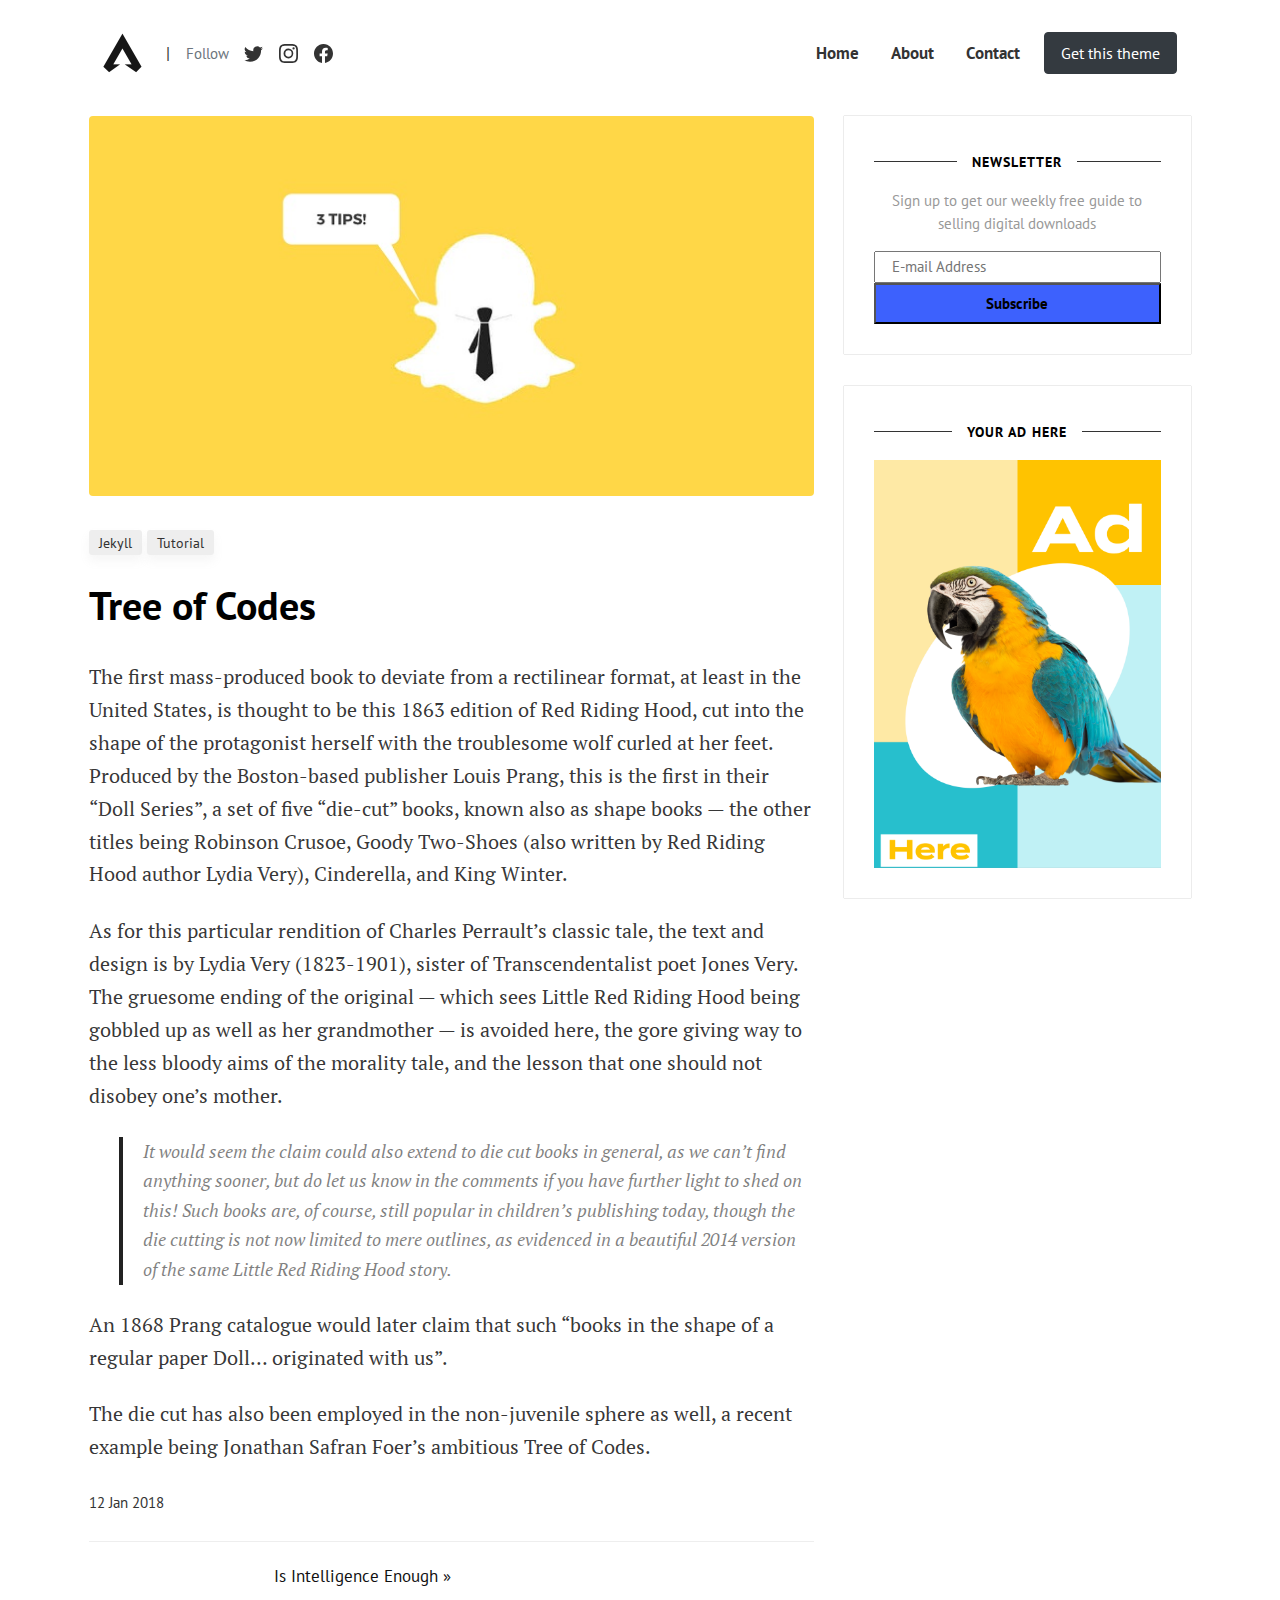
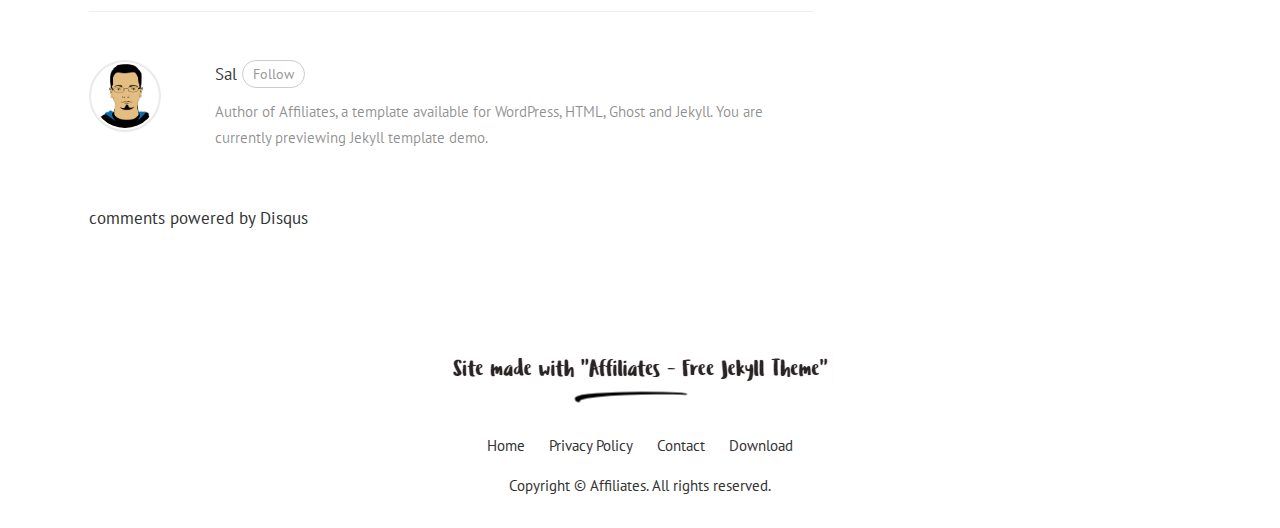
<file: tree-of-codes/index.html>
<!DOCTYPE html>
<html lang="en">
<head>
<meta charset="utf-8">
<meta name="viewport" content="width=device-width, initial-scale=1, shrink-to-fit=no">
<link rel="icon" href="https://ulc5410.github.io/test_site/assets/images/favicon.ico">

<title>Tree of Codes | Affiliates</title>

<!-- Begin Jekyll SEO tag v2.8.0 -->
<title>Tree of Codes | Affiliates</title>
<meta name="generator" content="Jekyll v3.9.3" />
<meta property="og:title" content="Tree of Codes" />
<meta name="author" content="sal" />
<meta property="og:locale" content="en_us" />
<meta name="description" content="The first mass-produced book to deviate from a rectilinear format, at least in the United States, is thought to be this 1863 edition of Red Riding Hood, cut into the shape of the protagonist herself with the troublesome wolf curled at her feet. Produced by the Boston-based publisher Louis Prang, this is the first in their “Doll Series”, a set of five “die-cut” books, known also as shape books — the other titles being Robinson Crusoe, Goody Two-Shoes (also written by Red Riding Hood author Lydia Very), Cinderella, and King Winter." />
<meta property="og:description" content="The first mass-produced book to deviate from a rectilinear format, at least in the United States, is thought to be this 1863 edition of Red Riding Hood, cut into the shape of the protagonist herself with the troublesome wolf curled at her feet. Produced by the Boston-based publisher Louis Prang, this is the first in their “Doll Series”, a set of five “die-cut” books, known also as shape books — the other titles being Robinson Crusoe, Goody Two-Shoes (also written by Red Riding Hood author Lydia Very), Cinderella, and King Winter." />
<meta property="og:site_name" content="Affiliates" />
<meta property="og:image" content="/https://ulc5410.github.io/test_site/assets/images/2.jpg" />
<meta property="og:type" content="article" />
<meta property="article:published_time" content="2018-01-12T00:00:00+00:00" />
<meta name="twitter:card" content="summary_large_image" />
<meta property="twitter:image" content="/https://ulc5410.github.io/test_site/assets/images/2.jpg" />
<meta property="twitter:title" content="Tree of Codes" />
<script type="application/ld+json">
{"@context":"https://schema.org","@type":"BlogPosting","author":{"@type":"Person","name":"sal"},"dateModified":"2018-01-12T00:00:00+00:00","datePublished":"2018-01-12T00:00:00+00:00","description":"The first mass-produced book to deviate from a rectilinear format, at least in the United States, is thought to be this 1863 edition of Red Riding Hood, cut into the shape of the protagonist herself with the troublesome wolf curled at her feet. Produced by the Boston-based publisher Louis Prang, this is the first in their “Doll Series”, a set of five “die-cut” books, known also as shape books — the other titles being Robinson Crusoe, Goody Two-Shoes (also written by Red Riding Hood author Lydia Very), Cinderella, and King Winter.","headline":"Tree of Codes","image":"/https://ulc5410.github.io/test_site/assets/images/2.jpg","mainEntityOfPage":{"@type":"WebPage","@id":"/https://ulc5410.github.io/test_site/tree-of-codes/"},"publisher":{"@type":"Organization","logo":{"@type":"ImageObject","url":"/https://ulc5410.github.io/test_site/assets/images/logo.png"},"name":"sal"},"url":"/https://ulc5410.github.io/test_site/tree-of-codes/"}</script>
<!-- End Jekyll SEO tag -->


<link href="https://ulc5410.github.io/test_site/assets/css/theme.css" rel="stylesheet">

<!-- custom CSS - Remove this if you don't use it or choose to customize the stylesheet with sass-->
<link href="https://ulc5410.github.io/test_site/assets/css/custom.css" rel="stylesheet">
<!-- custom CSS end-->
    

   
</head>   
    

<body class="layout-post">

    
<!-- Menu Navigation
================================================== -->
<div class="navigation-wrap start-header start-style">
    <nav class="navbar navbar-expand-lg">
        <div class="container">

          <a class="navbar-brand text-dark font-weight-bold big d-flex align-items-center" href="https://ulc5410.github.io/test_site/">
          
          <img class="mr-2" src="https://ulc5410.github.io/test_site/assets/images/logo.png" alt="logo"> 
          
          </a> | 
          

          <div class="d-flex align-items-center">
            
            <span class="ml-3 text-muted small">Follow</span>

            <a class="d-inline-block social-icon" target="_blank" href="https://twitter.com/bstartercom">
              <svg xmlns="http://www.w3.org/2000/svg" width="19" height="19" fill="currentColor" class="bi bi-twitter" viewBox="0 0 16 16">
              <path d="M5.026 15c6.038 0 9.341-5.003 9.341-9.334 0-.14 0-.282-.006-.422A6.685 6.685 0 0 0 16 3.542a6.658 6.658 0 0 1-1.889.518 3.301 3.301 0 0 0 1.447-1.817 6.533 6.533 0 0 1-2.087.793A3.286 3.286 0 0 0 7.875 6.03a9.325 9.325 0 0 1-6.767-3.429 3.289 3.289 0 0 0 1.018 4.382A3.323 3.323 0 0 1 .64 6.575v.045a3.288 3.288 0 0 0 2.632 3.218 3.203 3.203 0 0 1-.865.115 3.23 3.23 0 0 1-.614-.057 3.283 3.283 0 0 0 3.067 2.277A6.588 6.588 0 0 1 .78 13.58a6.32 6.32 0 0 1-.78-.045A9.344 9.344 0 0 0 5.026 15z"/>
            </svg> 
            </a>
            
            <a class="d-inline-block social-icon" target="_blank" href="https://www.instagram.com/bootstrapstarter/">
              <svg xmlns="http://www.w3.org/2000/svg" width="19" height="19" fill="currentColor" class="bi bi-instagram" viewBox="0 0 16 16">
              <path d="M8 0C5.829 0 5.556.01 4.703.048 3.85.088 3.269.222 2.76.42a3.917 3.917 0 0 0-1.417.923A3.927 3.927 0 0 0 .42 2.76C.222 3.268.087 3.85.048 4.7.01 5.555 0 5.827 0 8.001c0 2.172.01 2.444.048 3.297.04.852.174 1.433.372 1.942.205.526.478.972.923 1.417.444.445.89.719 1.416.923.51.198 1.09.333 1.942.372C5.555 15.99 5.827 16 8 16s2.444-.01 3.298-.048c.851-.04 1.434-.174 1.943-.372a3.916 3.916 0 0 0 1.416-.923c.445-.445.718-.891.923-1.417.197-.509.332-1.09.372-1.942C15.99 10.445 16 10.173 16 8s-.01-2.445-.048-3.299c-.04-.851-.175-1.433-.372-1.941a3.926 3.926 0 0 0-.923-1.417A3.911 3.911 0 0 0 13.24.42c-.51-.198-1.092-.333-1.943-.372C10.443.01 10.172 0 7.998 0h.003zm-.717 1.442h.718c2.136 0 2.389.007 3.232.046.78.035 1.204.166 1.486.275.373.145.64.319.92.599.28.28.453.546.598.92.11.281.24.705.275 1.485.039.843.047 1.096.047 3.231s-.008 2.389-.047 3.232c-.035.78-.166 1.203-.275 1.485a2.47 2.47 0 0 1-.599.919c-.28.28-.546.453-.92.598-.28.11-.704.24-1.485.276-.843.038-1.096.047-3.232.047s-2.39-.009-3.233-.047c-.78-.036-1.203-.166-1.485-.276a2.478 2.478 0 0 1-.92-.598 2.48 2.48 0 0 1-.6-.92c-.109-.281-.24-.705-.275-1.485-.038-.843-.046-1.096-.046-3.233 0-2.136.008-2.388.046-3.231.036-.78.166-1.204.276-1.486.145-.373.319-.64.599-.92.28-.28.546-.453.92-.598.282-.11.705-.24 1.485-.276.738-.034 1.024-.044 2.515-.045v.002zm4.988 1.328a.96.96 0 1 0 0 1.92.96.96 0 0 0 0-1.92zm-4.27 1.122a4.109 4.109 0 1 0 0 8.217 4.109 4.109 0 0 0 0-8.217zm0 1.441a2.667 2.667 0 1 1 0 5.334 2.667 2.667 0 0 1 0-5.334z"/>
            </svg>
            </a>
      
            <a class="d-inline-block social-icon" target="_blank" href="https://www.facebook.com/bootstrapstartercom-346329609045284">
              <svg xmlns="http://www.w3.org/2000/svg" width="19" height="19" fill="currentColor" class="bi bi-facebook" viewBox="0 0 16 16">
              <path d="M16 8.049c0-4.446-3.582-8.05-8-8.05C3.58 0-.002 3.603-.002 8.05c0 4.017 2.926 7.347 6.75 7.951v-5.625h-2.03V8.05H6.75V6.275c0-2.017 1.195-3.131 3.022-3.131.876 0 1.791.157 1.791.157v1.98h-1.009c-.993 0-1.303.621-1.303 1.258v1.51h2.218l-.354 2.326H9.25V16c3.824-.604 6.75-3.934 6.75-7.951z"/>
            </svg>
            </a>

          </div>
    
          <button class="navbar-toggler" type="button" data-bs-toggle="collapse" data-bs-target="#navbarResponsive" aria-controls="navbarResponsive" aria-expanded="false" aria-label="Toggle navigation">
            <svg xmlns="http://www.w3.org/2000/svg" width="26" height="26" fill="currentColor" class="bi bi-three-dots-vertical" viewBox="0 0 16 16">
              <path d="M9.5 13a1.5 1.5 0 1 1-3 0 1.5 1.5 0 0 1 3 0zm0-5a1.5 1.5 0 1 1-3 0 1.5 1.5 0 0 1 3 0zm0-5a1.5 1.5 0 1 1-3 0 1.5 1.5 0 0 1 3 0z"/>
            </svg>
          </button>
          
          <div class="collapse navbar-collapse" id="navbarResponsive">
            <ul class="navbar-nav ml-auto font-weight-bold d-flex align-items-center">
              
              <li class="nav-item">
                <a class="nav-link px-3 " href="https://ulc5410.github.io/test_site/" alt="Home">Home</a>
              </li>
              
              <li class="nav-item">
                <a class="nav-link px-3 " href="https://ulc5410.github.io/test_site/about/" alt="About">About</a>
              </li>
              
              <li class="nav-item">
                <a class="nav-link px-3 " href="https://ulc5410.github.io/test_site/contact/" alt="Contact">Contact</a>
              </li>
              
              <li class="nav-item">
                <a class="nav-link px-3 ml-2 btn btn-dark text-white px-3" href="https://bootstrapstarter.com/template-affiliates-bootstrap-jekyll/" alt="Get this theme">Get this theme</a>
              </li>
              
            </ul>
          </div>

        </div>
      </nav>
    </div>  

    
<!-- Container
================================================== -->    
<main class="container">   
      <!-- Begin Article
================================================== -->

	<div class="row">
		

		<!-- Post -->        
        
        
		<div class="col-sm-8">
            <!-- Post Featured Image -->
			<img class="featured-image img-fluid rounded" src="https://ulc5410.github.io/test_site/assets/images/2.jpg" alt="Tree of Codes">
			<!-- End Featured Image -->
			<div class="mainheading">             
                
                <!-- Post Categories -->
                <div class="after-post-tags">
                    <ul class="tags">
                        
                        
                        <li>
                         <a href="https://ulc5410.github.io/test_site/categories#jekyll">Jekyll</a>
                        </li>
                        
                        <li>
                         <a href="https://ulc5410.github.io/test_site/categories#tutorial">tutorial</a>
                        </li>
                        
                    </ul>
                </div>
                <!-- End Categories -->
                
                <!-- Post Title -->
				<h1 class="posttitle">Tree of Codes</h1> 
                
			</div>

			

			<!-- Post Content -->
			<div class="article-post serif-font">
				<p>The first mass-produced book to deviate from a rectilinear format, at least in the United States, is thought to be this 1863 edition of Red Riding Hood, cut into the shape of the protagonist herself with the troublesome wolf curled at her feet. Produced by the Boston-based publisher Louis Prang, this is the first in their “Doll Series”, a set of five “die-cut” books, known also as shape books — the other titles being Robinson Crusoe, Goody Two-Shoes (also written by Red Riding Hood author Lydia Very), Cinderella, and King Winter.</p>

<p>As for this particular rendition of Charles Perrault’s classic tale, the text and design is by Lydia Very (1823-1901), sister of Transcendentalist poet Jones Very. The gruesome ending of the original — which sees Little Red Riding Hood being gobbled up as well as her grandmother — is avoided here, the gore giving way to the less bloody aims of the morality tale, and the lesson that one should not disobey one’s mother.</p>

<blockquote>
  <p>It would seem the claim could also extend to die cut books in general, as we can’t find anything sooner, but do let us know in the comments if you have further light to shed on this! Such books are, of course, still popular in children’s publishing today, though the die cutting is not now limited to mere outlines, as evidenced in a beautiful 2014 version of the same Little Red Riding Hood story.</p>
</blockquote>

<p>An 1868 Prang catalogue would later claim that such “books in the shape of a regular paper Doll… originated with us”.</p>

<p>The die cut has also been employed in the non-juvenile sphere as well, a recent example being Jonathan Safran Foer’s ambitious Tree of Codes.</p>


                <div class="clearfix"></div>
			</div>

            <!-- Post Date -->
            <p>
            <small>
                <span class="post-date"><time class="post-date" datetime="2018-01-12">12 Jan 2018</time></span>           
                
                </small>
            </p>
            
			
            
            <!-- Prev/Next -->
            <div class="row PageNavigation mt-4 prevnextlinks d-flex justify-content-between">
              
              
                <div class="col-md-6 text-right pr-0">
                    <a class="thepostlink" href="/https://ulc5410.github.io/test_site/is-intelligence-enough/">Is Intelligence Enough &raquo;</a>
                </div>
              
            </div>
            <!-- End Prev/Next -->
            
            
             <!-- Author Box -->
                				
				<div class="row post-top-meta">
					<div class="col-md-2">
						<img class="author-thumb" src="https://ulc5410.github.io/test_site/assets/images/sal.png" alt="Sal">
					</div>
					<div class="col-md-10">
						<a target="_blank" class="link-dark" href="https://www.wowthemes.net/category/jekyll-themes/">Sal</a><a target="_blank" href="https://twitter.com/wowthemesnet" class="btn follow">Follow</a>
						<span class="author-description">Author of Affiliates, a template available for WordPress, HTML, Ghost and Jekyll. You are currently previewing Jekyll template demo.</span>						
					</div>
				</div>				
                
            
            
            <!-- Begin Comments
            ================================================== -->
            <section>
            <div id="comments">                          
                <section class="disqus">
    <div id="disqus_thread"></div>
    <script type="text/javascript">
        var disqus_shortname = 'demowebsite'; 
        var disqus_developer = 0;
        (function() {
            var dsq = document.createElement('script'); dsq.type = 'text/javascript'; dsq.async = true;
            dsq.src = window.location.protocol + '//' + disqus_shortname + '.disqus.com/embed.js';
            (document.getElementsByTagName('head')[0] || document.getElementsByTagName('body')[0]).appendChild(dsq);
        })();
    </script>
    <noscript>Please enable JavaScript to view the <a href="http://disqus.com/?ref_noscript">comments powered by Disqus.</a></noscript>
    <a href="http://disqus.com" class="dsq-brlink">comments powered by <span class="logo-disqus">Disqus</span></a>
</section>
 
            </div>
            </section>
            <!--End Comments
            ================================================== -->
            
            

		</div>
		<!-- End Post -->


        

		<!-- Sidebar -->
        <div class="col-sm-4">
            <div class="sidebar sticky-top">        
    <div class="sidebar-section">
        <h5><span>Newsletter</span></h5>
        <!-- Go to your Mailchimp account/Lists/Sign Up Forms/Embedded forms and replace the code below with your own  -->

<!-- Begin MailChimp Signup Form -->
<link href="//cdn-images.mailchimp.com/embedcode/classic-10_7.css" rel="stylesheet" type="text/css">
<style type="text/css">
	#mc_embed_signup{background:#fff; clear:left; }
	/* Add your own MailChimp form style overrides in your site stylesheet or in this style block.
	   We recommend moving this block and the preceding CSS link to the HEAD of your HTML file. */
</style>
<div id="mc_embed_signup">
<form action="https://wowthemes.us11.list-manage.com/subscribe/post?u=8aeb20a530e124561927d3bd8&amp;id=8c3d2d214b" method="post" id="mc-embedded-subscribe-form" name="mc-embedded-subscribe-form" class="validate" target="_blank" novalidate>
	<div id="mc_embed_signup_scroll">
	<h2>Sign up to get our weekly free guide to selling digital downloads</h2>

<div class="mc-field-group">                
	<input type="email" value="" name="EMAIL" class="required email" id="mce-EMAIL" placeholder="E-mail Address">
</div>
	<div id="mce-responses" class="clear">
		<div class="response" id="mce-error-response" style="display:none"></div>
		<div class="response" id="mce-success-response" style="display:none"></div>
	</div>    <!-- real people should not fill this in and expect good things - do not remove this or risk form bot signups-->
	<div style="position: absolute; left: -5000px;" aria-hidden="true"><input type="text" name="b_8aeb20a530e124561927d3bd8_8c3d2d214b" tabindex="-1" value=""></div>
	<div class="clear"><input type="submit" value="Subscribe" name="subscribe" id="mc-embedded-subscribe" class="button"></div>
	</div>
</form>
</div>
<script type='text/javascript' src='//s3.amazonaws.com/downloads.mailchimp.com/js/mc-validate.js'></script><script type='text/javascript'>(function($) {window.fnames = new Array(); window.ftypes = new Array();fnames[0]='EMAIL';ftypes[0]='email';fnames[3]='MMERGE3';ftypes[3]='text';fnames[1]='MMERGE1';ftypes[1]='text';fnames[2]='MMERGE2';ftypes[2]='text';fnames[4]='MMERGE4';ftypes[4]='text';fnames[5]='MMERGE5';ftypes[5]='text';}(jQuery));var $mcj = jQuery.noConflict(true);</script>
<!--End mc_embed_signup-->
    </div>
    <div class="sidebar-section">
        <h5><span>Your Ad Here</span></h5>
        <img src="https://ulc5410.github.io/test_site/assets/images/ad.png">
    </div>
</div>
            </div>
        
        

	</div>

<!-- End Article
================================================== -->  
</main>

<!-- Footer
================================================== -->    
<footer class="footer container text-center">  

  <!-- CREDITS BEGIN.-->
  <!-- If you want to support my work, please donate to remove the credits. This helps me keep it up and running: https://www.wowthemes.net/donate/ -->
  <div class="credits mx-auto text-center mb-3">
    <a class="hover-opacity font-weight-bold" href="https://bootstrapstarter.com/template-affiliates-bootstrap-jekyll/">
      <img src="https://ulc5410.github.io/test_site/assets/images/credits.png" alt="powered by WowThemes">
    </a>
  </div>
  <!-- CREDITS END -->

  <ul class="p-0 mb-1 small">
    
    <li>
      <a href="https://ulc5410.github.io/test_site/" alt="Home">Home</a>
    </li>
    
    <li>
      <a href="https://ulc5410.github.io/test_site/privacy-policy/" alt="Privacy Policy">Privacy Policy</a>
    </li>
    
    <li>
      <a href="https://ulc5410.github.io/test_site/contact/" alt="Contact">Contact</a>
    </li>
    
    <li>
      <a href="https://bootstrapstarter.com/template-affiliates-bootstrap-jekyll/" alt="Download">Download</a>
    </li>
    
    </ul>
    <div class="copyright small">
       Copyright © Affiliates. All rights reserved.
    </div>
</footer>

<!-- JavaScript
================================================== -->    
<script src="https://ulc5410.github.io/test_site/assets/js/jquery.min.js"></script>   
<script src="https://ulc5410.github.io/test_site/assets/js/bootstrap.min.js"></script>   
<script src="https://ulc5410.github.io/test_site/assets/js/theme.js"></script>    
    
</body>
    
</html>
</file>
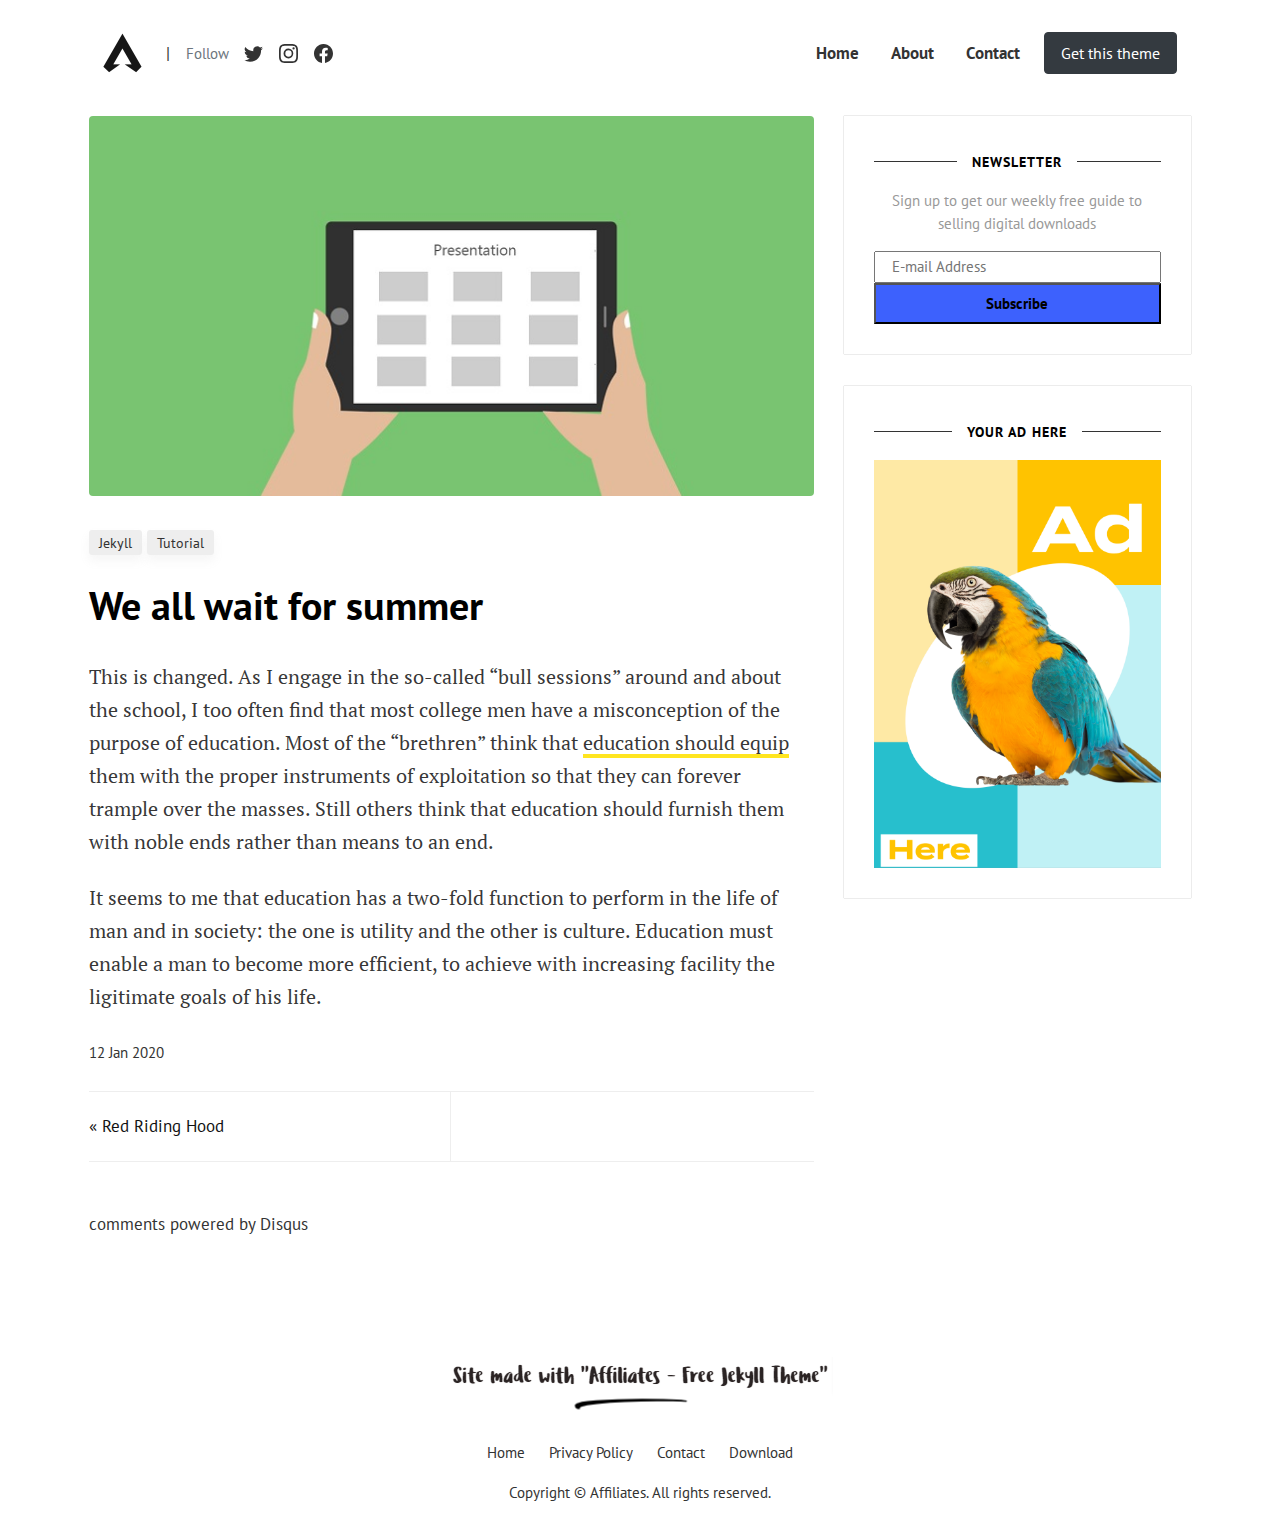
<file: we-all-wait-for-summer/index.html>
<!DOCTYPE html>
<html lang="en">
<head>
<meta charset="utf-8">
<meta name="viewport" content="width=device-width, initial-scale=1, shrink-to-fit=no">
<link rel="icon" href="https://ulc5410.github.io/test_site/assets/images/favicon.ico">

<title>We all wait for summer | Affiliates</title>

<!-- Begin Jekyll SEO tag v2.8.0 -->
<title>We all wait for summer | Affiliates</title>
<meta name="generator" content="Jekyll v3.9.3" />
<meta property="og:title" content="We all wait for summer" />
<meta name="author" content="Sal" />
<meta property="og:locale" content="en_us" />
<meta name="description" content="This is changed. As I engage in the so-called “bull sessions” around and about the school, I too often find that most college men have a misconception of the purpose of education. Most of the “brethren” think that education should equip them with the proper instruments of exploitation so that they can forever trample over the masses. Still others think that education should furnish them with noble ends rather than means to an end." />
<meta property="og:description" content="This is changed. As I engage in the so-called “bull sessions” around and about the school, I too often find that most college men have a misconception of the purpose of education. Most of the “brethren” think that education should equip them with the proper instruments of exploitation so that they can forever trample over the masses. Still others think that education should furnish them with noble ends rather than means to an end." />
<meta property="og:site_name" content="Affiliates" />
<meta property="og:image" content="/https://ulc5410.github.io/test_site/assets/images/1.jpg" />
<meta property="og:type" content="article" />
<meta property="article:published_time" content="2020-01-12T00:00:00+00:00" />
<meta name="twitter:card" content="summary_large_image" />
<meta property="twitter:image" content="/https://ulc5410.github.io/test_site/assets/images/1.jpg" />
<meta property="twitter:title" content="We all wait for summer" />
<script type="application/ld+json">
{"@context":"https://schema.org","@type":"BlogPosting","author":{"@type":"Person","name":"Sal"},"dateModified":"2020-01-12T00:00:00+00:00","datePublished":"2020-01-12T00:00:00+00:00","description":"This is changed. As I engage in the so-called “bull sessions” around and about the school, I too often find that most college men have a misconception of the purpose of education. Most of the “brethren” think that education should equip them with the proper instruments of exploitation so that they can forever trample over the masses. Still others think that education should furnish them with noble ends rather than means to an end.","headline":"We all wait for summer","image":"/https://ulc5410.github.io/test_site/assets/images/1.jpg","mainEntityOfPage":{"@type":"WebPage","@id":"/https://ulc5410.github.io/test_site/we-all-wait-for-summer/"},"publisher":{"@type":"Organization","logo":{"@type":"ImageObject","url":"/https://ulc5410.github.io/test_site/assets/images/logo.png"},"name":"Sal"},"url":"/https://ulc5410.github.io/test_site/we-all-wait-for-summer/"}</script>
<!-- End Jekyll SEO tag -->


<link href="https://ulc5410.github.io/test_site/assets/css/theme.css" rel="stylesheet">

<!-- custom CSS - Remove this if you don't use it or choose to customize the stylesheet with sass-->
<link href="https://ulc5410.github.io/test_site/assets/css/custom.css" rel="stylesheet">
<!-- custom CSS end-->
    

   
</head>   
    

<body class="layout-post">

    
<!-- Menu Navigation
================================================== -->
<div class="navigation-wrap start-header start-style">
    <nav class="navbar navbar-expand-lg">
        <div class="container">

          <a class="navbar-brand text-dark font-weight-bold big d-flex align-items-center" href="https://ulc5410.github.io/test_site/">
          
          <img class="mr-2" src="https://ulc5410.github.io/test_site/assets/images/logo.png" alt="logo"> 
          
          </a> | 
          

          <div class="d-flex align-items-center">
            
            <span class="ml-3 text-muted small">Follow</span>

            <a class="d-inline-block social-icon" target="_blank" href="https://twitter.com/bstartercom">
              <svg xmlns="http://www.w3.org/2000/svg" width="19" height="19" fill="currentColor" class="bi bi-twitter" viewBox="0 0 16 16">
              <path d="M5.026 15c6.038 0 9.341-5.003 9.341-9.334 0-.14 0-.282-.006-.422A6.685 6.685 0 0 0 16 3.542a6.658 6.658 0 0 1-1.889.518 3.301 3.301 0 0 0 1.447-1.817 6.533 6.533 0 0 1-2.087.793A3.286 3.286 0 0 0 7.875 6.03a9.325 9.325 0 0 1-6.767-3.429 3.289 3.289 0 0 0 1.018 4.382A3.323 3.323 0 0 1 .64 6.575v.045a3.288 3.288 0 0 0 2.632 3.218 3.203 3.203 0 0 1-.865.115 3.23 3.23 0 0 1-.614-.057 3.283 3.283 0 0 0 3.067 2.277A6.588 6.588 0 0 1 .78 13.58a6.32 6.32 0 0 1-.78-.045A9.344 9.344 0 0 0 5.026 15z"/>
            </svg> 
            </a>
            
            <a class="d-inline-block social-icon" target="_blank" href="https://www.instagram.com/bootstrapstarter/">
              <svg xmlns="http://www.w3.org/2000/svg" width="19" height="19" fill="currentColor" class="bi bi-instagram" viewBox="0 0 16 16">
              <path d="M8 0C5.829 0 5.556.01 4.703.048 3.85.088 3.269.222 2.76.42a3.917 3.917 0 0 0-1.417.923A3.927 3.927 0 0 0 .42 2.76C.222 3.268.087 3.85.048 4.7.01 5.555 0 5.827 0 8.001c0 2.172.01 2.444.048 3.297.04.852.174 1.433.372 1.942.205.526.478.972.923 1.417.444.445.89.719 1.416.923.51.198 1.09.333 1.942.372C5.555 15.99 5.827 16 8 16s2.444-.01 3.298-.048c.851-.04 1.434-.174 1.943-.372a3.916 3.916 0 0 0 1.416-.923c.445-.445.718-.891.923-1.417.197-.509.332-1.09.372-1.942C15.99 10.445 16 10.173 16 8s-.01-2.445-.048-3.299c-.04-.851-.175-1.433-.372-1.941a3.926 3.926 0 0 0-.923-1.417A3.911 3.911 0 0 0 13.24.42c-.51-.198-1.092-.333-1.943-.372C10.443.01 10.172 0 7.998 0h.003zm-.717 1.442h.718c2.136 0 2.389.007 3.232.046.78.035 1.204.166 1.486.275.373.145.64.319.92.599.28.28.453.546.598.92.11.281.24.705.275 1.485.039.843.047 1.096.047 3.231s-.008 2.389-.047 3.232c-.035.78-.166 1.203-.275 1.485a2.47 2.47 0 0 1-.599.919c-.28.28-.546.453-.92.598-.28.11-.704.24-1.485.276-.843.038-1.096.047-3.232.047s-2.39-.009-3.233-.047c-.78-.036-1.203-.166-1.485-.276a2.478 2.478 0 0 1-.92-.598 2.48 2.48 0 0 1-.6-.92c-.109-.281-.24-.705-.275-1.485-.038-.843-.046-1.096-.046-3.233 0-2.136.008-2.388.046-3.231.036-.78.166-1.204.276-1.486.145-.373.319-.64.599-.92.28-.28.546-.453.92-.598.282-.11.705-.24 1.485-.276.738-.034 1.024-.044 2.515-.045v.002zm4.988 1.328a.96.96 0 1 0 0 1.92.96.96 0 0 0 0-1.92zm-4.27 1.122a4.109 4.109 0 1 0 0 8.217 4.109 4.109 0 0 0 0-8.217zm0 1.441a2.667 2.667 0 1 1 0 5.334 2.667 2.667 0 0 1 0-5.334z"/>
            </svg>
            </a>
      
            <a class="d-inline-block social-icon" target="_blank" href="https://www.facebook.com/bootstrapstartercom-346329609045284">
              <svg xmlns="http://www.w3.org/2000/svg" width="19" height="19" fill="currentColor" class="bi bi-facebook" viewBox="0 0 16 16">
              <path d="M16 8.049c0-4.446-3.582-8.05-8-8.05C3.58 0-.002 3.603-.002 8.05c0 4.017 2.926 7.347 6.75 7.951v-5.625h-2.03V8.05H6.75V6.275c0-2.017 1.195-3.131 3.022-3.131.876 0 1.791.157 1.791.157v1.98h-1.009c-.993 0-1.303.621-1.303 1.258v1.51h2.218l-.354 2.326H9.25V16c3.824-.604 6.75-3.934 6.75-7.951z"/>
            </svg>
            </a>

          </div>
    
          <button class="navbar-toggler" type="button" data-bs-toggle="collapse" data-bs-target="#navbarResponsive" aria-controls="navbarResponsive" aria-expanded="false" aria-label="Toggle navigation">
            <svg xmlns="http://www.w3.org/2000/svg" width="26" height="26" fill="currentColor" class="bi bi-three-dots-vertical" viewBox="0 0 16 16">
              <path d="M9.5 13a1.5 1.5 0 1 1-3 0 1.5 1.5 0 0 1 3 0zm0-5a1.5 1.5 0 1 1-3 0 1.5 1.5 0 0 1 3 0zm0-5a1.5 1.5 0 1 1-3 0 1.5 1.5 0 0 1 3 0z"/>
            </svg>
          </button>
          
          <div class="collapse navbar-collapse" id="navbarResponsive">
            <ul class="navbar-nav ml-auto font-weight-bold d-flex align-items-center">
              
              <li class="nav-item">
                <a class="nav-link px-3 " href="https://ulc5410.github.io/test_site/" alt="Home">Home</a>
              </li>
              
              <li class="nav-item">
                <a class="nav-link px-3 " href="https://ulc5410.github.io/test_site/about/" alt="About">About</a>
              </li>
              
              <li class="nav-item">
                <a class="nav-link px-3 " href="https://ulc5410.github.io/test_site/contact/" alt="Contact">Contact</a>
              </li>
              
              <li class="nav-item">
                <a class="nav-link px-3 ml-2 btn btn-dark text-white px-3" href="https://bootstrapstarter.com/template-affiliates-bootstrap-jekyll/" alt="Get this theme">Get this theme</a>
              </li>
              
            </ul>
          </div>

        </div>
      </nav>
    </div>  

    
<!-- Container
================================================== -->    
<main class="container">   
      <!-- Begin Article
================================================== -->

	<div class="row">
		

		<!-- Post -->        
        
        
		<div class="col-sm-8">
            <!-- Post Featured Image -->
			<img class="featured-image img-fluid rounded" src="https://ulc5410.github.io/test_site/assets/images/1.jpg" alt="We all wait for summer">
			<!-- End Featured Image -->
			<div class="mainheading">             
                
                <!-- Post Categories -->
                <div class="after-post-tags">
                    <ul class="tags">
                        
                        
                        <li>
                         <a href="https://ulc5410.github.io/test_site/categories#jekyll">Jekyll</a>
                        </li>
                        
                        <li>
                         <a href="https://ulc5410.github.io/test_site/categories#tutorial">tutorial</a>
                        </li>
                        
                    </ul>
                </div>
                <!-- End Categories -->
                
                <!-- Post Title -->
				<h1 class="posttitle">We all wait for summer</h1> 
                
			</div>

			

			<!-- Post Content -->
			<div class="article-post serif-font">
				<p>This is changed. As I engage in the so-called “bull sessions” around and about the school, I too often find that most college men have a misconception of the purpose of education. Most of the “brethren” think that <a href="#">education should equip</a> them with the proper instruments of exploitation so that they can forever trample over the masses. Still others think that education should furnish them with noble ends rather than means to an end.</p>

<p>It seems to me that education has a two-fold function to perform in the life of man and in society: the one is utility and the other is culture. Education must enable a man to become more efficient, to achieve with increasing facility the ligitimate goals of his life.</p>

                <div class="clearfix"></div>
			</div>

            <!-- Post Date -->
            <p>
            <small>
                <span class="post-date"><time class="post-date" datetime="2020-01-12">12 Jan 2020</time></span>           
                
                </small>
            </p>
            
			
            
            <!-- Prev/Next -->
            <div class="row PageNavigation mt-4 prevnextlinks d-flex justify-content-between">
              
                <div class="col-md-6 rightborder pl-0">
                    <a class="thepostlink" href="/https://ulc5410.github.io/test_site/red-riding/">&laquo; Red Riding Hood</a>
                </div>
              
              
            </div>
            <!-- End Prev/Next -->
            
            
             <!-- Author Box -->
                
            
            
            <!-- Begin Comments
            ================================================== -->
            <section>
            <div id="comments">                          
                <section class="disqus">
    <div id="disqus_thread"></div>
    <script type="text/javascript">
        var disqus_shortname = 'demowebsite'; 
        var disqus_developer = 0;
        (function() {
            var dsq = document.createElement('script'); dsq.type = 'text/javascript'; dsq.async = true;
            dsq.src = window.location.protocol + '//' + disqus_shortname + '.disqus.com/embed.js';
            (document.getElementsByTagName('head')[0] || document.getElementsByTagName('body')[0]).appendChild(dsq);
        })();
    </script>
    <noscript>Please enable JavaScript to view the <a href="http://disqus.com/?ref_noscript">comments powered by Disqus.</a></noscript>
    <a href="http://disqus.com" class="dsq-brlink">comments powered by <span class="logo-disqus">Disqus</span></a>
</section>
 
            </div>
            </section>
            <!--End Comments
            ================================================== -->
            
            

		</div>
		<!-- End Post -->


        

		<!-- Sidebar -->
        <div class="col-sm-4">
            <div class="sidebar sticky-top">        
    <div class="sidebar-section">
        <h5><span>Newsletter</span></h5>
        <!-- Go to your Mailchimp account/Lists/Sign Up Forms/Embedded forms and replace the code below with your own  -->

<!-- Begin MailChimp Signup Form -->
<link href="//cdn-images.mailchimp.com/embedcode/classic-10_7.css" rel="stylesheet" type="text/css">
<style type="text/css">
	#mc_embed_signup{background:#fff; clear:left; }
	/* Add your own MailChimp form style overrides in your site stylesheet or in this style block.
	   We recommend moving this block and the preceding CSS link to the HEAD of your HTML file. */
</style>
<div id="mc_embed_signup">
<form action="https://wowthemes.us11.list-manage.com/subscribe/post?u=8aeb20a530e124561927d3bd8&amp;id=8c3d2d214b" method="post" id="mc-embedded-subscribe-form" name="mc-embedded-subscribe-form" class="validate" target="_blank" novalidate>
	<div id="mc_embed_signup_scroll">
	<h2>Sign up to get our weekly free guide to selling digital downloads</h2>

<div class="mc-field-group">                
	<input type="email" value="" name="EMAIL" class="required email" id="mce-EMAIL" placeholder="E-mail Address">
</div>
	<div id="mce-responses" class="clear">
		<div class="response" id="mce-error-response" style="display:none"></div>
		<div class="response" id="mce-success-response" style="display:none"></div>
	</div>    <!-- real people should not fill this in and expect good things - do not remove this or risk form bot signups-->
	<div style="position: absolute; left: -5000px;" aria-hidden="true"><input type="text" name="b_8aeb20a530e124561927d3bd8_8c3d2d214b" tabindex="-1" value=""></div>
	<div class="clear"><input type="submit" value="Subscribe" name="subscribe" id="mc-embedded-subscribe" class="button"></div>
	</div>
</form>
</div>
<script type='text/javascript' src='//s3.amazonaws.com/downloads.mailchimp.com/js/mc-validate.js'></script><script type='text/javascript'>(function($) {window.fnames = new Array(); window.ftypes = new Array();fnames[0]='EMAIL';ftypes[0]='email';fnames[3]='MMERGE3';ftypes[3]='text';fnames[1]='MMERGE1';ftypes[1]='text';fnames[2]='MMERGE2';ftypes[2]='text';fnames[4]='MMERGE4';ftypes[4]='text';fnames[5]='MMERGE5';ftypes[5]='text';}(jQuery));var $mcj = jQuery.noConflict(true);</script>
<!--End mc_embed_signup-->
    </div>
    <div class="sidebar-section">
        <h5><span>Your Ad Here</span></h5>
        <img src="https://ulc5410.github.io/test_site/assets/images/ad.png">
    </div>
</div>
            </div>
        
        

	</div>

<!-- End Article
================================================== -->  
</main>

<!-- Footer
================================================== -->    
<footer class="footer container text-center">  

  <!-- CREDITS BEGIN.-->
  <!-- If you want to support my work, please donate to remove the credits. This helps me keep it up and running: https://www.wowthemes.net/donate/ -->
  <div class="credits mx-auto text-center mb-3">
    <a class="hover-opacity font-weight-bold" href="https://bootstrapstarter.com/template-affiliates-bootstrap-jekyll/">
      <img src="https://ulc5410.github.io/test_site/assets/images/credits.png" alt="powered by WowThemes">
    </a>
  </div>
  <!-- CREDITS END -->

  <ul class="p-0 mb-1 small">
    
    <li>
      <a href="https://ulc5410.github.io/test_site/" alt="Home">Home</a>
    </li>
    
    <li>
      <a href="https://ulc5410.github.io/test_site/privacy-policy/" alt="Privacy Policy">Privacy Policy</a>
    </li>
    
    <li>
      <a href="https://ulc5410.github.io/test_site/contact/" alt="Contact">Contact</a>
    </li>
    
    <li>
      <a href="https://bootstrapstarter.com/template-affiliates-bootstrap-jekyll/" alt="Download">Download</a>
    </li>
    
    </ul>
    <div class="copyright small">
       Copyright © Affiliates. All rights reserved.
    </div>
</footer>

<!-- JavaScript
================================================== -->    
<script src="https://ulc5410.github.io/test_site/assets/js/jquery.min.js"></script>   
<script src="https://ulc5410.github.io/test_site/assets/js/bootstrap.min.js"></script>   
<script src="https://ulc5410.github.io/test_site/assets/js/theme.js"></script>    
    
</body>
    
</html>
</file>
